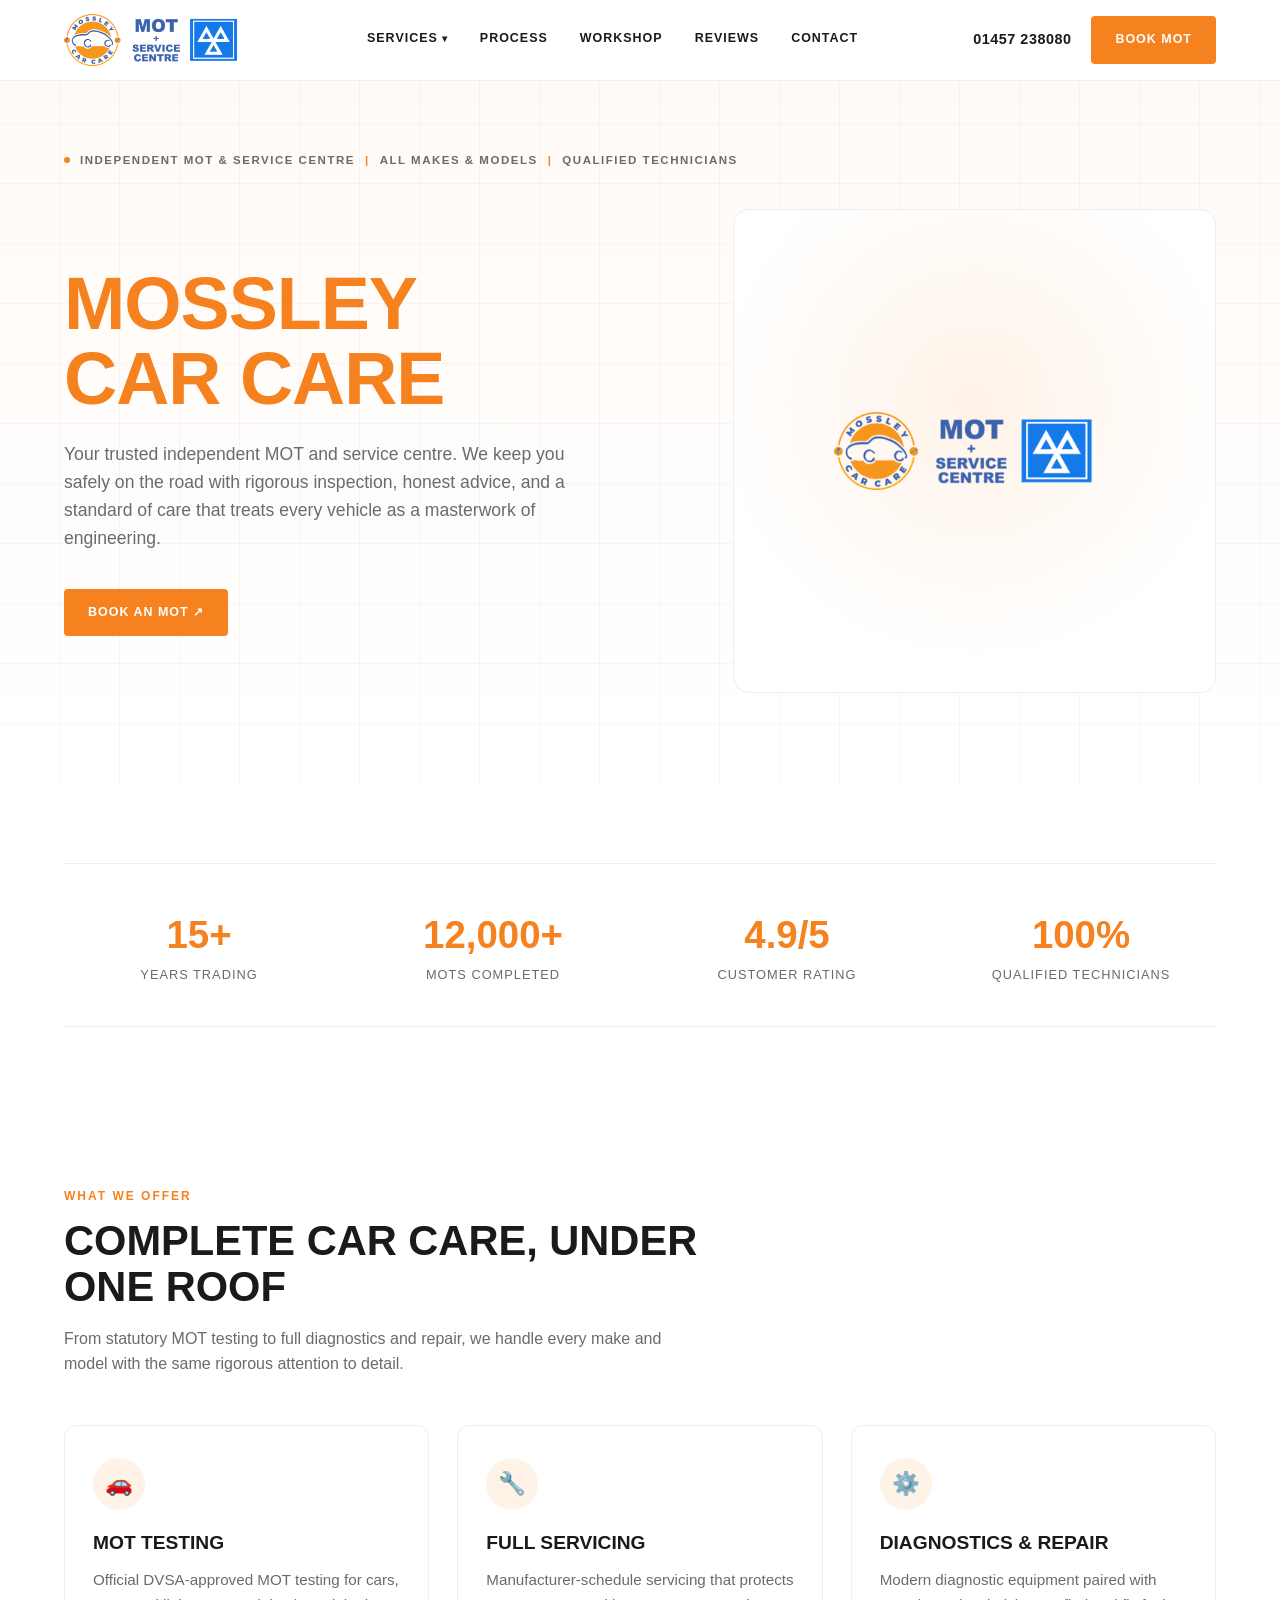
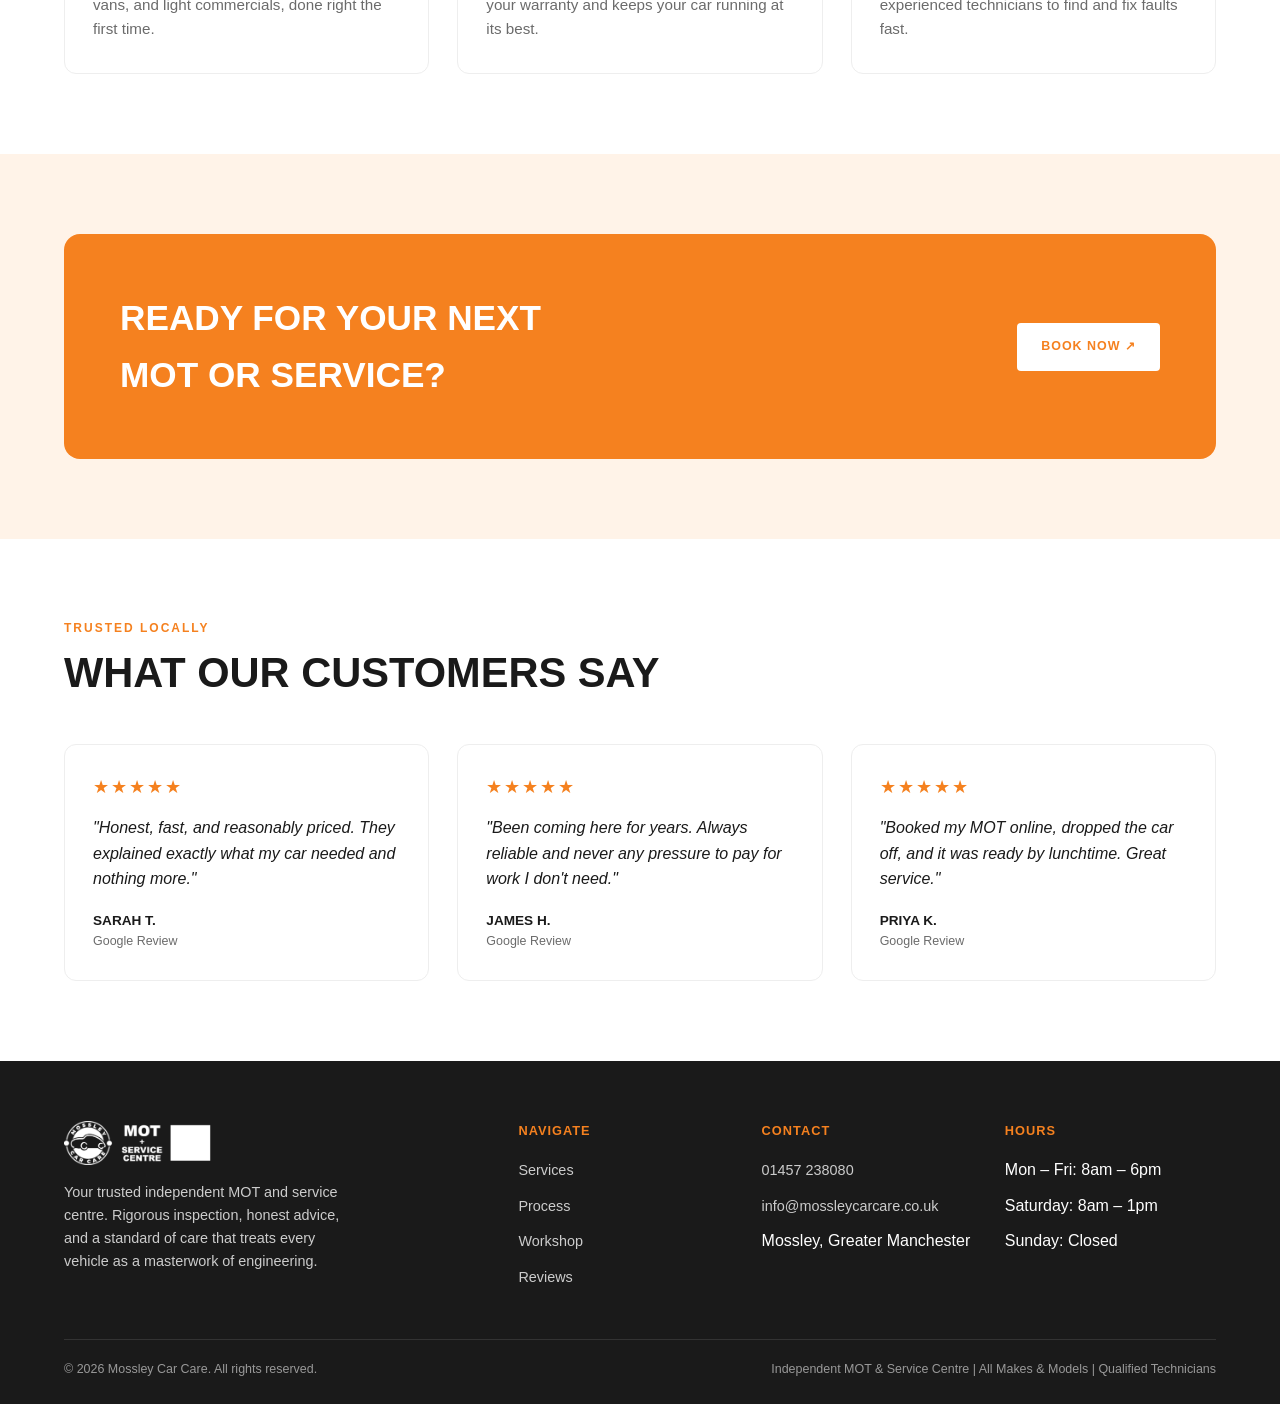
<file: index.html>
<!DOCTYPE html>
<html lang="en">
<head>
<meta charset="UTF-8">
<meta name="viewport" content="width=device-width, initial-scale=1.0">
<title>Home | Mossley Car Care</title>
<meta name="description" content="Trusted independent MOT and service centre in Mossley. All makes and models, qualified technicians.">
<link rel="stylesheet" href="style.css">
</head>
<body>
<header>
  <div class="nav-wrap">
    <a href="index.html" class="logo">
      <img src="logo-mossley-car-care-mot-service-centre-mot-372x103.png" alt="Mossley Car Care - MOT and Service Centre" class="logo-img">
    </a>
    <nav class="main-nav">
      <ul>
        <li class="dropdown">
          <a href="services.html" class="dropdown-toggle">Services <span class="caret">&#9662;</span></a>
          <ul class="dropdown-menu">
            <li><a href="mot-testing.html">MOT Testing</a></li>
            <li><a href="service-inspection.html">Full &amp; Interim Servicing</a></li>
            <li><a href="diagnostics.html">Diagnostics</a></li>
            <li><a href="brakes-suspension.html">Brakes &amp; Suspension</a></li>
            <li><a href="tyres.html">Tyres &amp; Alignment</a></li>
            <li><a href="air-conditioning.html">Air Conditioning</a></li>
            <li><a href="exhaust.html">Exhaust</a></li>
            <li><a href="batteries-electrics.html">Batteries &amp; Electrics</a></li>
          </ul>
        </li>
        <li><a href="process.html" class="">Process</a></li>
        <li><a href="workshop.html" class="">Workshop</a></li>
        <li><a href="reviews.html" class="">Reviews</a></li>
        <li><a href="contact.html" class="">Contact</a></li>
      </ul>
    </nav>
    <div class="nav-cta">
      <a href="tel:+441457238080" class="phone-link">01457 238080</a>
      <a href="contact.html" class="btn btn-primary">Book MOT</a>
      <button class="hamburger">&#9776;</button>
    </div>
  </div>
</header>

<section class="hero">
  <div class="container">
    <div class="hero-tag">
      <span class="dot"></span> INDEPENDENT MOT &amp; SERVICE CENTRE
      <span class="sep">|</span> ALL MAKES &amp; MODELS
      <span class="sep">|</span> QUALIFIED TECHNICIANS
    </div>
    <div class="hero-grid">
      <div>
        <h1>Mossley<br>Car Care</h1>
        <p class="lead">Your trusted independent MOT and service centre. We keep you safely on the road with rigorous inspection, honest advice, and a standard of care that treats every vehicle as a masterwork of engineering.</p>
        <div class="hero-actions">
          <a href="contact.html" class="btn btn-primary">Book an MOT &#8599;</a>
        </div>
      </div>
      <div class="hero-visual">
  <img src="logo-mossley-car-care-mot-service-centre-mot-372x103.png" alt="Mossley Car Care logo" class="hero-logo-img">
</div>
    </div>
  </div>
</section>

<section>
  <div class="container">
    <div class="stats">
      <div class="stat"><div class="num">15+</div><div class="label">Years Trading</div></div>
      <div class="stat"><div class="num">12,000+</div><div class="label">MOTs Completed</div></div>
      <div class="stat"><div class="num">4.9/5</div><div class="label">Customer Rating</div></div>
      <div class="stat"><div class="num">100%</div><div class="label">Qualified Technicians</div></div>
    </div>
  </div>
</section>

<section>
  <div class="container">
    <div class="section-head">
      <div class="eyebrow">What We Offer</div>
      <h2>Complete Car Care, Under One Roof</h2>
      <p>From statutory MOT testing to full diagnostics and repair, we handle every make and model with the same rigorous attention to detail.</p>
    </div>
    <div class="grid grid-3">
      <div class="card">
        <div class="icon-circle">&#128663;</div>
        <h3>MOT Testing</h3>
        <p>Official DVSA-approved MOT testing for cars, vans, and light commercials, done right the first time.</p>
      </div>
      <div class="card">
        <div class="icon-circle">&#128295;</div>
        <h3>Full Servicing</h3>
        <p>Manufacturer-schedule servicing that protects your warranty and keeps your car running at its best.</p>
      </div>
      <div class="card">
        <div class="icon-circle">&#9881;&#65039;</div>
        <h3>Diagnostics &amp; Repair</h3>
        <p>Modern diagnostic equipment paired with experienced technicians to find and fix faults fast.</p>
      </div>
    </div>
  </div>
</section>

<section class="section-alt">
  <div class="container">
    <div class="cta-band">
      <h2>Ready for your next MOT or service?</h2>
      <a href="contact.html" class="btn btn-primary">Book Now &#8599;</a>
    </div>
  </div>
</section>

<section>
  <div class="container">
    <div class="section-head">
      <div class="eyebrow">Trusted Locally</div>
      <h2>What Our Customers Say</h2>
    </div>
    <div class="grid grid-3">
      <div class="review-card">
        <div class="stars">&#9733;&#9733;&#9733;&#9733;&#9733;</div>
        <p class="quote">"Honest, fast, and reasonably priced. They explained exactly what my car needed and nothing more."</p>
        <div class="review-author">Sarah T.</div>
        <div class="review-source">Google Review</div>
      </div>
      <div class="review-card">
        <div class="stars">&#9733;&#9733;&#9733;&#9733;&#9733;</div>
        <p class="quote">"Been coming here for years. Always reliable and never any pressure to pay for work I don't need."</p>
        <div class="review-author">James H.</div>
        <div class="review-source">Google Review</div>
      </div>
      <div class="review-card">
        <div class="stars">&#9733;&#9733;&#9733;&#9733;&#9733;</div>
        <p class="quote">"Booked my MOT online, dropped the car off, and it was ready by lunchtime. Great service."</p>
        <div class="review-author">Priya K.</div>
        <div class="review-source">Google Review</div>
      </div>
    </div>
  </div>
</section>

<footer>
  <div class="container">
    <div class="footer-grid">
      <div>
        <a href="index.html" class="logo" style="margin-bottom:16px;display:flex;">
          <img src="logo-mossley-car-care-mot-service-centre-mot-372x103.png" alt="Mossley Car Care" class="logo-img logo-img-footer">
        </a>
        <p style="margin-top:14px;max-width:280px;">Your trusted independent MOT and service centre. Rigorous inspection, honest advice, and a standard of care that treats every vehicle as a masterwork of engineering.</p>
      </div>
      <div>
        <h4>Navigate</h4>
        <ul>
          <li><a href="services.html">Services</a></li>
          <li><a href="process.html">Process</a></li>
          <li><a href="workshop.html">Workshop</a></li>
          <li><a href="reviews.html">Reviews</a></li>
        </ul>
      </div>
      <div>
        <h4>Contact</h4>
        <ul>
          <li><a href="tel:+441457238080">01457 238080</a></li>
          <li><a href="mailto:info@mossleycarcare.co.uk">info@mossleycarcare.co.uk</a></li>
          <li>Mossley, Greater Manchester</li>
        </ul>
      </div>
      <div>
        <h4>Hours</h4>
        <ul>
          <li>Mon &ndash; Fri: 8am &ndash; 6pm</li>
          <li>Saturday: 8am &ndash; 1pm</li>
          <li>Sunday: Closed</li>
        </ul>
      </div>
    </div>
    <div class="footer-bottom">
      <span>&copy; <span id="year"></span> Mossley Car Care. All rights reserved.</span>
      <span>Independent MOT &amp; Service Centre | All Makes &amp; Models | Qualified Technicians</span>
    </div>
  </div>
</footer>
<script src="script.js"></script>
</body>
</html>
</file>
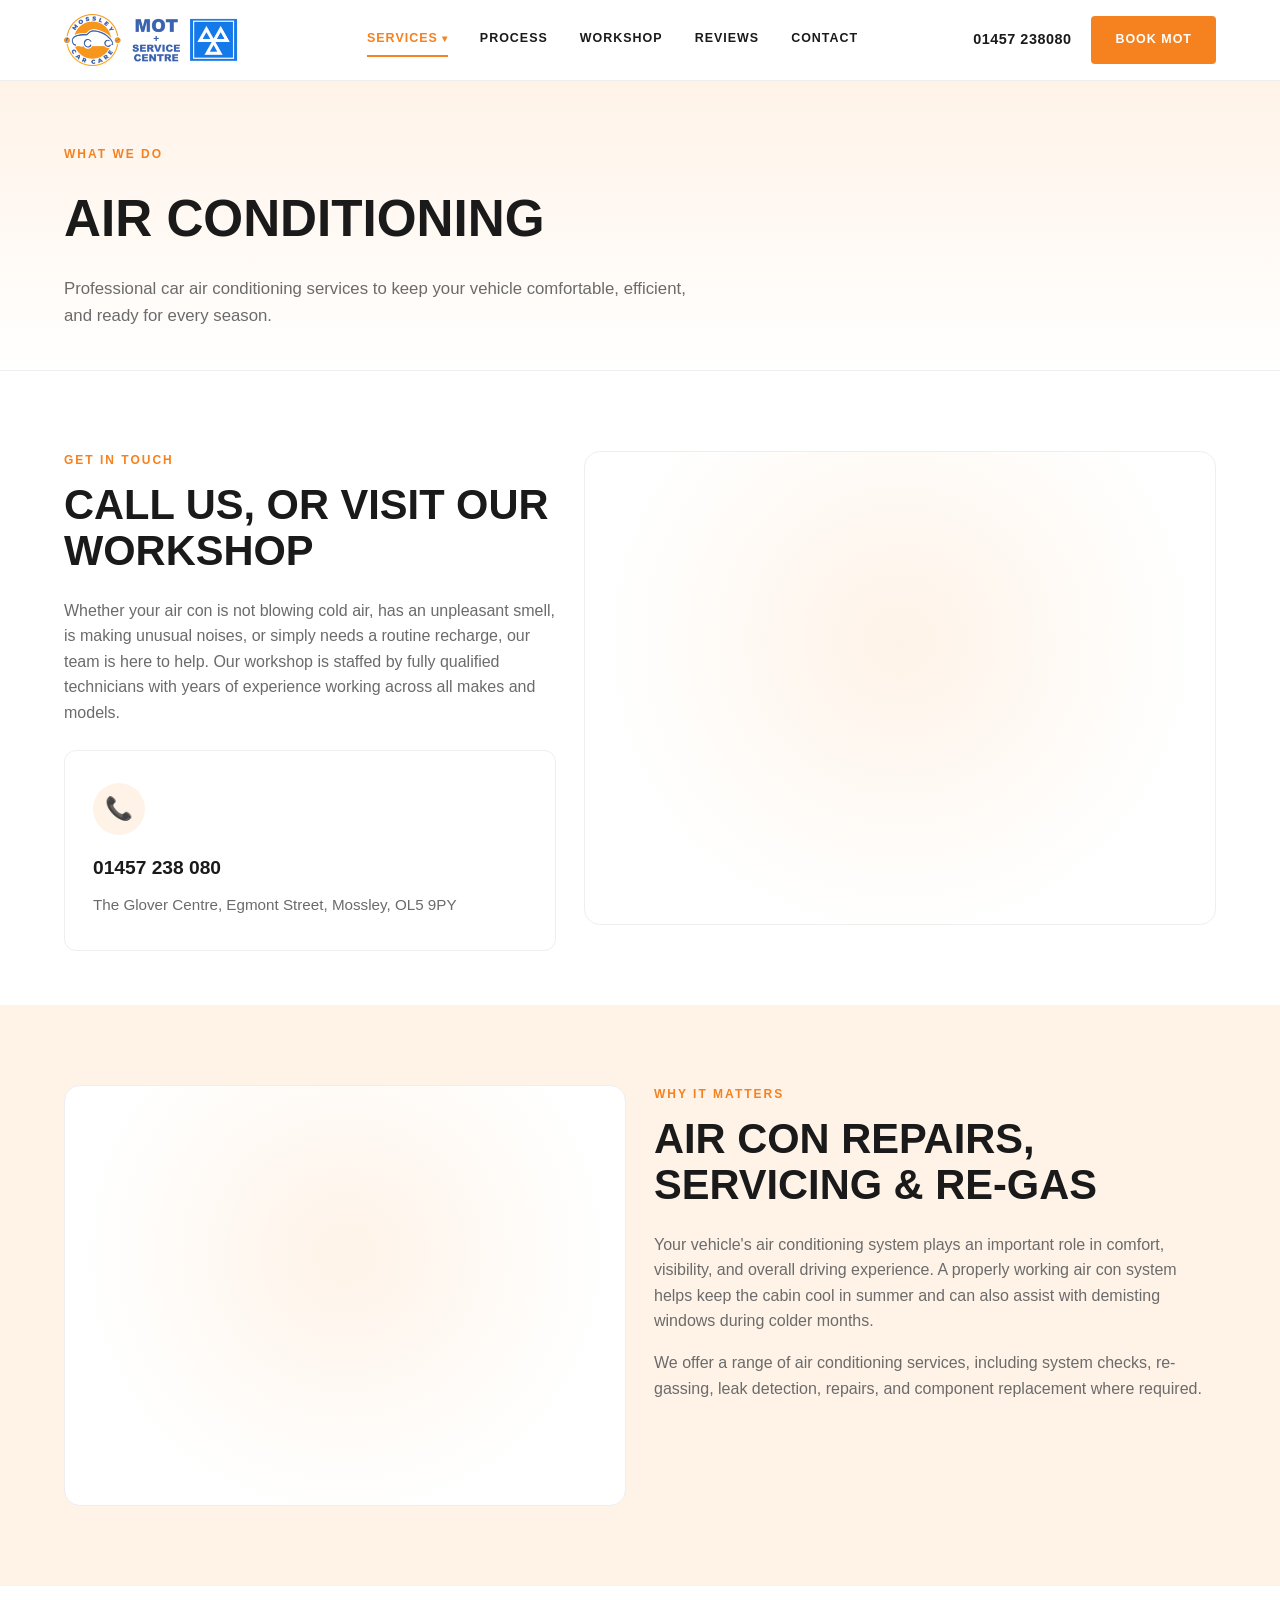
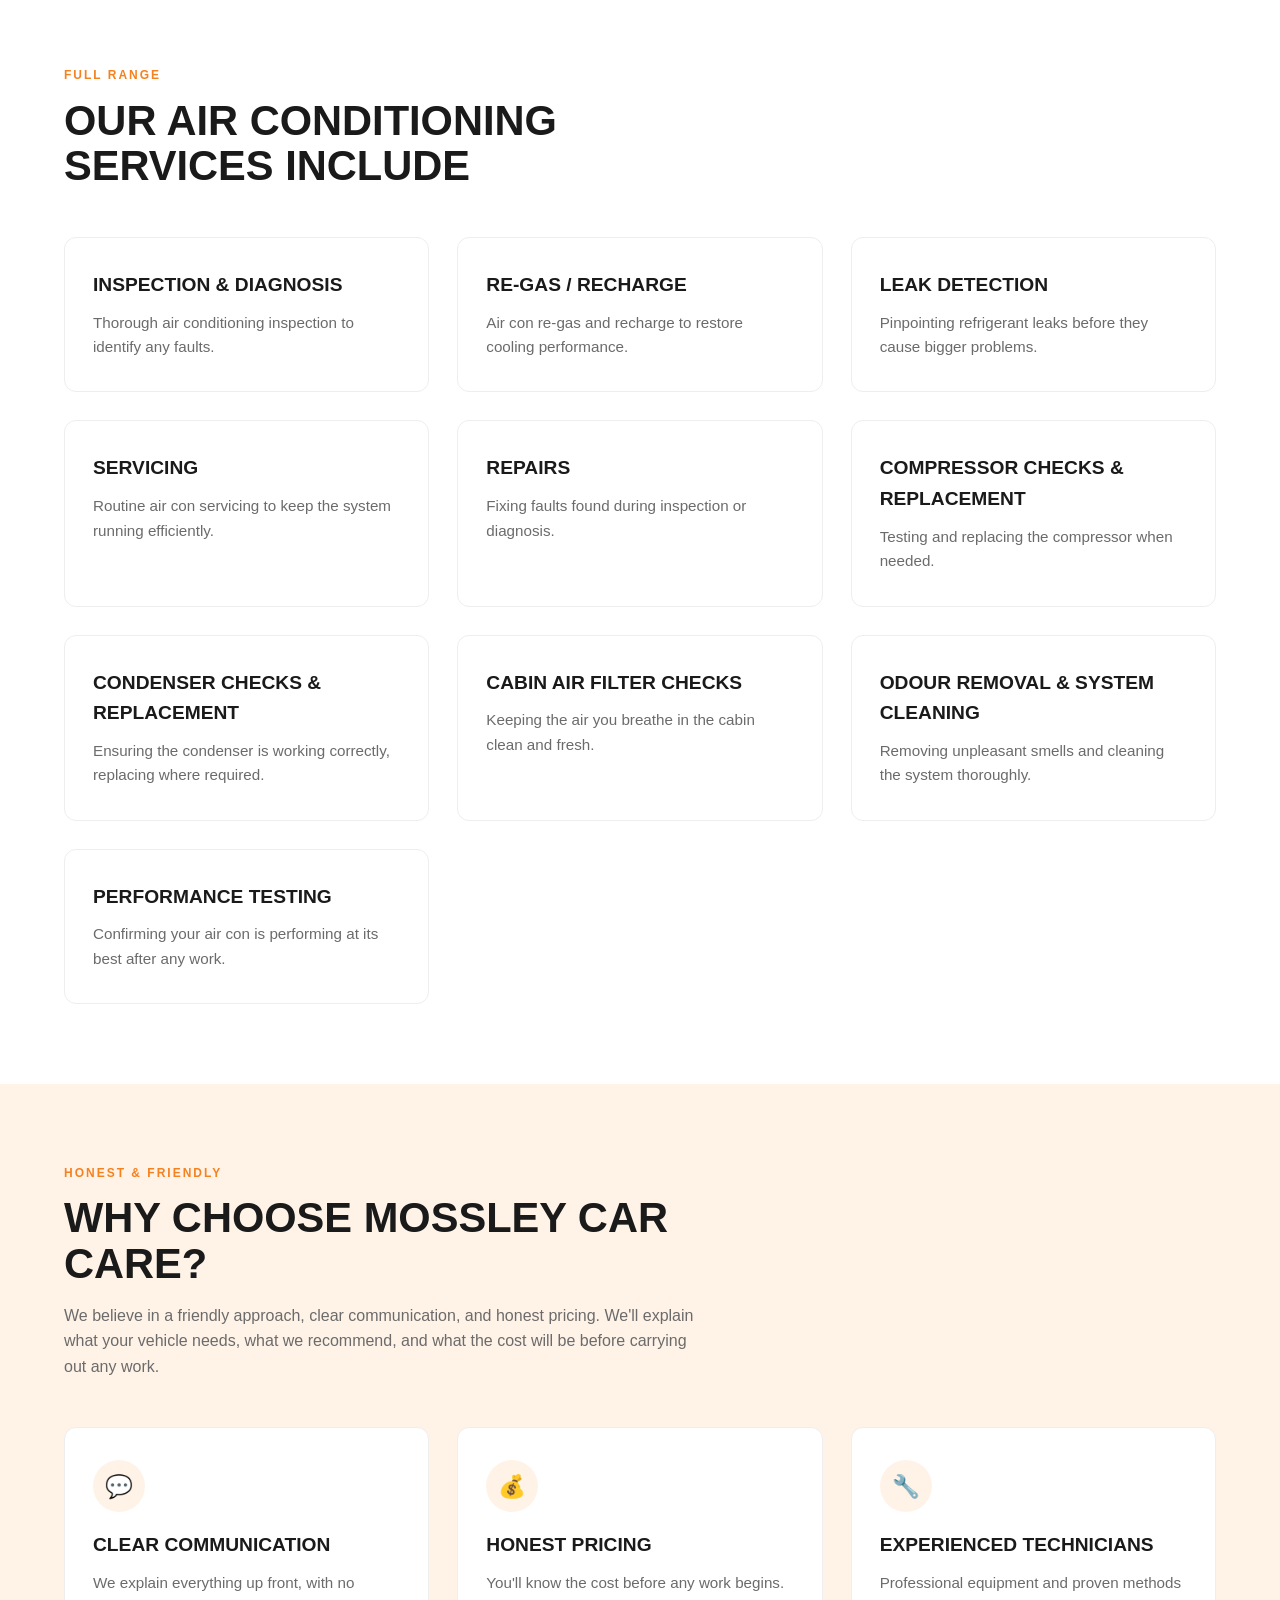
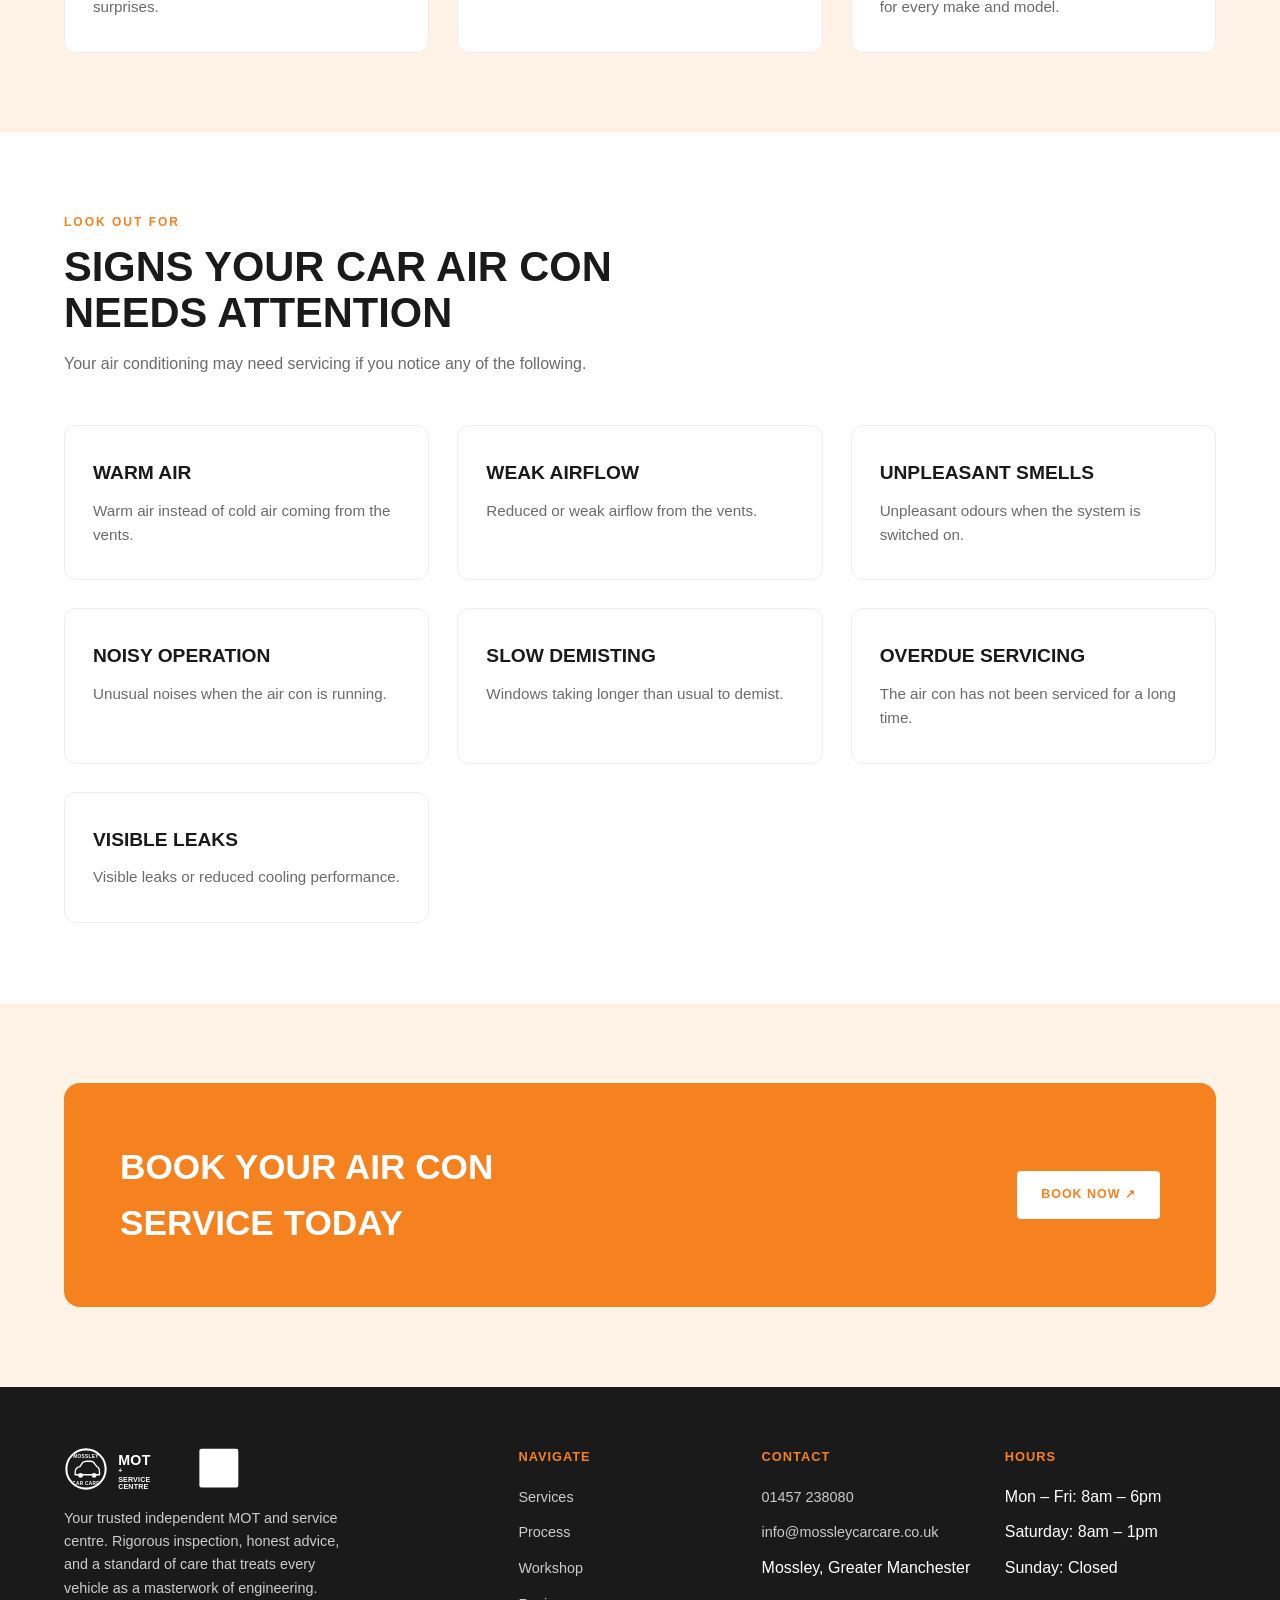
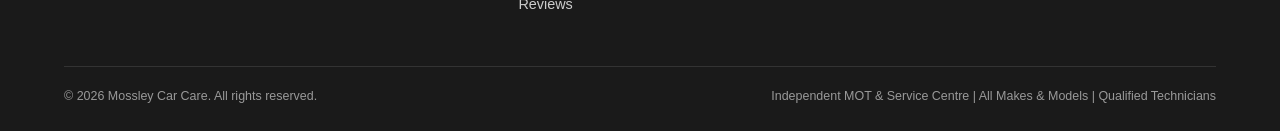
<file: air-conditioning.html>
<!DOCTYPE html>
<html lang="en">
<head>
<meta charset="UTF-8">
<meta name="viewport" content="width=device-width, initial-scale=1.0">
<title>Air Conditioning | Mossley Car Care</title>
<meta name="description" content="Professional car air conditioning services at Mossley Car Care. Re-gas, leak detection, repairs, and servicing for all makes and models.">
<link rel="stylesheet" href="style.css">
</head>
<body>
<header>
  <div class="nav-wrap">
    <a href="index.html" class="logo">
      <img src="logo-mossley-car-care-mot-service-centre-mot-372x103.png" alt="Mossley Car Care - MOT and Service Centre" class="logo-img">
    </a>
    <nav class="main-nav">
      <ul>
        <li class="dropdown">
          <a href="services.html" class="dropdown-toggle active">Services <span class="caret">&#9662;</span></a>
          <ul class="dropdown-menu">
            <li><a href="mot-testing.html">MOT Testing</a></li>
            <li><a href="service-inspection.html">Full &amp; Interim Servicing</a></li>
            <li><a href="diagnostics.html">Diagnostics</a></li>
            <li><a href="brakes-suspension.html">Brakes &amp; Suspension</a></li>
            <li><a href="tyres.html">Tyres &amp; Alignment</a></li>
            <li><a href="air-conditioning.html">Air Conditioning</a></li>
            <li><a href="exhaust.html">Exhaust</a></li>
            <li><a href="batteries-electrics.html">Batteries &amp; Electrics</a></li>
          </ul>
        </li>
        <li><a href="process.html" class="">Process</a></li>
        <li><a href="workshop.html" class="">Workshop</a></li>
        <li><a href="reviews.html" class="">Reviews</a></li>
        <li><a href="contact.html" class="">Contact</a></li>
      </ul>
    </nav>
    <div class="nav-cta">
      <a href="tel:+441457238080" class="phone-link">01457 238080</a>
      <a href="contact.html" class="btn btn-primary">Book MOT</a>
      <button class="hamburger">&#9776;</button>
    </div>
  </div>
</header>

<section class="page-hero">
  <div class="container">
    <div class="eyebrow">What We Do</div>
    <h1>Air Conditioning</h1>
    <p>Professional car air conditioning services to keep your vehicle comfortable, efficient, and ready for every season.</p>
  </div>
</section>

<section>
  <div class="container">
    <div class="grid grid-2">
      <div>
        <div class="section-head" style="margin-bottom:24px;">
          <div class="eyebrow">Get In Touch</div>
          <h2>Call Us, Or Visit Our Workshop</h2>
        </div>
        <p style="color:var(--gray);margin-bottom:16px;">Whether your air con is not blowing cold air, has an unpleasant smell, is making unusual noises, or simply needs a routine recharge, our team is here to help. Our workshop is staffed by fully qualified technicians with years of experience working across all makes and models.</p>
        <div class="card" style="margin-top:24px;">
          <div class="icon-circle">&#128222;</div>
          <h3>01457 238 080</h3>
          <p>The Glover Centre, Egmont Street, Mossley, OL5 9PY</p>
        </div>
      </div>
      <div class="hero-visual" style="aspect-ratio:4/3;"></div>
    </div>
  </div>
</section>

<section class="section-alt">
  <div class="container">
    <div class="grid grid-2">
      <div class="hero-visual" style="aspect-ratio:4/3;"></div>
      <div>
        <div class="section-head" style="margin-bottom:24px;">
          <div class="eyebrow">Why It Matters</div>
          <h2>Air Con Repairs, Servicing &amp; Re-Gas</h2>
        </div>
        <p style="color:var(--gray);margin-bottom:16px;">Your vehicle's air conditioning system plays an important role in comfort, visibility, and overall driving experience. A properly working air con system helps keep the cabin cool in summer and can also assist with demisting windows during colder months.</p>
        <p style="color:var(--gray);">We offer a range of air conditioning services, including system checks, re-gassing, leak detection, repairs, and component replacement where required.</p>
      </div>
    </div>
  </div>
</section>

<section>
  <div class="container">
    <div class="section-head">
      <div class="eyebrow">Full Range</div>
      <h2>Our Air Conditioning Services Include</h2>
    </div>
    <div class="grid grid-3">
      <div class="card"><h3>Inspection &amp; Diagnosis</h3><p>Thorough air conditioning inspection to identify any faults.</p></div>
      <div class="card"><h3>Re-Gas / Recharge</h3><p>Air con re-gas and recharge to restore cooling performance.</p></div>
      <div class="card"><h3>Leak Detection</h3><p>Pinpointing refrigerant leaks before they cause bigger problems.</p></div>
      <div class="card"><h3>Servicing</h3><p>Routine air con servicing to keep the system running efficiently.</p></div>
      <div class="card"><h3>Repairs</h3><p>Fixing faults found during inspection or diagnosis.</p></div>
      <div class="card"><h3>Compressor Checks &amp; Replacement</h3><p>Testing and replacing the compressor when needed.</p></div>
      <div class="card"><h3>Condenser Checks &amp; Replacement</h3><p>Ensuring the condenser is working correctly, replacing where required.</p></div>
      <div class="card"><h3>Cabin Air Filter Checks</h3><p>Keeping the air you breathe in the cabin clean and fresh.</p></div>
      <div class="card"><h3>Odour Removal &amp; System Cleaning</h3><p>Removing unpleasant smells and cleaning the system thoroughly.</p></div>
      <div class="card"><h3>Performance Testing</h3><p>Confirming your air con is performing at its best after any work.</p></div>
    </div>
  </div>
</section>

<section class="section-alt">
  <div class="container">
    <div class="section-head">
      <div class="eyebrow">Honest &amp; Friendly</div>
      <h2>Why Choose Mossley Car Care?</h2>
      <p>We believe in a friendly approach, clear communication, and honest pricing. We'll explain what your vehicle needs, what we recommend, and what the cost will be before carrying out any work.</p>
    </div>
    <div class="grid grid-3">
      <div class="card">
        <div class="icon-circle">&#128172;</div>
        <h3>Clear Communication</h3>
        <p>We explain everything up front, with no surprises.</p>
      </div>
      <div class="card">
        <div class="icon-circle">&#128176;</div>
        <h3>Honest Pricing</h3>
        <p>You'll know the cost before any work begins.</p>
      </div>
      <div class="card">
        <div class="icon-circle">&#128295;</div>
        <h3>Experienced Technicians</h3>
        <p>Professional equipment and proven methods for every make and model.</p>
      </div>
    </div>
  </div>
</section>

<section>
  <div class="container">
    <div class="section-head">
      <div class="eyebrow">Look Out For</div>
      <h2>Signs Your Car Air Con Needs Attention</h2>
      <p>Your air conditioning may need servicing if you notice any of the following.</p>
    </div>
    <div class="grid grid-3">
      <div class="card"><h3>Warm Air</h3><p>Warm air instead of cold air coming from the vents.</p></div>
      <div class="card"><h3>Weak Airflow</h3><p>Reduced or weak airflow from the vents.</p></div>
      <div class="card"><h3>Unpleasant Smells</h3><p>Unpleasant odours when the system is switched on.</p></div>
      <div class="card"><h3>Noisy Operation</h3><p>Unusual noises when the air con is running.</p></div>
      <div class="card"><h3>Slow Demisting</h3><p>Windows taking longer than usual to demist.</p></div>
      <div class="card"><h3>Overdue Servicing</h3><p>The air con has not been serviced for a long time.</p></div>
      <div class="card"><h3>Visible Leaks</h3><p>Visible leaks or reduced cooling performance.</p></div>
    </div>
  </div>
</section>

<section class="section-alt">
  <div class="container">
    <div class="cta-band">
      <h2>Book your air con service today</h2>
      <a href="contact.html" class="btn btn-primary">Book Now &#8599;</a>
    </div>
  </div>
</section>

<footer>
  <div class="container">
    <div class="footer-grid">
      <div>
        <a href="index.html" class="logo" style="margin-bottom:16px;display:flex;">
          <img src="logo.svg" alt="Mossley Car Care" class="logo-img logo-img-footer">
        </a>
        <p style="margin-top:14px;max-width:280px;">Your trusted independent MOT and service centre. Rigorous inspection, honest advice, and a standard of care that treats every vehicle as a masterwork of engineering.</p>
      </div>
      <div>
        <h4>Navigate</h4>
        <ul>
          <li><a href="services.html">Services</a></li>
          <li><a href="process.html">Process</a></li>
          <li><a href="workshop.html">Workshop</a></li>
          <li><a href="reviews.html">Reviews</a></li>
        </ul>
      </div>
      <div>
        <h4>Contact</h4>
        <ul>
          <li><a href="tel:+441457238080">01457 238080</a></li>
          <li><a href="mailto:info@mossleycarcare.co.uk">info@mossleycarcare.co.uk</a></li>
          <li>Mossley, Greater Manchester</li>
        </ul>
      </div>
      <div>
        <h4>Hours</h4>
        <ul>
          <li>Mon &ndash; Fri: 8am &ndash; 6pm</li>
          <li>Saturday: 8am &ndash; 1pm</li>
          <li>Sunday: Closed</li>
        </ul>
      </div>
    </div>
    <div class="footer-bottom">
      <span>&copy; <span id="year"></span> Mossley Car Care. All rights reserved.</span>
      <span>Independent MOT &amp; Service Centre | All Makes &amp; Models | Qualified Technicians</span>
    </div>
  </div>
</footer>
<script src="script.js"></script>
</body>
</html>
</file>
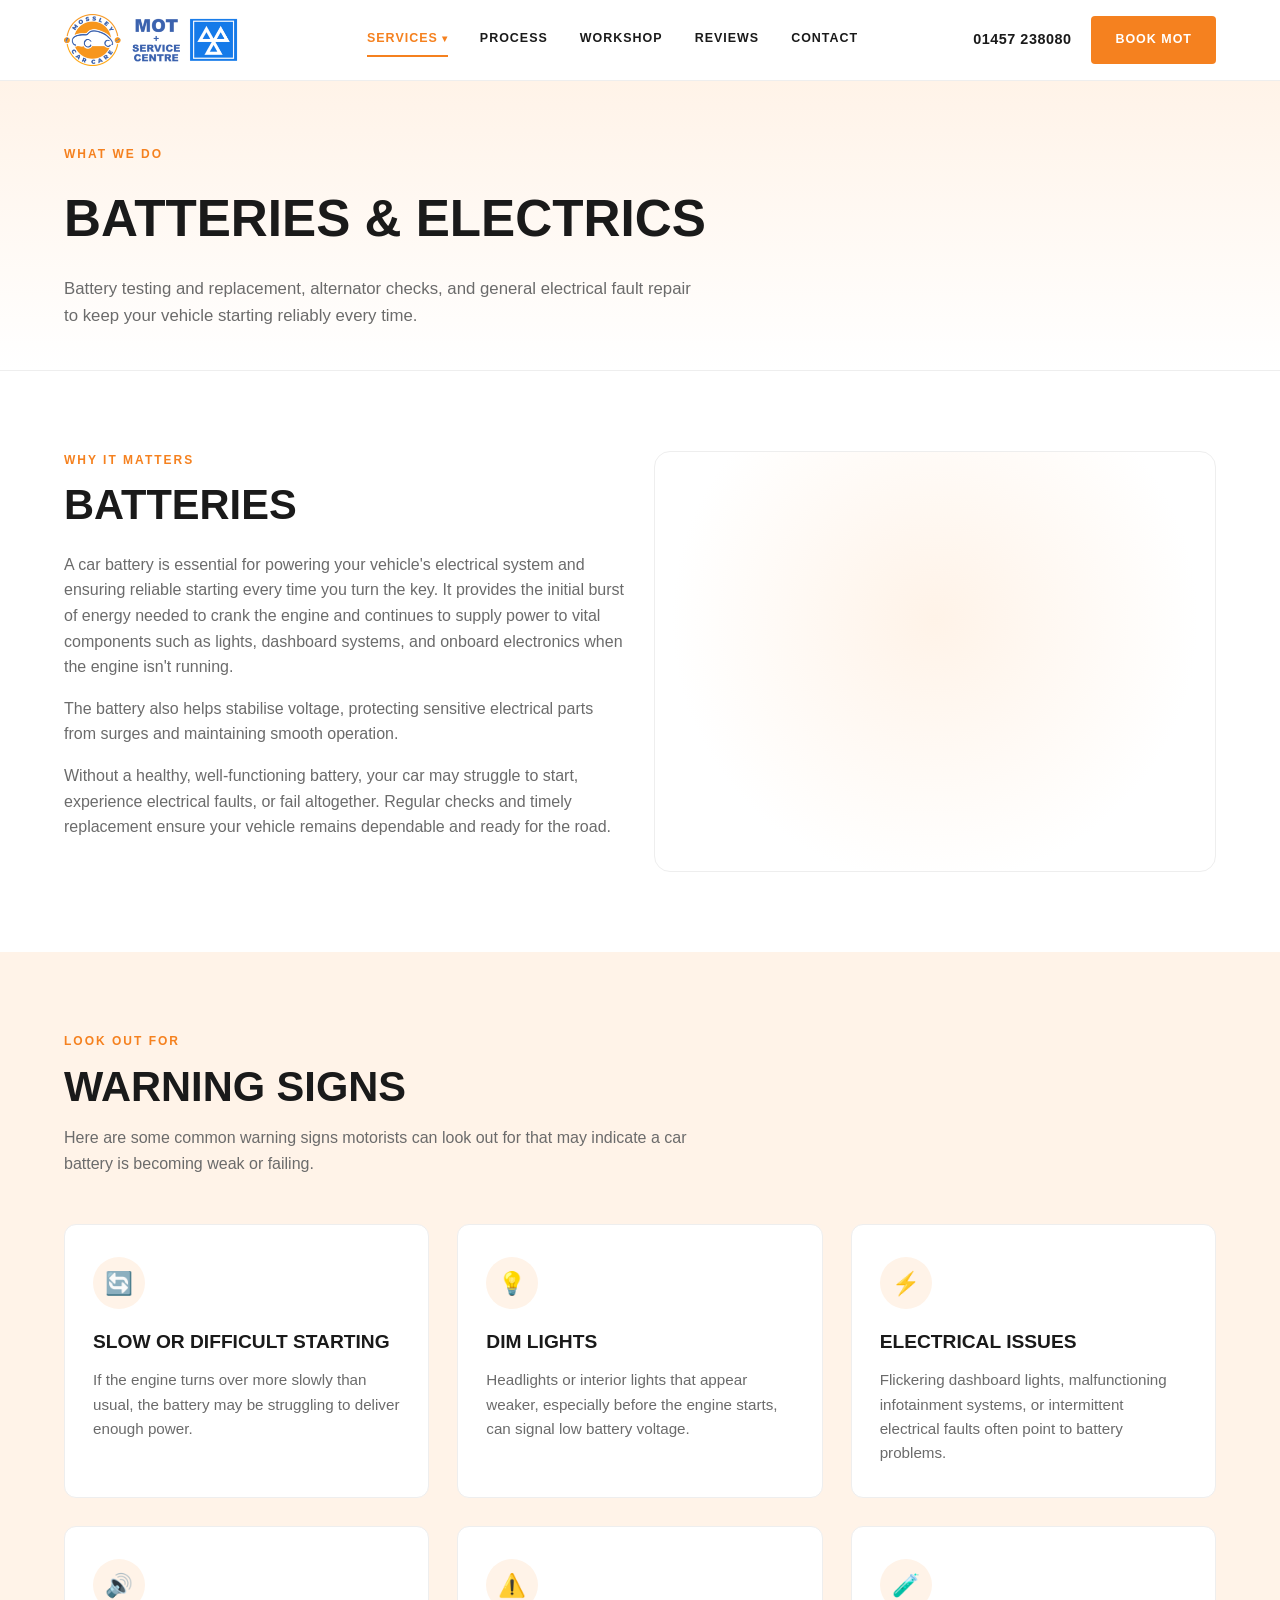
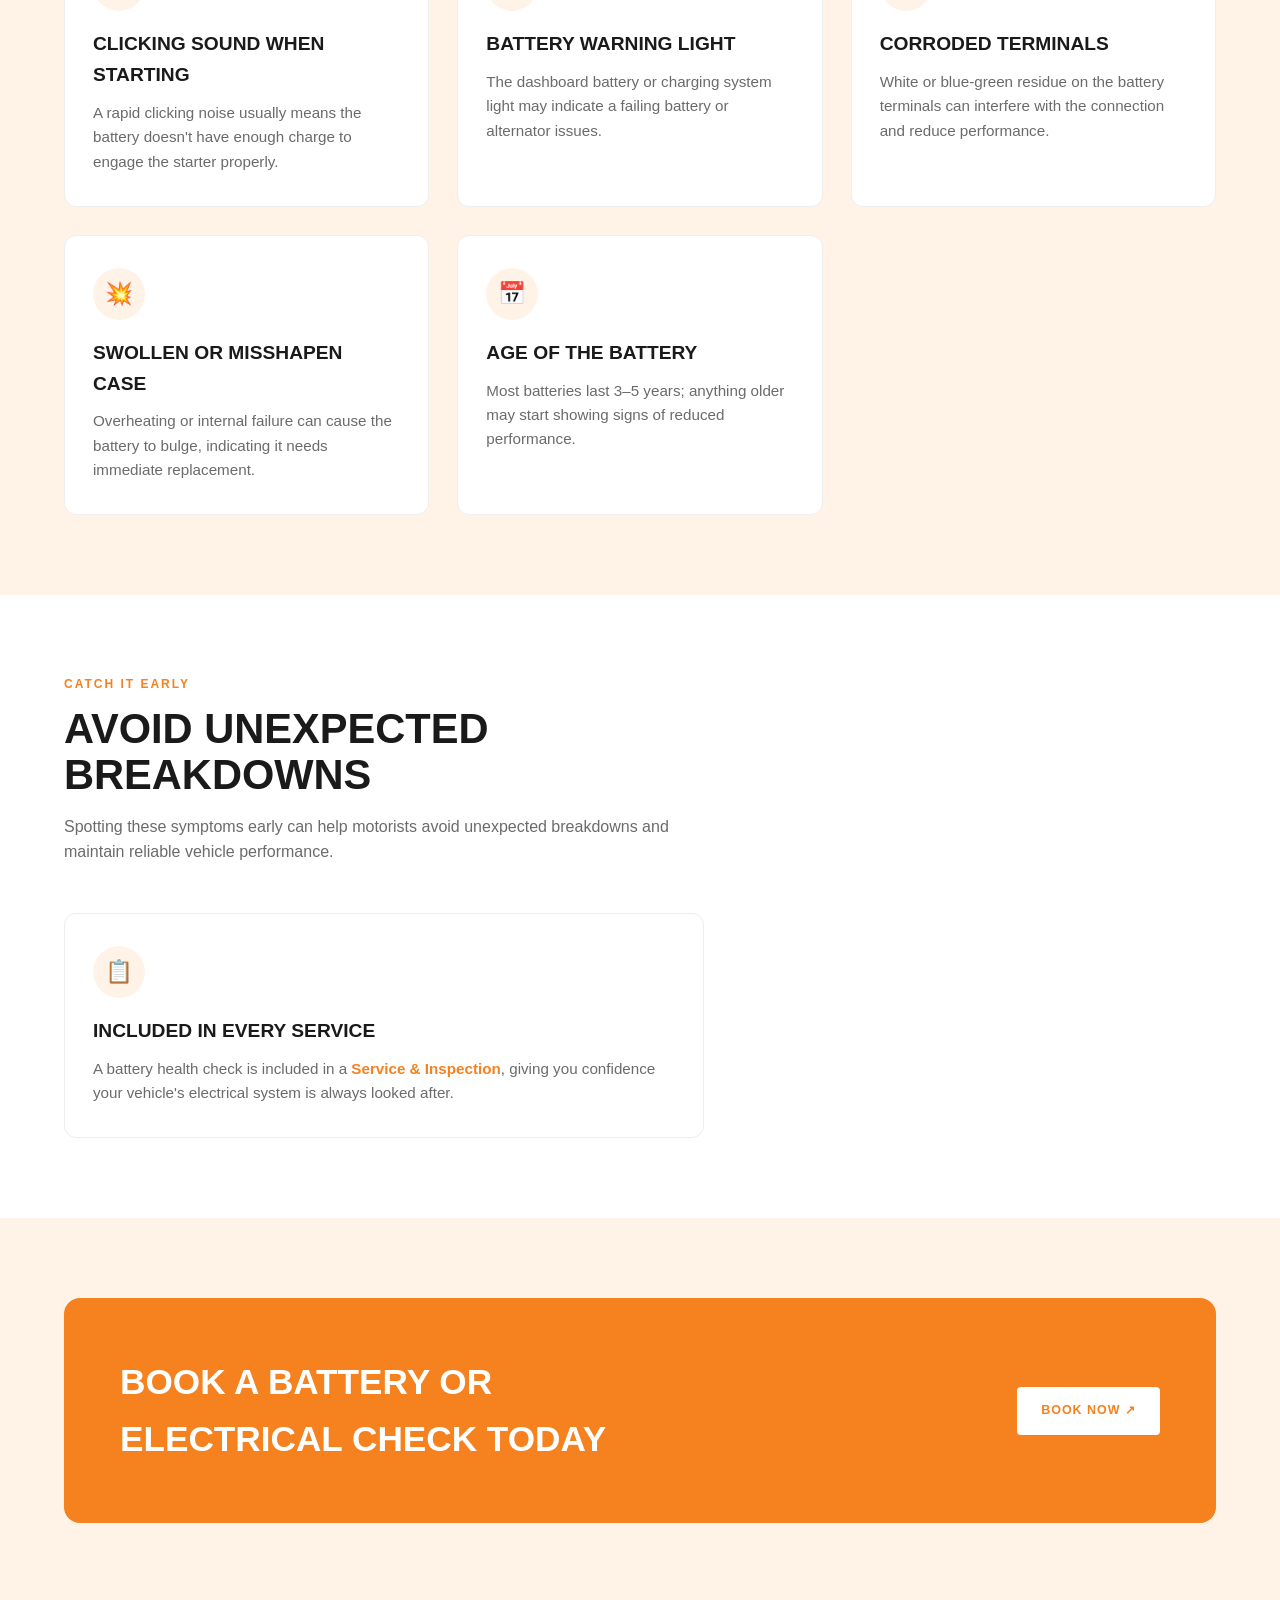
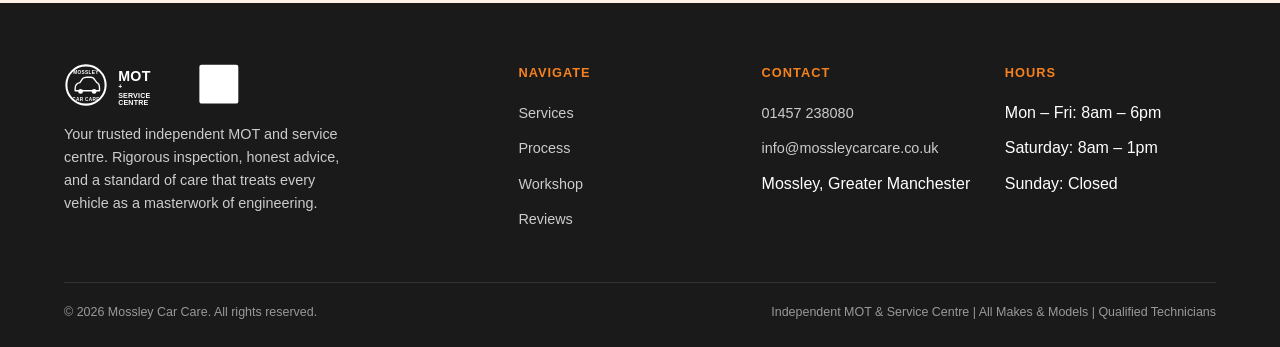
<file: batteries-electrics.html>
<!DOCTYPE html>
<html lang="en">
<head>
<meta charset="UTF-8">
<meta name="viewport" content="width=device-width, initial-scale=1.0">
<title>Batteries & Electrics | Mossley Car Care</title>
<meta name="description" content="Battery testing, replacement, and electrical fault repair at Mossley Car Care. Warning signs to watch for and why battery health matters.">
<link rel="stylesheet" href="style.css">
</head>
<body>
<header>
  <div class="nav-wrap">
    <a href="index.html" class="logo">
      <img src="logo-mossley-car-care-mot-service-centre-mot-372x103.png" alt="Mossley Car Care - MOT and Service Centre" class="logo-img">
    </a>
    <nav class="main-nav">
      <ul>
        <li class="dropdown">
          <a href="services.html" class="dropdown-toggle active">Services <span class="caret">&#9662;</span></a>
          <ul class="dropdown-menu">
            <li><a href="mot-testing.html">MOT Testing</a></li>
            <li><a href="service-inspection.html">Full &amp; Interim Servicing</a></li>
            <li><a href="diagnostics.html">Diagnostics</a></li>
            <li><a href="brakes-suspension.html">Brakes &amp; Suspension</a></li>
            <li><a href="tyres.html">Tyres &amp; Alignment</a></li>
            <li><a href="air-conditioning.html">Air Conditioning</a></li>
            <li><a href="exhaust.html">Exhaust</a></li>
            <li><a href="batteries-electrics.html">Batteries &amp; Electrics</a></li>
          </ul>
        </li>
        <li><a href="process.html" class="">Process</a></li>
        <li><a href="workshop.html" class="">Workshop</a></li>
        <li><a href="reviews.html" class="">Reviews</a></li>
        <li><a href="contact.html" class="">Contact</a></li>
      </ul>
    </nav>
    <div class="nav-cta">
      <a href="tel:+441457238080" class="phone-link">01457 238080</a>
      <a href="contact.html" class="btn btn-primary">Book MOT</a>
      <button class="hamburger">&#9776;</button>
    </div>
  </div>
</header>

<section class="page-hero">
  <div class="container">
    <div class="eyebrow">What We Do</div>
    <h1>Batteries &amp; Electrics</h1>
    <p>Battery testing and replacement, alternator checks, and general electrical fault repair to keep your vehicle starting reliably every time.</p>
  </div>
</section>

<section>
  <div class="container">
    <div class="grid grid-2">
      <div>
        <div class="section-head" style="margin-bottom:24px;">
          <div class="eyebrow">Why It Matters</div>
          <h2>Batteries</h2>
        </div>
        <p style="color:var(--gray);margin-bottom:16px;">A car battery is essential for powering your vehicle's electrical system and ensuring reliable starting every time you turn the key. It provides the initial burst of energy needed to crank the engine and continues to supply power to vital components such as lights, dashboard systems, and onboard electronics when the engine isn't running.</p>
        <p style="color:var(--gray);margin-bottom:16px;">The battery also helps stabilise voltage, protecting sensitive electrical parts from surges and maintaining smooth operation.</p>
        <p style="color:var(--gray);">Without a healthy, well-functioning battery, your car may struggle to start, experience electrical faults, or fail altogether. Regular checks and timely replacement ensure your vehicle remains dependable and ready for the road.</p>
      </div>
      <div class="hero-visual" style="aspect-ratio:4/3;"></div>
    </div>
  </div>
</section>

<section class="section-alt">
  <div class="container">
    <div class="section-head">
      <div class="eyebrow">Look Out For</div>
      <h2>Warning Signs</h2>
      <p>Here are some common warning signs motorists can look out for that may indicate a car battery is becoming weak or failing.</p>
    </div>
    <div class="grid grid-3">
      <div class="card">
        <div class="icon-circle">&#128260;</div>
        <h3>Slow Or Difficult Starting</h3>
        <p>If the engine turns over more slowly than usual, the battery may be struggling to deliver enough power.</p>
      </div>
      <div class="card">
        <div class="icon-circle">&#128161;</div>
        <h3>Dim Lights</h3>
        <p>Headlights or interior lights that appear weaker, especially before the engine starts, can signal low battery voltage.</p>
      </div>
      <div class="card">
        <div class="icon-circle">&#9889;</div>
        <h3>Electrical Issues</h3>
        <p>Flickering dashboard lights, malfunctioning infotainment systems, or intermittent electrical faults often point to battery problems.</p>
      </div>
      <div class="card">
        <div class="icon-circle">&#128266;</div>
        <h3>Clicking Sound When Starting</h3>
        <p>A rapid clicking noise usually means the battery doesn't have enough charge to engage the starter properly.</p>
      </div>
      <div class="card">
        <div class="icon-circle">&#9888;&#65039;</div>
        <h3>Battery Warning Light</h3>
        <p>The dashboard battery or charging system light may indicate a failing battery or alternator issues.</p>
      </div>
      <div class="card">
        <div class="icon-circle">&#129514;</div>
        <h3>Corroded Terminals</h3>
        <p>White or blue-green residue on the battery terminals can interfere with the connection and reduce performance.</p>
      </div>
      <div class="card">
        <div class="icon-circle">&#128165;</div>
        <h3>Swollen Or Misshapen Case</h3>
        <p>Overheating or internal failure can cause the battery to bulge, indicating it needs immediate replacement.</p>
      </div>
      <div class="card">
        <div class="icon-circle">&#128197;</div>
        <h3>Age Of The Battery</h3>
        <p>Most batteries last 3&ndash;5 years; anything older may start showing signs of reduced performance.</p>
      </div>
    </div>
  </div>
</section>

<section>
  <div class="container">
    <div class="section-head">
      <div class="eyebrow">Catch It Early</div>
      <h2>Avoid Unexpected Breakdowns</h2>
      <p>Spotting these symptoms early can help motorists avoid unexpected breakdowns and maintain reliable vehicle performance.</p>
    </div>
    <div class="card" style="max-width:640px;">
      <div class="icon-circle">&#128203;</div>
      <h3>Included In Every Service</h3>
      <p>A battery health check is included in a <a href="service-inspection.html" style="color:var(--orange);font-weight:700;">Service &amp; Inspection</a>, giving you confidence your vehicle's electrical system is always looked after.</p>
    </div>
  </div>
</section>

<section class="section-alt">
  <div class="container">
    <div class="cta-band">
      <h2>Book a battery or electrical check today</h2>
      <a href="contact.html" class="btn btn-primary">Book Now &#8599;</a>
    </div>
  </div>
</section>

<footer>
  <div class="container">
    <div class="footer-grid">
      <div>
        <a href="index.html" class="logo" style="margin-bottom:16px;display:flex;">
          <img src="logo.svg" alt="Mossley Car Care" class="logo-img logo-img-footer">
        </a>
        <p style="margin-top:14px;max-width:280px;">Your trusted independent MOT and service centre. Rigorous inspection, honest advice, and a standard of care that treats every vehicle as a masterwork of engineering.</p>
      </div>
      <div>
        <h4>Navigate</h4>
        <ul>
          <li><a href="services.html">Services</a></li>
          <li><a href="process.html">Process</a></li>
          <li><a href="workshop.html">Workshop</a></li>
          <li><a href="reviews.html">Reviews</a></li>
        </ul>
      </div>
      <div>
        <h4>Contact</h4>
        <ul>
          <li><a href="tel:+441457238080">01457 238080</a></li>
          <li><a href="mailto:info@mossleycarcare.co.uk">info@mossleycarcare.co.uk</a></li>
          <li>Mossley, Greater Manchester</li>
        </ul>
      </div>
      <div>
        <h4>Hours</h4>
        <ul>
          <li>Mon &ndash; Fri: 8am &ndash; 6pm</li>
          <li>Saturday: 8am &ndash; 1pm</li>
          <li>Sunday: Closed</li>
        </ul>
      </div>
    </div>
    <div class="footer-bottom">
      <span>&copy; <span id="year"></span> Mossley Car Care. All rights reserved.</span>
      <span>Independent MOT &amp; Service Centre | All Makes &amp; Models | Qualified Technicians</span>
    </div>
  </div>
</footer>
<script src="script.js"></script>
</body>
</html>
</file>
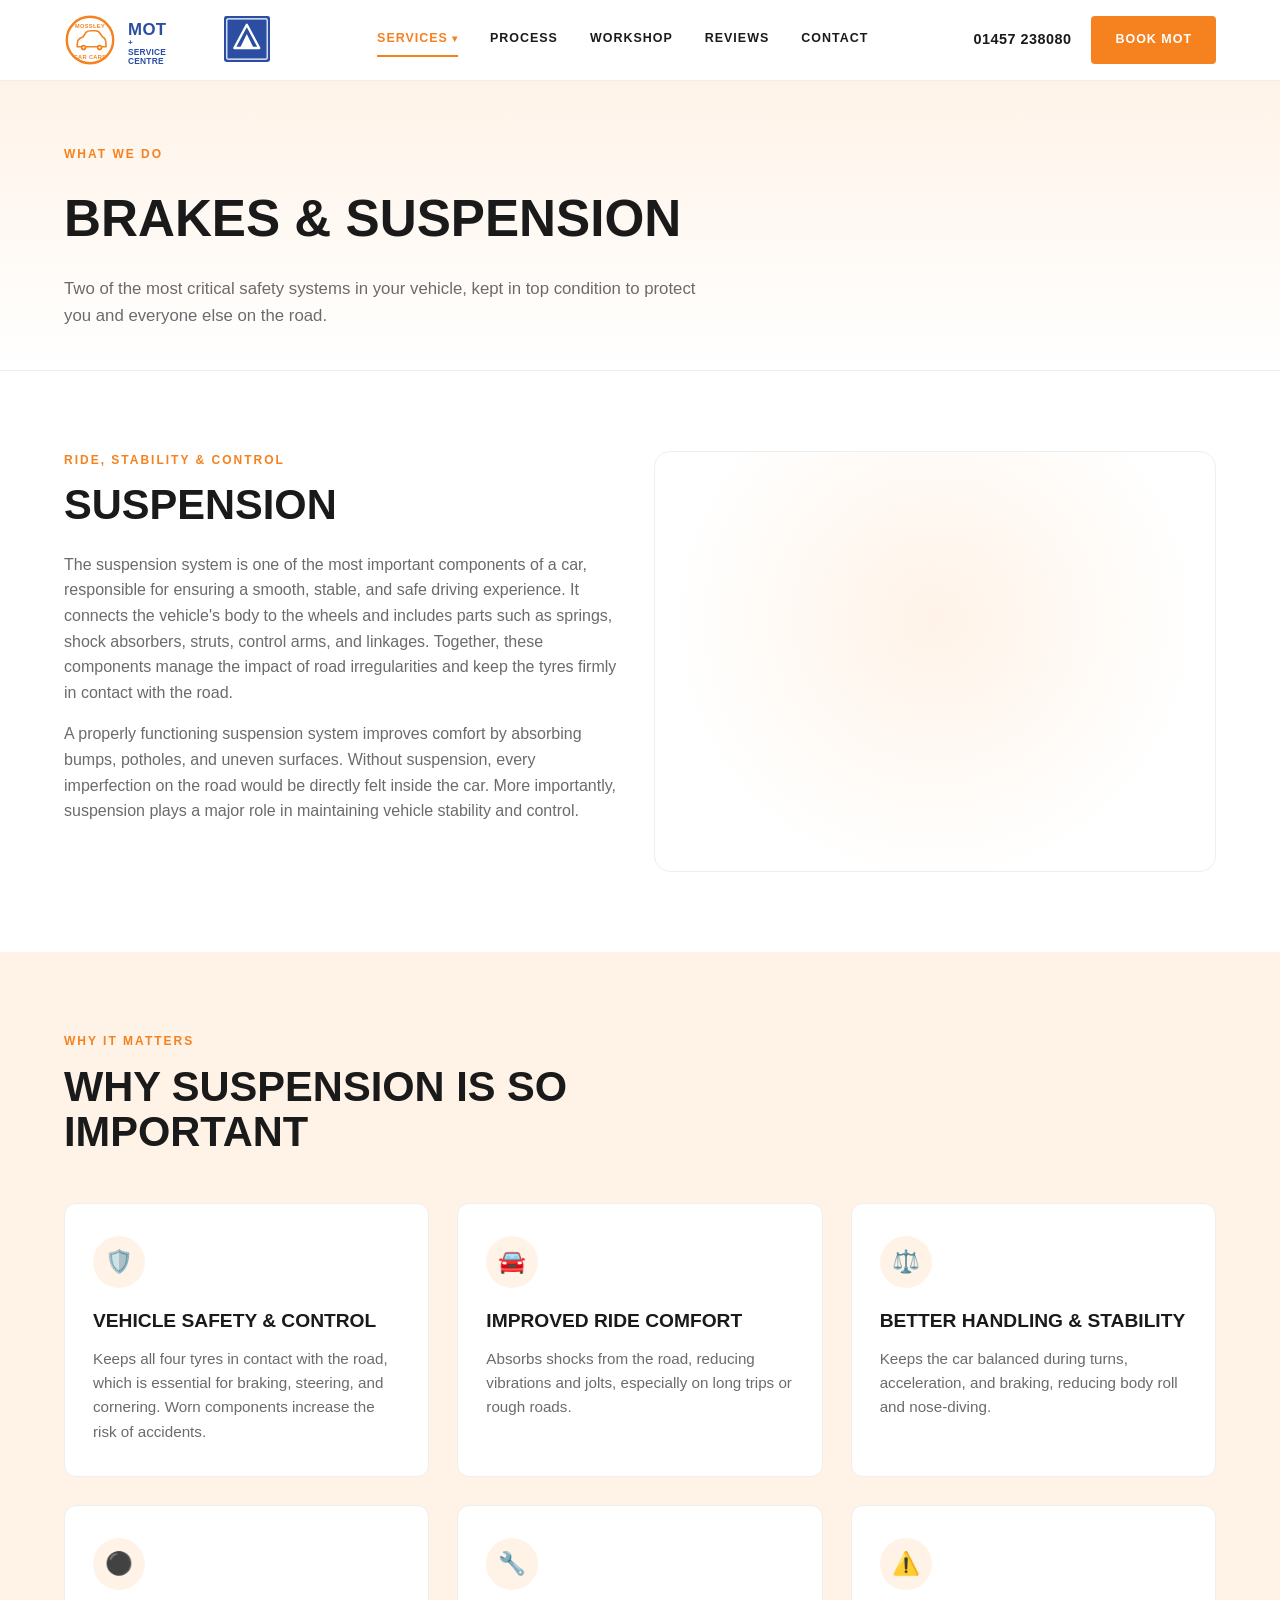
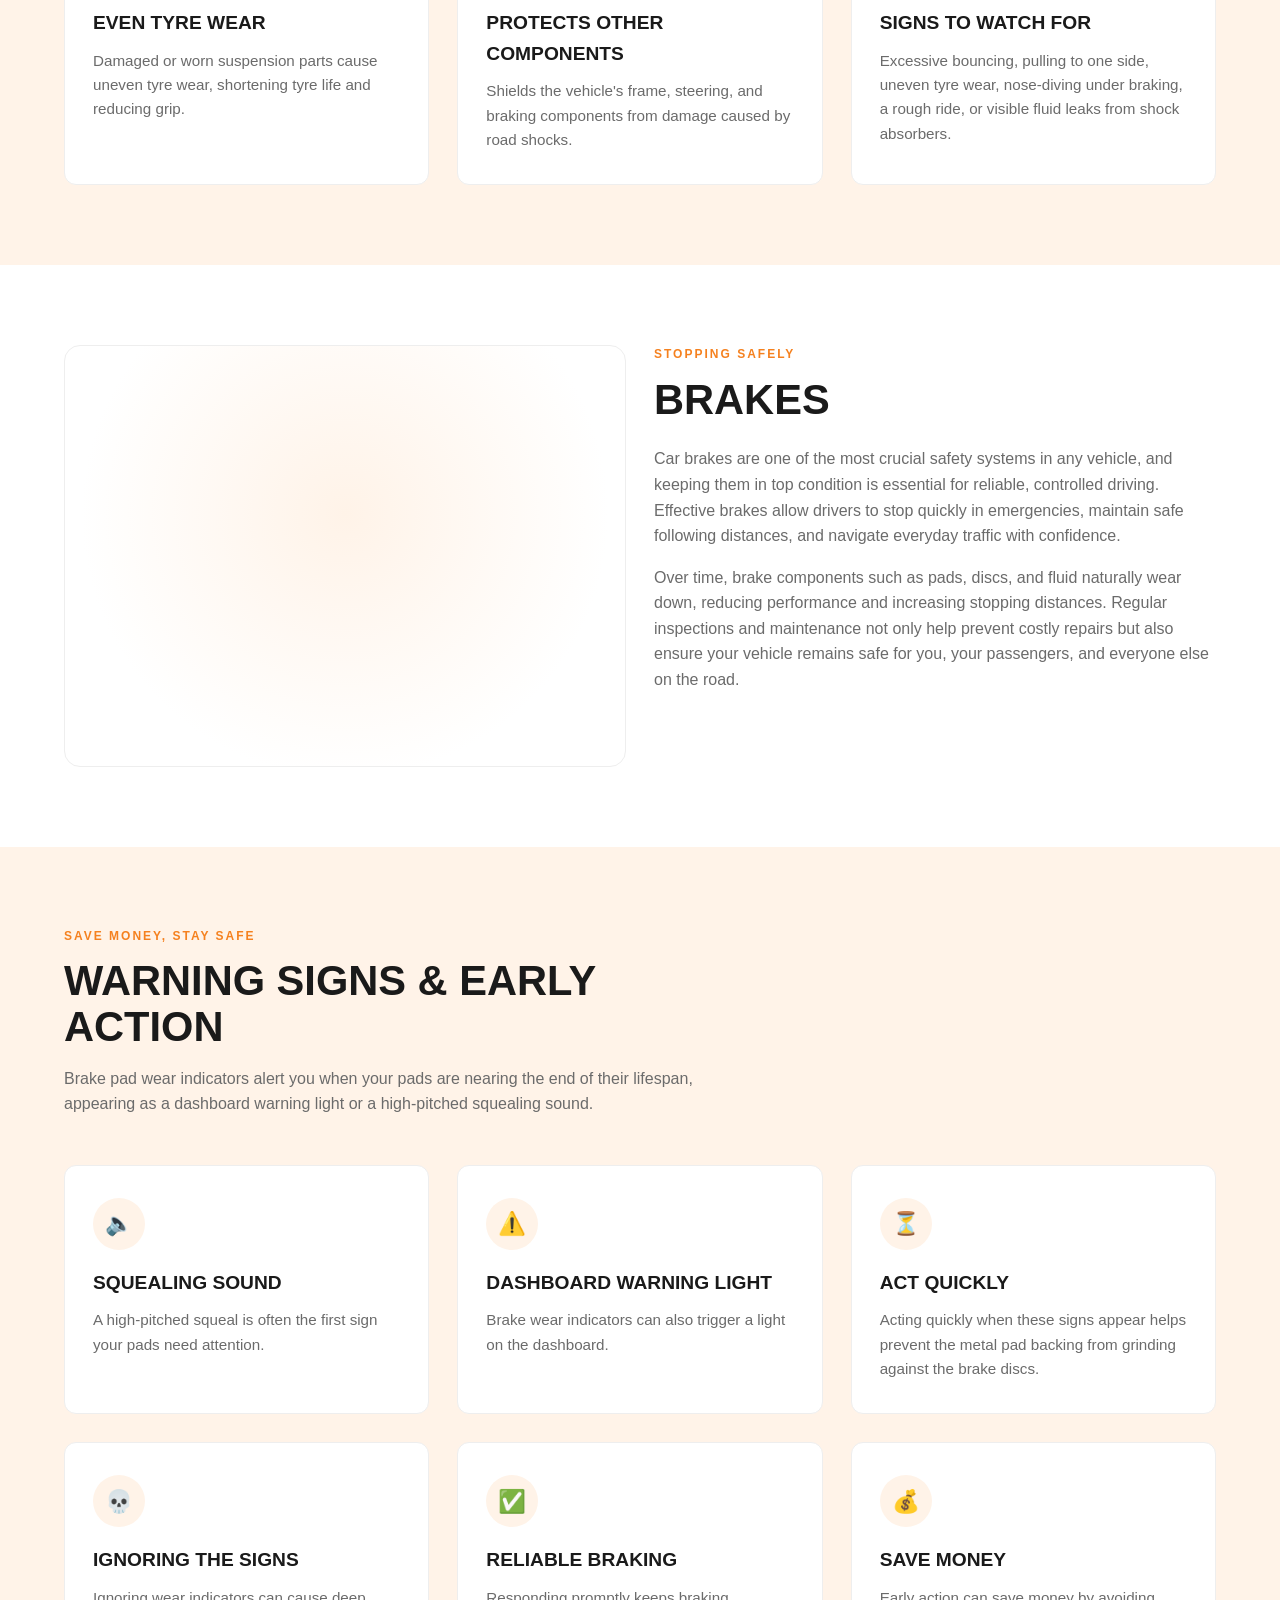
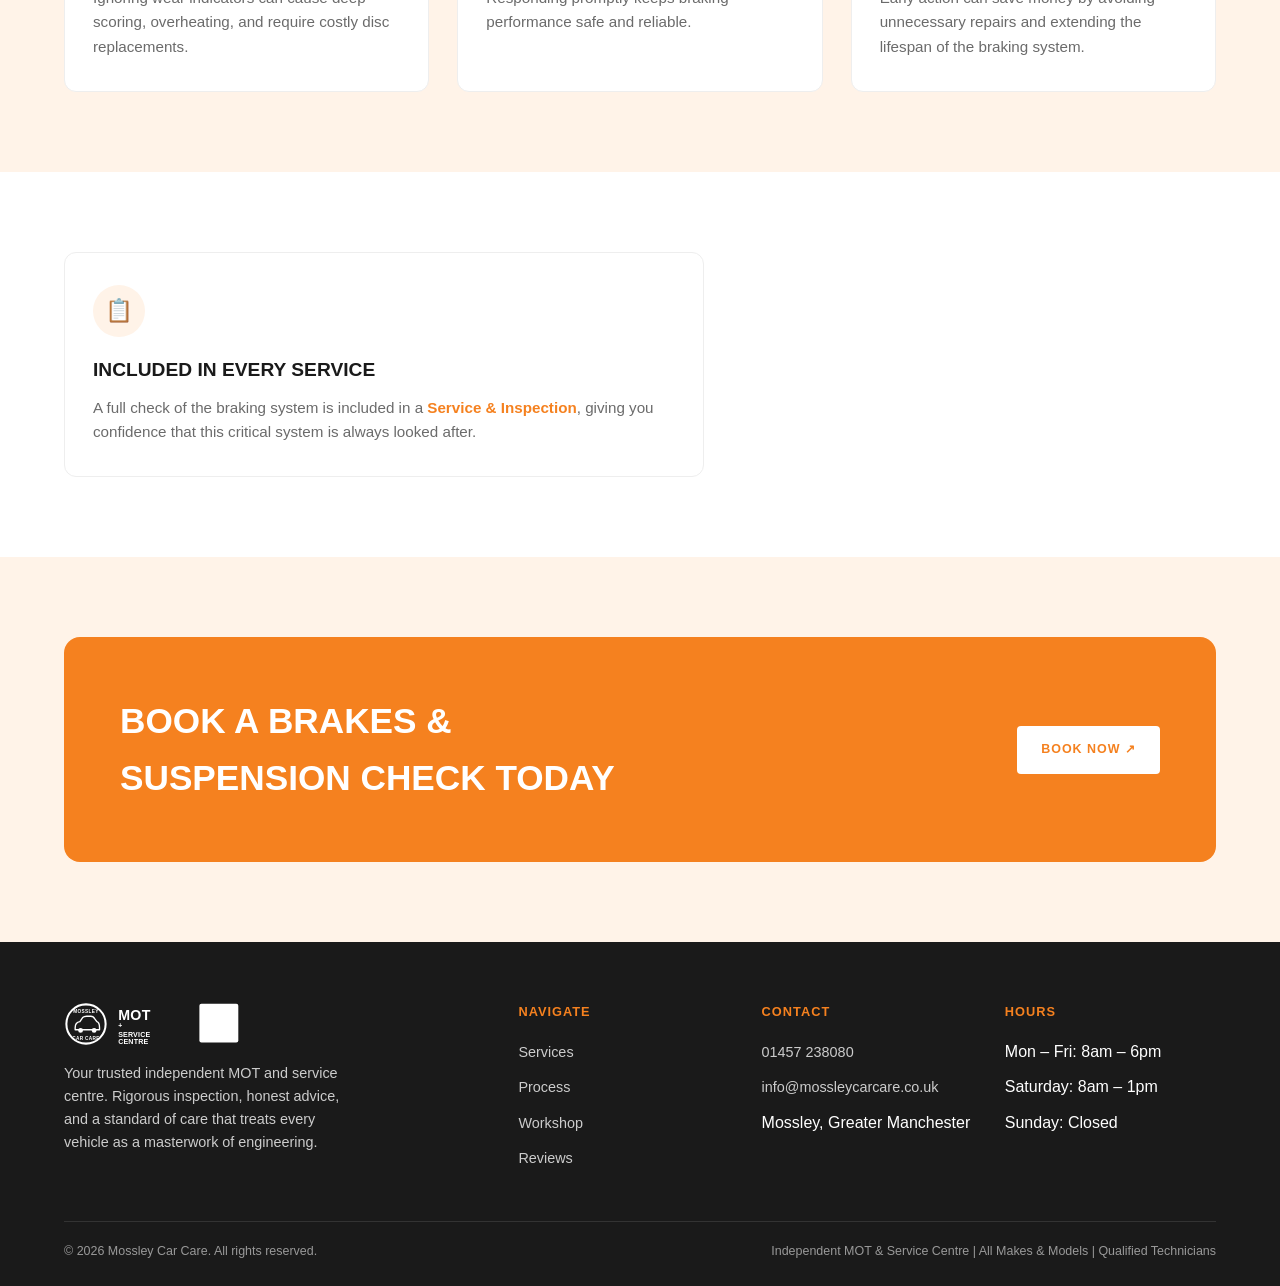
<file: brakes-suspension.html>
<!DOCTYPE html>
<html lang="en">
<head>
<meta charset="UTF-8">
<meta name="viewport" content="width=device-width, initial-scale=1.0">
<title>Brakes & Suspension | Mossley Car Care</title>
<meta name="description" content="Brakes and suspension servicing at Mossley Car Care. Learn why these systems matter and the warning signs to watch for.">
<link rel="stylesheet" href="style.css">
</head>
<body>
<header>
  <div class="nav-wrap">
    <a href="index.html" class="logo">
      <img src="logo.svg" alt="Mossley Car Care - MOT and Service Centre" class="logo-img">
    </a>
    <nav class="main-nav">
      <ul>
        <li class="dropdown">
          <a href="services.html" class="dropdown-toggle active">Services <span class="caret">&#9662;</span></a>
          <ul class="dropdown-menu">
            <li><a href="mot-testing.html">MOT Testing</a></li>
            <li><a href="service-inspection.html">Full &amp; Interim Servicing</a></li>
            <li><a href="diagnostics.html">Diagnostics</a></li>
            <li><a href="brakes-suspension.html">Brakes &amp; Suspension</a></li>
            <li><a href="tyres.html">Tyres &amp; Alignment</a></li>
            <li><a href="air-conditioning.html">Air Conditioning</a></li>
            <li><a href="exhaust.html">Exhaust</a></li>
            <li><a href="batteries-electrics.html">Batteries &amp; Electrics</a></li>
          </ul>
        </li>
        <li><a href="process.html" class="">Process</a></li>
        <li><a href="workshop.html" class="">Workshop</a></li>
        <li><a href="reviews.html" class="">Reviews</a></li>
        <li><a href="contact.html" class="">Contact</a></li>
      </ul>
    </nav>
    <div class="nav-cta">
      <a href="tel:+441457238080" class="phone-link">01457 238080</a>
      <a href="contact.html" class="btn btn-primary">Book MOT</a>
      <button class="hamburger">&#9776;</button>
    </div>
  </div>
</header>

<section class="page-hero">
  <div class="container">
    <div class="eyebrow">What We Do</div>
    <h1>Brakes &amp; Suspension</h1>
    <p>Two of the most critical safety systems in your vehicle, kept in top condition to protect you and everyone else on the road.</p>
  </div>
</section>

<section>
  <div class="container">
    <div class="grid grid-2">
      <div>
        <div class="section-head" style="margin-bottom:24px;">
          <div class="eyebrow">Ride, Stability &amp; Control</div>
          <h2>Suspension</h2>
        </div>
        <p style="color:var(--gray);margin-bottom:16px;">The suspension system is one of the most important components of a car, responsible for ensuring a smooth, stable, and safe driving experience. It connects the vehicle's body to the wheels and includes parts such as springs, shock absorbers, struts, control arms, and linkages. Together, these components manage the impact of road irregularities and keep the tyres firmly in contact with the road.</p>
        <p style="color:var(--gray);">A properly functioning suspension system improves comfort by absorbing bumps, potholes, and uneven surfaces. Without suspension, every imperfection on the road would be directly felt inside the car. More importantly, suspension plays a major role in maintaining vehicle stability and control.</p>
      </div>
      <div class="hero-visual" style="aspect-ratio:4/3;"></div>
    </div>
  </div>
</section>

<section class="section-alt">
  <div class="container">
    <div class="section-head">
      <div class="eyebrow">Why It Matters</div>
      <h2>Why Suspension Is So Important</h2>
    </div>
    <div class="grid grid-3">
      <div class="card">
        <div class="icon-circle">&#128737;&#65039;</div>
        <h3>Vehicle Safety &amp; Control</h3>
        <p>Keeps all four tyres in contact with the road, which is essential for braking, steering, and cornering. Worn components increase the risk of accidents.</p>
      </div>
      <div class="card">
        <div class="icon-circle">&#128664;</div>
        <h3>Improved Ride Comfort</h3>
        <p>Absorbs shocks from the road, reducing vibrations and jolts, especially on long trips or rough roads.</p>
      </div>
      <div class="card">
        <div class="icon-circle">&#9878;&#65039;</div>
        <h3>Better Handling &amp; Stability</h3>
        <p>Keeps the car balanced during turns, acceleration, and braking, reducing body roll and nose-diving.</p>
      </div>
      <div class="card">
        <div class="icon-circle">&#9899;</div>
        <h3>Even Tyre Wear</h3>
        <p>Damaged or worn suspension parts cause uneven tyre wear, shortening tyre life and reducing grip.</p>
      </div>
      <div class="card">
        <div class="icon-circle">&#128295;</div>
        <h3>Protects Other Components</h3>
        <p>Shields the vehicle's frame, steering, and braking components from damage caused by road shocks.</p>
      </div>
      <div class="card">
        <div class="icon-circle">&#9888;&#65039;</div>
        <h3>Signs To Watch For</h3>
        <p>Excessive bouncing, pulling to one side, uneven tyre wear, nose-diving under braking, a rough ride, or visible fluid leaks from shock absorbers.</p>
      </div>
    </div>
  </div>
</section>

<section>
  <div class="container">
    <div class="grid grid-2">
      <div class="hero-visual" style="aspect-ratio:4/3;"></div>
      <div>
        <div class="section-head" style="margin-bottom:24px;">
          <div class="eyebrow">Stopping Safely</div>
          <h2>Brakes</h2>
        </div>
        <p style="color:var(--gray);margin-bottom:16px;">Car brakes are one of the most crucial safety systems in any vehicle, and keeping them in top condition is essential for reliable, controlled driving. Effective brakes allow drivers to stop quickly in emergencies, maintain safe following distances, and navigate everyday traffic with confidence.</p>
        <p style="color:var(--gray);">Over time, brake components such as pads, discs, and fluid naturally wear down, reducing performance and increasing stopping distances. Regular inspections and maintenance not only help prevent costly repairs but also ensure your vehicle remains safe for you, your passengers, and everyone else on the road.</p>
      </div>
    </div>
  </div>
</section>

<section class="section-alt">
  <div class="container">
    <div class="section-head">
      <div class="eyebrow">Save Money, Stay Safe</div>
      <h2>Warning Signs &amp; Early Action</h2>
      <p>Brake pad wear indicators alert you when your pads are nearing the end of their lifespan, appearing as a dashboard warning light or a high-pitched squealing sound.</p>
    </div>
    <div class="grid grid-3">
      <div class="card">
        <div class="icon-circle">&#128264;</div>
        <h3>Squealing Sound</h3>
        <p>A high-pitched squeal is often the first sign your pads need attention.</p>
      </div>
      <div class="card">
        <div class="icon-circle">&#9888;&#65039;</div>
        <h3>Dashboard Warning Light</h3>
        <p>Brake wear indicators can also trigger a light on the dashboard.</p>
      </div>
      <div class="card">
        <div class="icon-circle">&#9203;</div>
        <h3>Act Quickly</h3>
        <p>Acting quickly when these signs appear helps prevent the metal pad backing from grinding against the brake discs.</p>
      </div>
      <div class="card">
        <div class="icon-circle">&#128128;</div>
        <h3>Ignoring The Signs</h3>
        <p>Ignoring wear indicators can cause deep scoring, overheating, and require costly disc replacements.</p>
      </div>
      <div class="card">
        <div class="icon-circle">&#9989;</div>
        <h3>Reliable Braking</h3>
        <p>Responding promptly keeps braking performance safe and reliable.</p>
      </div>
      <div class="card">
        <div class="icon-circle">&#128176;</div>
        <h3>Save Money</h3>
        <p>Early action can save money by avoiding unnecessary repairs and extending the lifespan of the braking system.</p>
      </div>
    </div>
  </div>
</section>

<section>
  <div class="container">
    <div class="card" style="max-width:640px;">
      <div class="icon-circle">&#128203;</div>
      <h3>Included In Every Service</h3>
      <p>A full check of the braking system is included in a <a href="service-inspection.html" style="color:var(--orange);font-weight:700;">Service &amp; Inspection</a>, giving you confidence that this critical system is always looked after.</p>
    </div>
  </div>
</section>

<section class="section-alt">
  <div class="container">
    <div class="cta-band">
      <h2>Book a brakes &amp; suspension check today</h2>
      <a href="contact.html" class="btn btn-primary">Book Now &#8599;</a>
    </div>
  </div>
</section>

<footer>
  <div class="container">
    <div class="footer-grid">
      <div>
        <a href="index.html" class="logo" style="margin-bottom:16px;display:flex;">
          <img src="logo.svg" alt="Mossley Car Care" class="logo-img logo-img-footer">
        </a>
        <p style="margin-top:14px;max-width:280px;">Your trusted independent MOT and service centre. Rigorous inspection, honest advice, and a standard of care that treats every vehicle as a masterwork of engineering.</p>
      </div>
      <div>
        <h4>Navigate</h4>
        <ul>
          <li><a href="services.html">Services</a></li>
          <li><a href="process.html">Process</a></li>
          <li><a href="workshop.html">Workshop</a></li>
          <li><a href="reviews.html">Reviews</a></li>
        </ul>
      </div>
      <div>
        <h4>Contact</h4>
        <ul>
          <li><a href="tel:+441457238080">01457 238080</a></li>
          <li><a href="mailto:info@mossleycarcare.co.uk">info@mossleycarcare.co.uk</a></li>
          <li>Mossley, Greater Manchester</li>
        </ul>
      </div>
      <div>
        <h4>Hours</h4>
        <ul>
          <li>Mon &ndash; Fri: 8am &ndash; 6pm</li>
          <li>Saturday: 8am &ndash; 1pm</li>
          <li>Sunday: Closed</li>
        </ul>
      </div>
    </div>
    <div class="footer-bottom">
      <span>&copy; <span id="year"></span> Mossley Car Care. All rights reserved.</span>
      <span>Independent MOT &amp; Service Centre | All Makes &amp; Models | Qualified Technicians</span>
    </div>
  </div>
</footer>
<script src="script.js"></script>
</body>
</html>
</file>
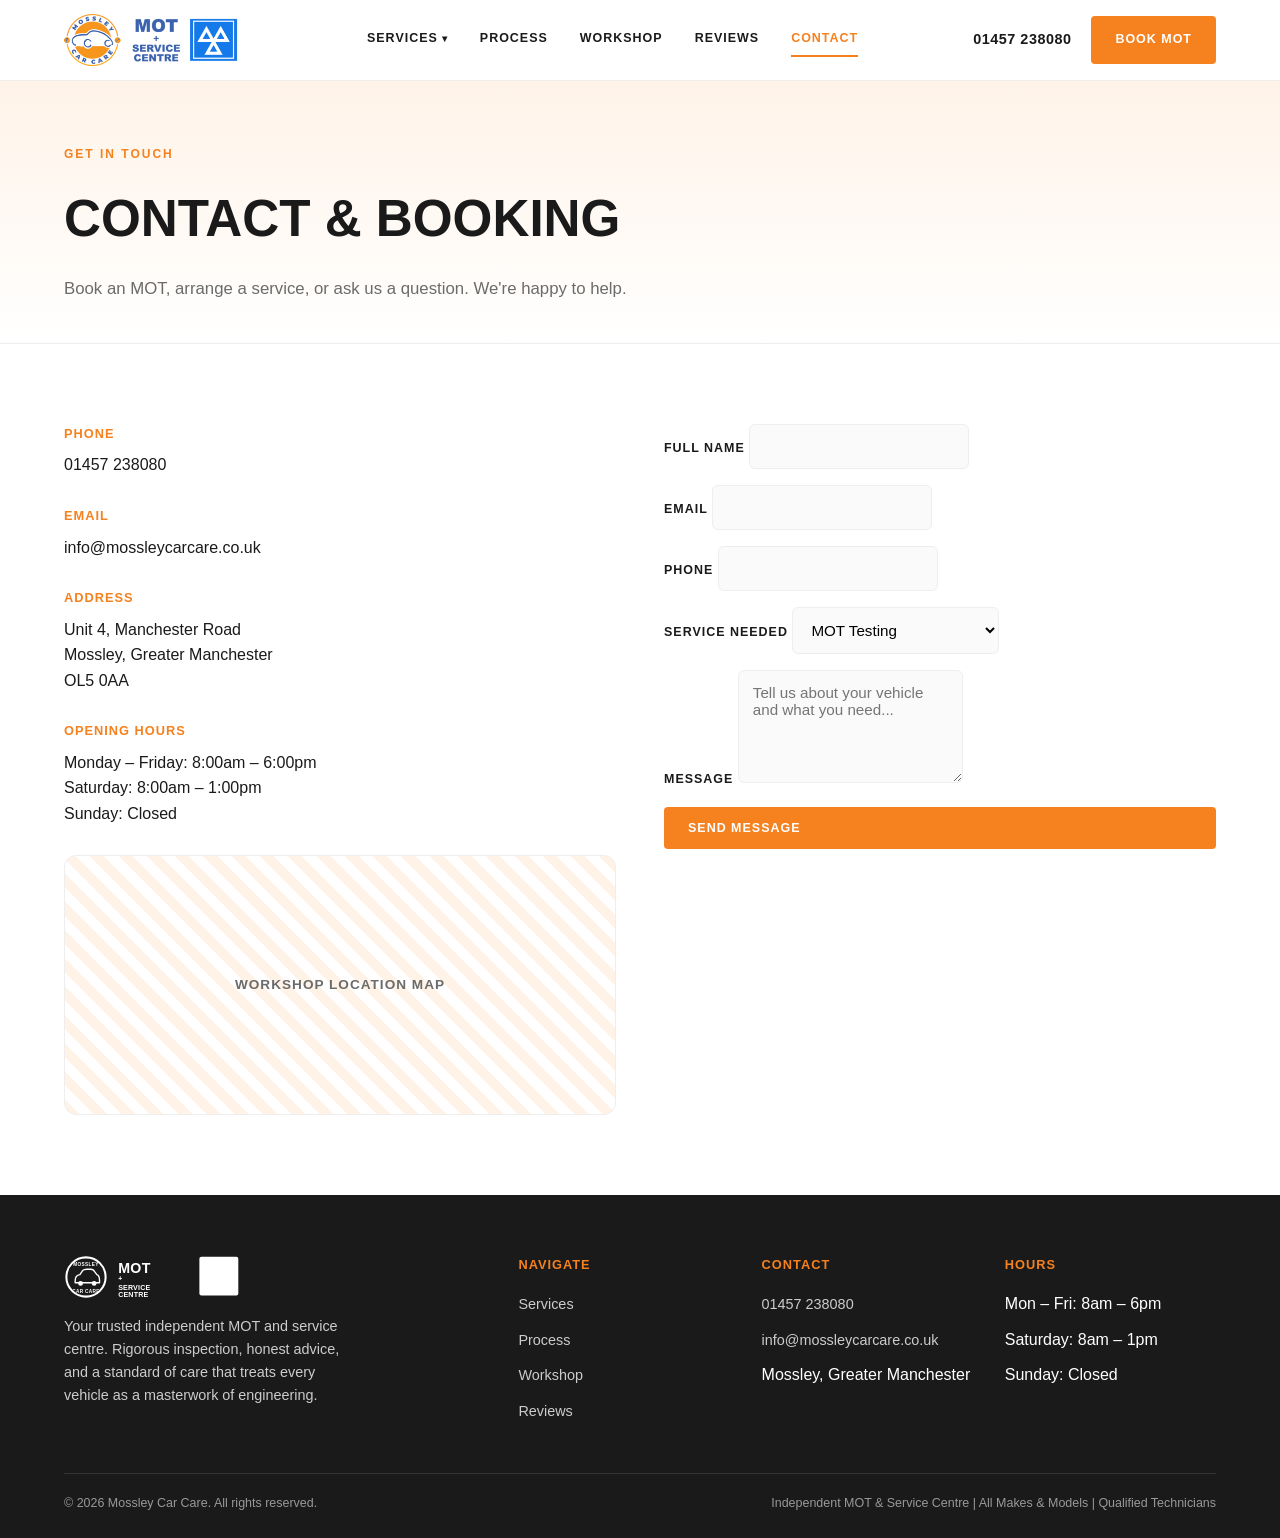
<file: contact.html>
<!DOCTYPE html>
<html lang="en">
<head>
<meta charset="UTF-8">
<meta name="viewport" content="width=device-width, initial-scale=1.0">
<title>Contact | Mossley Car Care</title>
<meta name="description" content="Book an MOT or service, or get in touch with Mossley Car Care.">
<link rel="stylesheet" href="style.css">
</head>
<body>
<header>
  <div class="nav-wrap">
    <a href="index.html" class="logo">
      <img src="logo-mossley-car-care-mot-service-centre-mot-372x103.png" alt="Mossley Car Care - MOT and Service Centre" class="logo-img">
    </a>
    <nav class="main-nav">
      <ul>
        <li class="dropdown">
          <a href="services.html" class="dropdown-toggle">Services <span class="caret">&#9662;</span></a>
          <ul class="dropdown-menu">
            <li><a href="mot-testing.html">MOT Testing</a></li>
            <li><a href="service-inspection.html">Full &amp; Interim Servicing</a></li>
            <li><a href="diagnostics.html">Diagnostics</a></li>
            <li><a href="brakes-suspension.html">Brakes &amp; Suspension</a></li>
            <li><a href="tyres.html">Tyres &amp; Alignment</a></li>
            <li><a href="air-conditioning.html">Air Conditioning</a></li>
            <li><a href="exhaust.html">Exhaust</a></li>
            <li><a href="batteries-electrics.html">Batteries &amp; Electrics</a></li>
          </ul>
        </li>
        <li><a href="process.html" class="">Process</a></li>
        <li><a href="workshop.html" class="">Workshop</a></li>
        <li><a href="reviews.html" class="">Reviews</a></li>
        <li><a href="contact.html" class="active">Contact</a></li>
      </ul>
    </nav>
    <div class="nav-cta">
      <a href="tel:+441457238080" class="phone-link">01457 238080</a>
      <a href="contact.html" class="btn btn-primary">Book MOT</a>
      <button class="hamburger">&#9776;</button>
    </div>
  </div>
</header>

<section class="page-hero">
  <div class="container">
    <div class="eyebrow">Get In Touch</div>
    <h1>Contact &amp; Booking</h1>
    <p>Book an MOT, arrange a service, or ask us a question. We're happy to help.</p>
  </div>
</section>

<section>
  <div class="container">
    <div class="contact-grid">
      <div class="contact-info">
        <div class="info-block">
          <h4>Phone</h4>
          <p><a href="tel:+441457238080">01457 238080</a></p>
        </div>
        <div class="info-block">
          <h4>Email</h4>
          <p><a href="mailto:info@mossleycarcare.co.uk">info@mossleycarcare.co.uk</a></p>
        </div>
        <div class="info-block">
          <h4>Address</h4>
          <p>Unit 4, Manchester Road<br>Mossley, Greater Manchester<br>OL5 0AA</p>
        </div>
        <div class="info-block">
          <h4>Opening Hours</h4>
          <p>Monday &ndash; Friday: 8:00am &ndash; 6:00pm<br>Saturday: 8:00am &ndash; 1:00pm<br>Sunday: Closed</p>
        </div>
        <div class="map-box">Workshop Location Map</div>
      </div>
      <div>
        <form id="contact-form">
          <div>
            <label for="name">Full Name</label>
            <input type="text" id="name" name="name" required>
          </div>
          <div>
            <label for="email">Email</label>
            <input type="email" id="email" name="email" required>
          </div>
          <div>
            <label for="phone">Phone</label>
            <input type="tel" id="phone" name="phone">
          </div>
          <div>
            <label for="service">Service Needed</label>
            <select id="service" name="service">
              <option>MOT Testing</option>
              <option>Full &amp; Interim Servicing</option>
              <option>Diagnostics</option>
              <option>Brakes &amp; Suspension</option>
              <option>Tyres &amp; Alignment</option>
              <option>Air Conditioning</option>
              <option>Exhaust</option>
              <option>Batteries &amp; Electrics</option>
              <option>Other</option>
            </select>
          </div>
          <div>
            <label for="message">Message</label>
            <textarea id="message" name="message" rows="5" placeholder="Tell us about your vehicle and what you need..."></textarea>
          </div>
          <button type="submit" class="btn btn-primary">Send Message</button>
        </form>
      </div>
    </div>
  </div>
</section>

<footer>
  <div class="container">
    <div class="footer-grid">
      <div>
        <a href="index.html" class="logo" style="margin-bottom:16px;display:flex;">
          <img src="logo.svg" alt="Mossley Car Care" class="logo-img logo-img-footer">
        </a>
        <p style="margin-top:14px;max-width:280px;">Your trusted independent MOT and service centre. Rigorous inspection, honest advice, and a standard of care that treats every vehicle as a masterwork of engineering.</p>
      </div>
      <div>
        <h4>Navigate</h4>
        <ul>
          <li><a href="services.html">Services</a></li>
          <li><a href="process.html">Process</a></li>
          <li><a href="workshop.html">Workshop</a></li>
          <li><a href="reviews.html">Reviews</a></li>
        </ul>
      </div>
      <div>
        <h4>Contact</h4>
        <ul>
          <li><a href="tel:+441457238080">01457 238080</a></li>
          <li><a href="mailto:info@mossleycarcare.co.uk">info@mossleycarcare.co.uk</a></li>
          <li>Mossley, Greater Manchester</li>
        </ul>
      </div>
      <div>
        <h4>Hours</h4>
        <ul>
          <li>Mon &ndash; Fri: 8am &ndash; 6pm</li>
          <li>Saturday: 8am &ndash; 1pm</li>
          <li>Sunday: Closed</li>
        </ul>
      </div>
    </div>
    <div class="footer-bottom">
      <span>&copy; <span id="year"></span> Mossley Car Care. All rights reserved.</span>
      <span>Independent MOT &amp; Service Centre | All Makes &amp; Models | Qualified Technicians</span>
    </div>
  </div>
</footer>
<script src="script.js"></script>
</body>
</html>
</file>
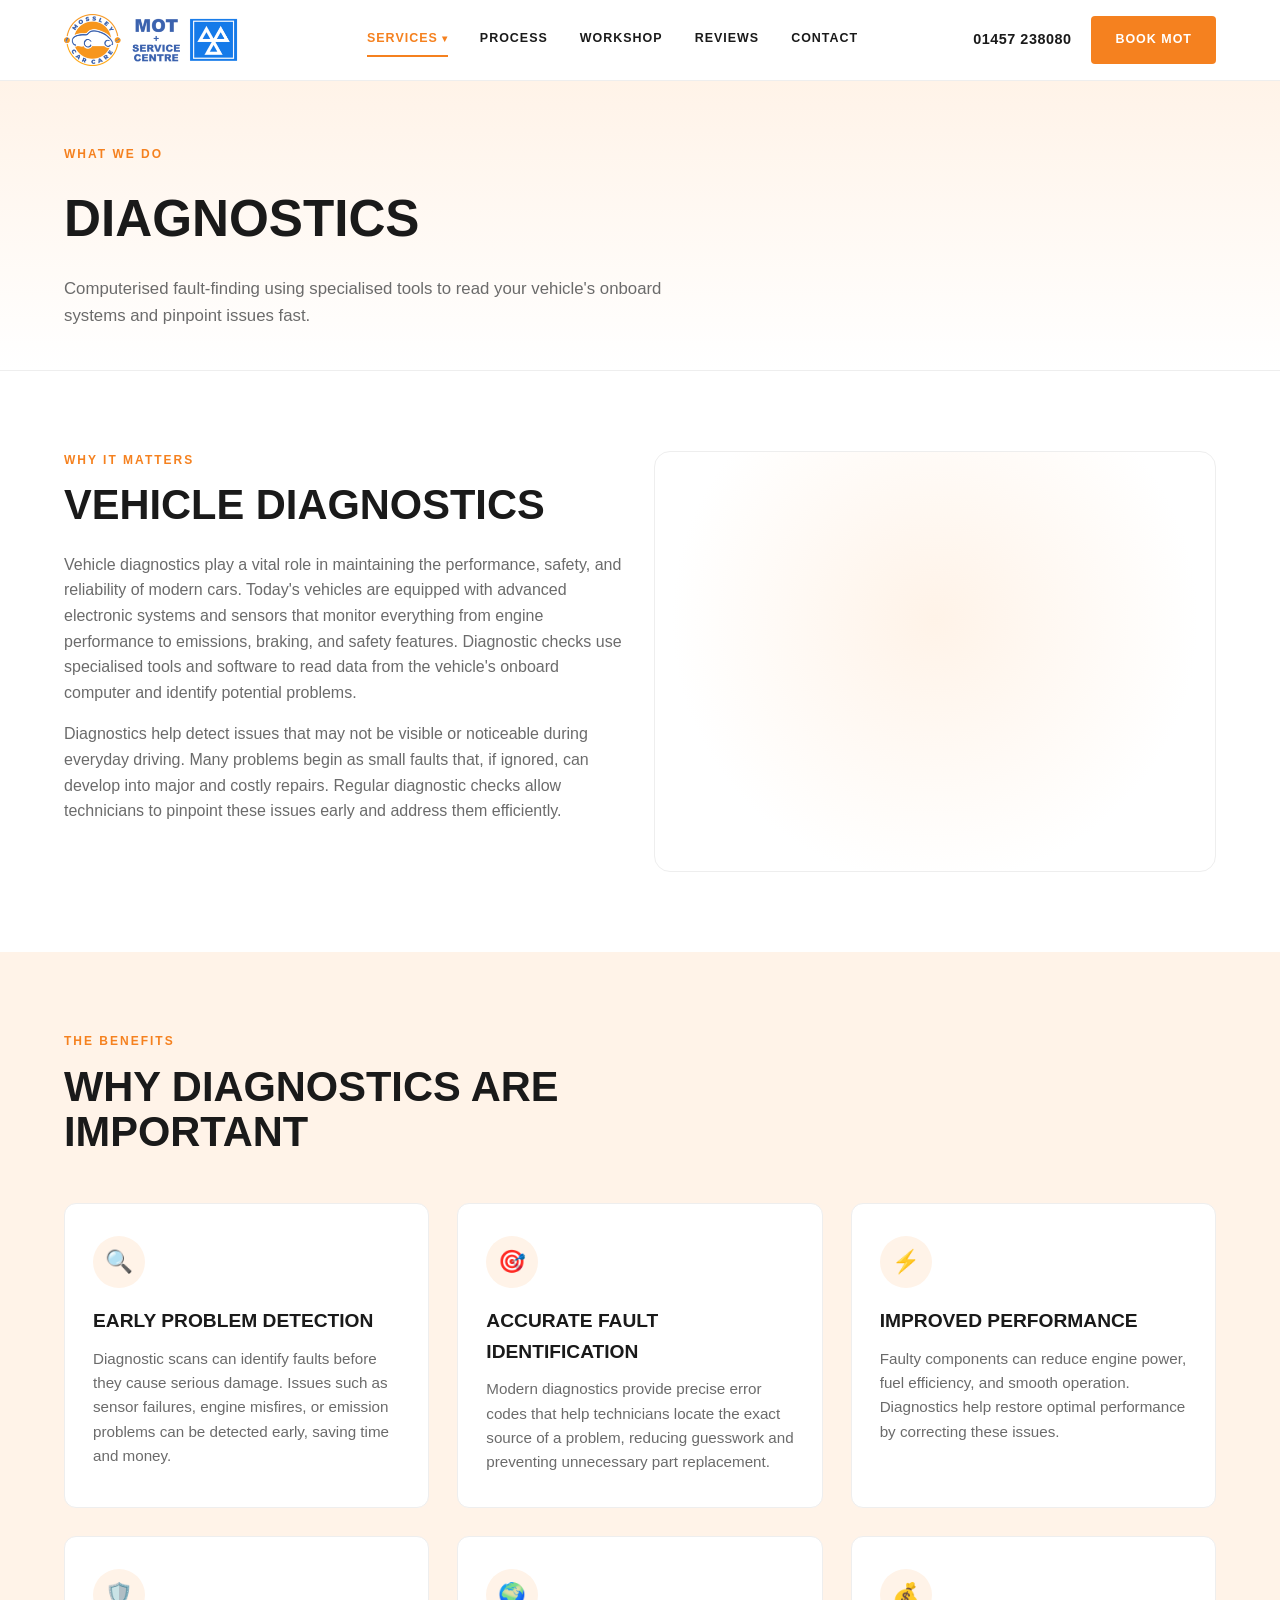
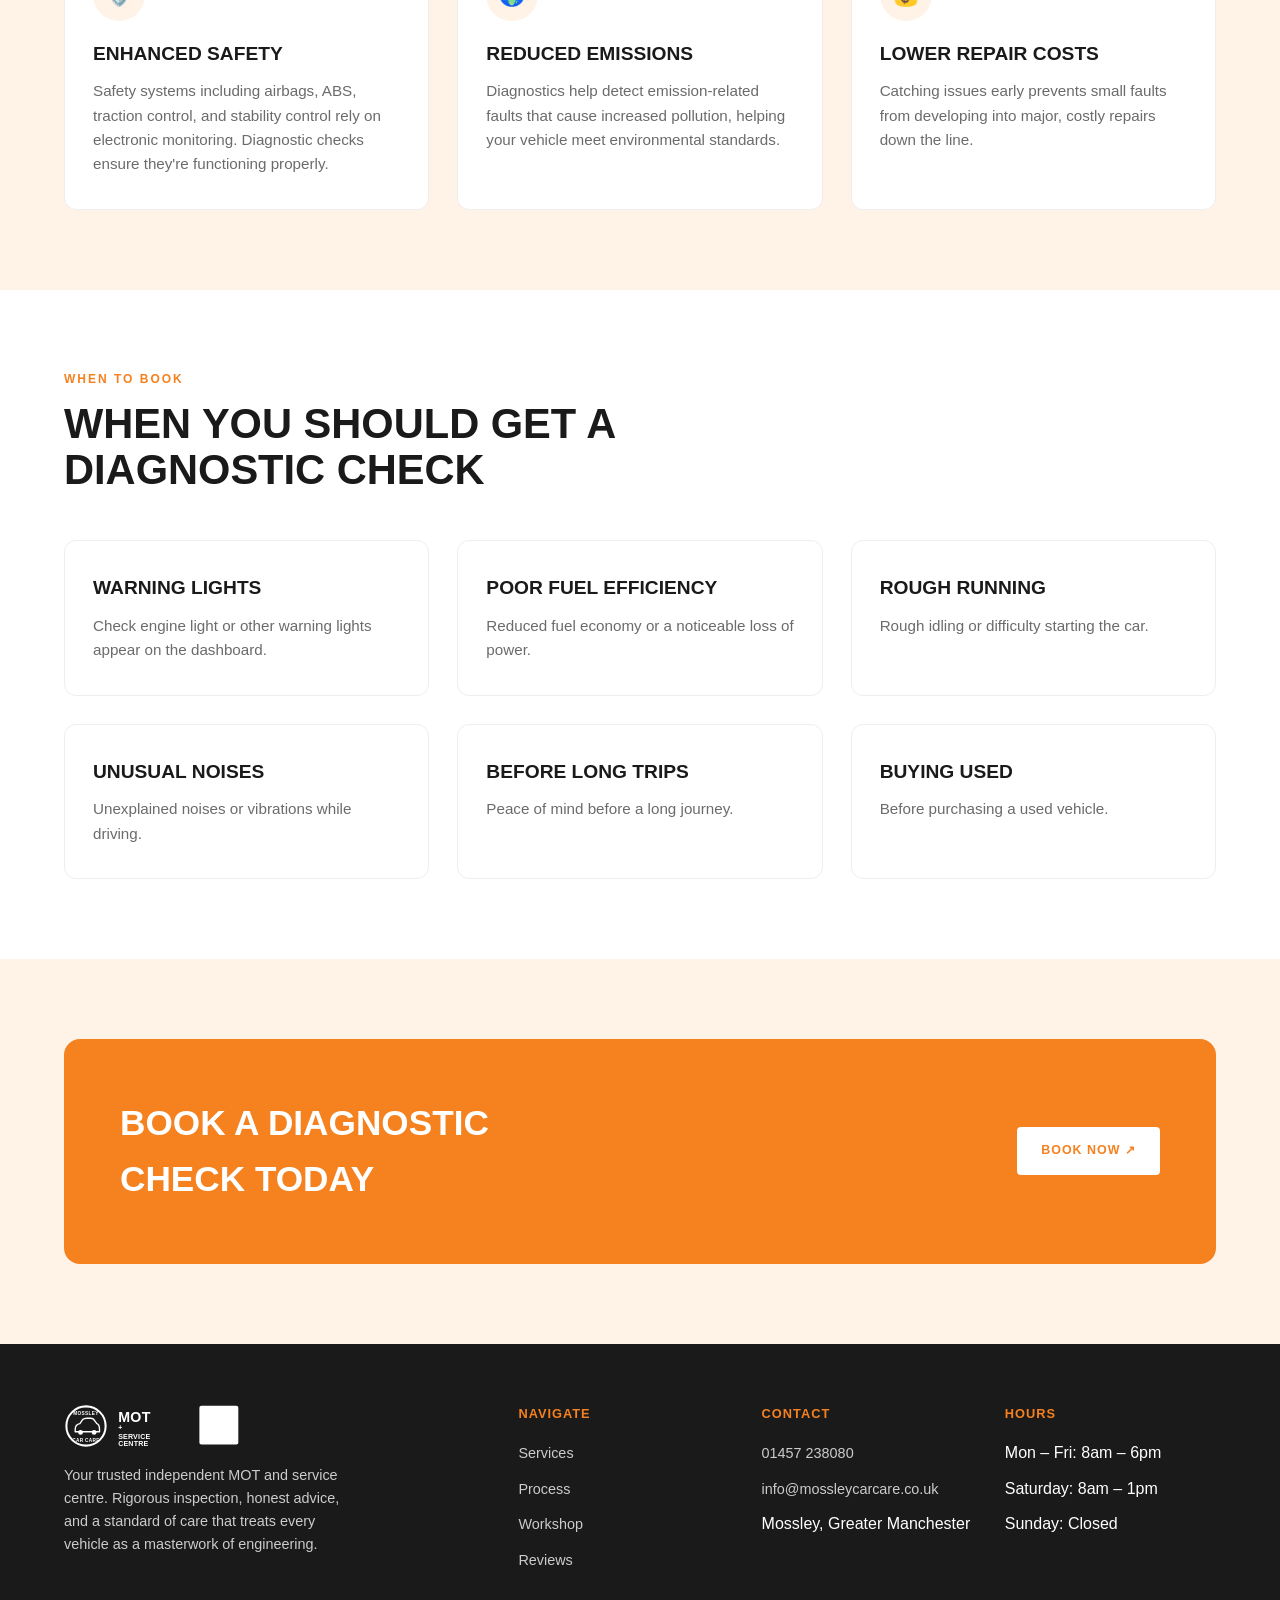
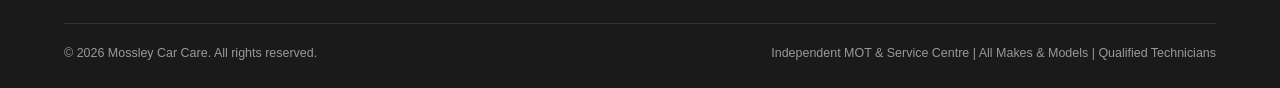
<file: diagnostics.html>
<!DOCTYPE html>
<html lang="en">
<head>
<meta charset="UTF-8">
<meta name="viewport" content="width=device-width, initial-scale=1.0">
<title>Diagnostics | Mossley Car Care</title>
<meta name="description" content="Computerised vehicle diagnostics at Mossley Car Care. Early fault detection, accurate repairs, and safer driving.">
<link rel="stylesheet" href="style.css">
</head>
<body>
<header>
  <div class="nav-wrap">
    <a href="index.html" class="logo">
      <img src="logo-mossley-car-care-mot-service-centre-mot-372x103.png" alt="Mossley Car Care - MOT and Service Centre" class="logo-img">
    </a>
    <nav class="main-nav">
      <ul>
        <li class="dropdown">
          <a href="services.html" class="dropdown-toggle active">Services <span class="caret">&#9662;</span></a>
          <ul class="dropdown-menu">
            <li><a href="mot-testing.html">MOT Testing</a></li>
            <li><a href="service-inspection.html">Full &amp; Interim Servicing</a></li>
            <li><a href="diagnostics.html">Diagnostics</a></li>
            <li><a href="brakes-suspension.html">Brakes &amp; Suspension</a></li>
            <li><a href="tyres.html">Tyres &amp; Alignment</a></li>
            <li><a href="air-conditioning.html">Air Conditioning</a></li>
            <li><a href="exhaust.html">Exhaust</a></li>
            <li><a href="batteries-electrics.html">Batteries &amp; Electrics</a></li>
          </ul>
        </li>
        <li><a href="process.html" class="">Process</a></li>
        <li><a href="workshop.html" class="">Workshop</a></li>
        <li><a href="reviews.html" class="">Reviews</a></li>
        <li><a href="contact.html" class="">Contact</a></li>
      </ul>
    </nav>
    <div class="nav-cta">
      <a href="tel:+441457238080" class="phone-link">01457 238080</a>
      <a href="contact.html" class="btn btn-primary">Book MOT</a>
      <button class="hamburger">&#9776;</button>
    </div>
  </div>
</header>

<section class="page-hero">
  <div class="container">
    <div class="eyebrow">What We Do</div>
    <h1>Diagnostics</h1>
    <p>Computerised fault-finding using specialised tools to read your vehicle's onboard systems and pinpoint issues fast.</p>
  </div>
</section>

<section>
  <div class="container">
    <div class="grid grid-2">
      <div>
        <div class="section-head" style="margin-bottom:24px;">
          <div class="eyebrow">Why It Matters</div>
          <h2>Vehicle Diagnostics</h2>
        </div>
        <p style="color:var(--gray);margin-bottom:16px;">Vehicle diagnostics play a vital role in maintaining the performance, safety, and reliability of modern cars. Today's vehicles are equipped with advanced electronic systems and sensors that monitor everything from engine performance to emissions, braking, and safety features. Diagnostic checks use specialised tools and software to read data from the vehicle's onboard computer and identify potential problems.</p>
        <p style="color:var(--gray);">Diagnostics help detect issues that may not be visible or noticeable during everyday driving. Many problems begin as small faults that, if ignored, can develop into major and costly repairs. Regular diagnostic checks allow technicians to pinpoint these issues early and address them efficiently.</p>
      </div>
      <div class="hero-visual" style="aspect-ratio:4/3;"></div>
    </div>
  </div>
</section>

<section class="section-alt">
  <div class="container">
    <div class="section-head">
      <div class="eyebrow">The Benefits</div>
      <h2>Why Diagnostics Are Important</h2>
    </div>
    <div class="grid grid-3">
      <div class="card">
        <div class="icon-circle">&#128269;</div>
        <h3>Early Problem Detection</h3>
        <p>Diagnostic scans can identify faults before they cause serious damage. Issues such as sensor failures, engine misfires, or emission problems can be detected early, saving time and money.</p>
      </div>
      <div class="card">
        <div class="icon-circle">&#127919;</div>
        <h3>Accurate Fault Identification</h3>
        <p>Modern diagnostics provide precise error codes that help technicians locate the exact source of a problem, reducing guesswork and preventing unnecessary part replacement.</p>
      </div>
      <div class="card">
        <div class="icon-circle">&#9889;</div>
        <h3>Improved Performance</h3>
        <p>Faulty components can reduce engine power, fuel efficiency, and smooth operation. Diagnostics help restore optimal performance by correcting these issues.</p>
      </div>
      <div class="card">
        <div class="icon-circle">&#128737;&#65039;</div>
        <h3>Enhanced Safety</h3>
        <p>Safety systems including airbags, ABS, traction control, and stability control rely on electronic monitoring. Diagnostic checks ensure they're functioning properly.</p>
      </div>
      <div class="card">
        <div class="icon-circle">&#127757;</div>
        <h3>Reduced Emissions</h3>
        <p>Diagnostics help detect emission-related faults that cause increased pollution, helping your vehicle meet environmental standards.</p>
      </div>
      <div class="card">
        <div class="icon-circle">&#128176;</div>
        <h3>Lower Repair Costs</h3>
        <p>Catching issues early prevents small faults from developing into major, costly repairs down the line.</p>
      </div>
    </div>
  </div>
</section>

<section>
  <div class="container">
    <div class="section-head">
      <div class="eyebrow">When To Book</div>
      <h2>When You Should Get a Diagnostic Check</h2>
    </div>
    <div class="grid grid-3">
      <div class="card"><h3>Warning Lights</h3><p>Check engine light or other warning lights appear on the dashboard.</p></div>
      <div class="card"><h3>Poor Fuel Efficiency</h3><p>Reduced fuel economy or a noticeable loss of power.</p></div>
      <div class="card"><h3>Rough Running</h3><p>Rough idling or difficulty starting the car.</p></div>
      <div class="card"><h3>Unusual Noises</h3><p>Unexplained noises or vibrations while driving.</p></div>
      <div class="card"><h3>Before Long Trips</h3><p>Peace of mind before a long journey.</p></div>
      <div class="card"><h3>Buying Used</h3><p>Before purchasing a used vehicle.</p></div>
    </div>
  </div>
</section>

<section class="section-alt">
  <div class="container">
    <div class="cta-band">
      <h2>Book a diagnostic check today</h2>
      <a href="contact.html" class="btn btn-primary">Book Now &#8599;</a>
    </div>
  </div>
</section>

<footer>
  <div class="container">
    <div class="footer-grid">
      <div>
        <a href="index.html" class="logo" style="margin-bottom:16px;display:flex;">
          <img src="logo.svg" alt="Mossley Car Care" class="logo-img logo-img-footer">
        </a>
        <p style="margin-top:14px;max-width:280px;">Your trusted independent MOT and service centre. Rigorous inspection, honest advice, and a standard of care that treats every vehicle as a masterwork of engineering.</p>
      </div>
      <div>
        <h4>Navigate</h4>
        <ul>
          <li><a href="services.html">Services</a></li>
          <li><a href="process.html">Process</a></li>
          <li><a href="workshop.html">Workshop</a></li>
          <li><a href="reviews.html">Reviews</a></li>
        </ul>
      </div>
      <div>
        <h4>Contact</h4>
        <ul>
          <li><a href="tel:+441457238080">01457 238080</a></li>
          <li><a href="mailto:info@mossleycarcare.co.uk">info@mossleycarcare.co.uk</a></li>
          <li>Mossley, Greater Manchester</li>
        </ul>
      </div>
      <div>
        <h4>Hours</h4>
        <ul>
          <li>Mon &ndash; Fri: 8am &ndash; 6pm</li>
          <li>Saturday: 8am &ndash; 1pm</li>
          <li>Sunday: Closed</li>
        </ul>
      </div>
    </div>
    <div class="footer-bottom">
      <span>&copy; <span id="year"></span> Mossley Car Care. All rights reserved.</span>
      <span>Independent MOT &amp; Service Centre | All Makes &amp; Models | Qualified Technicians</span>
    </div>
  </div>
</footer>
<script src="script.js"></script>
</body>
</html>
</file>
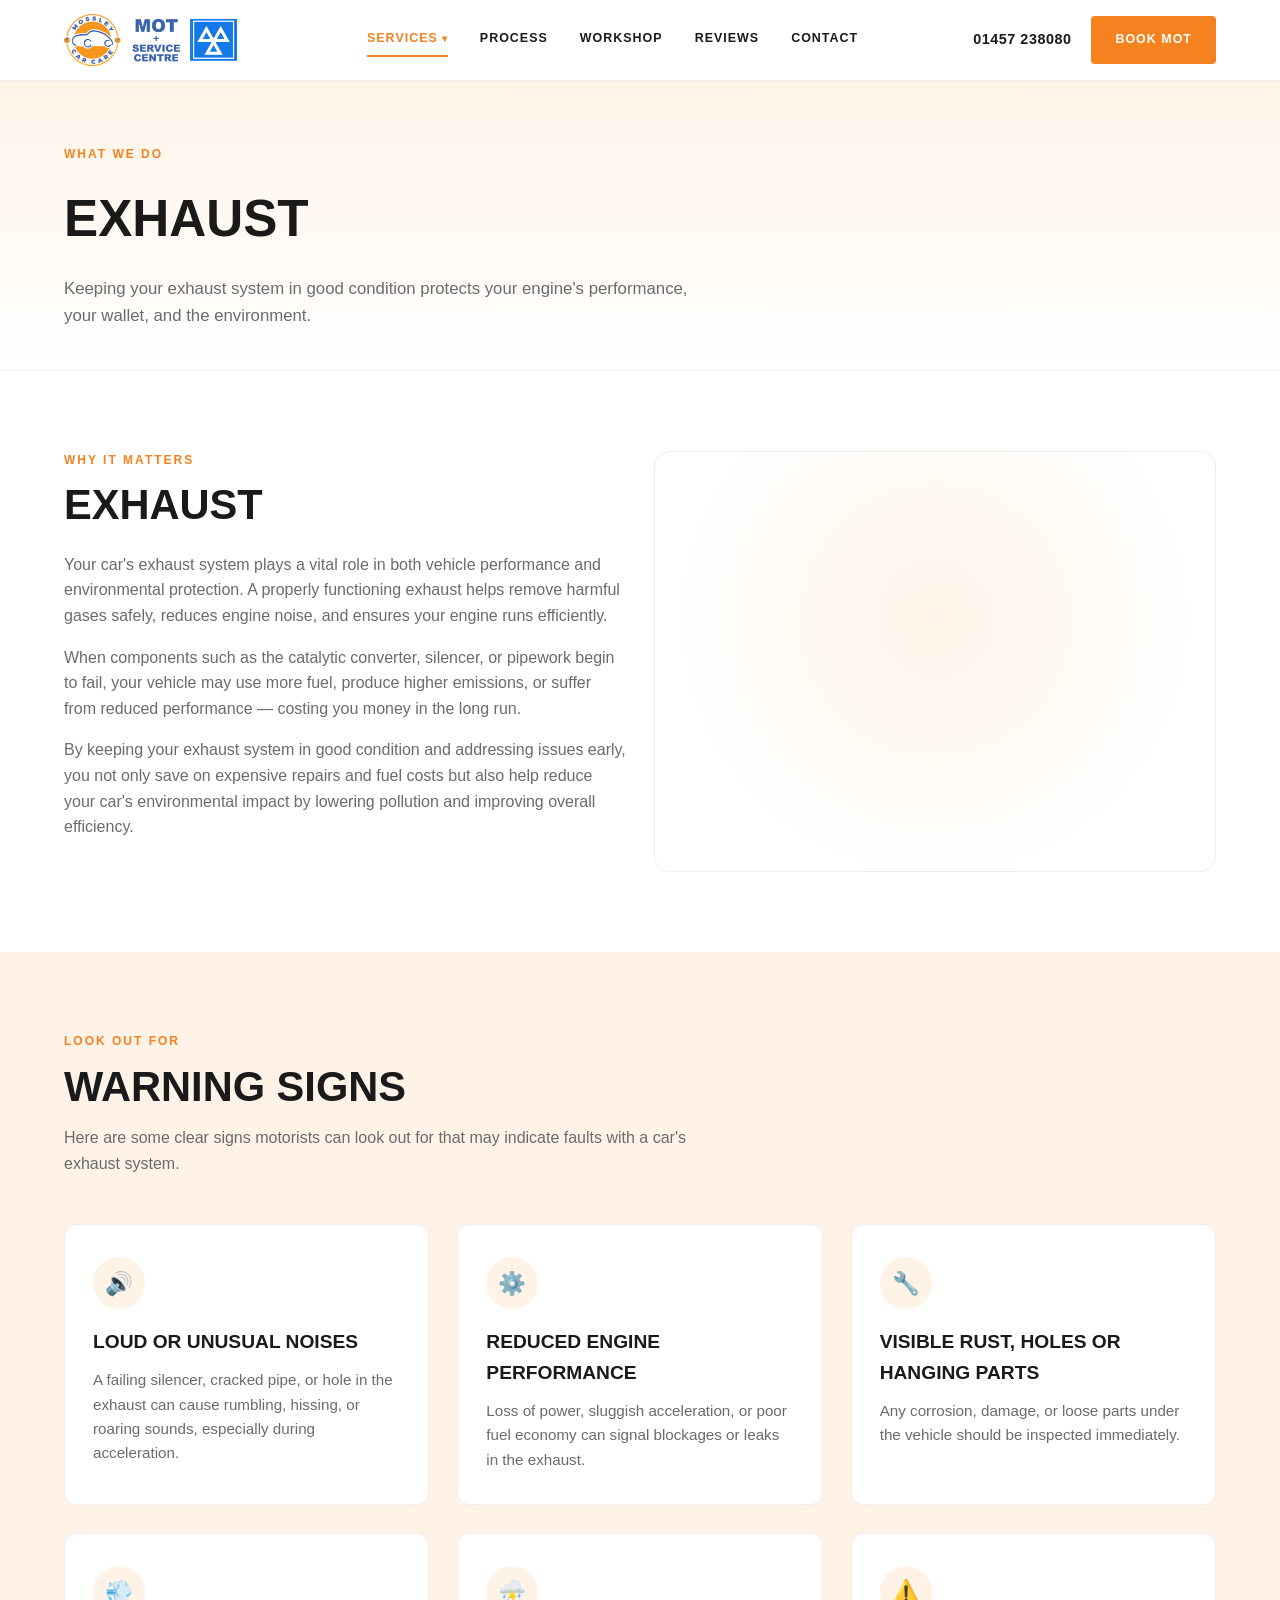
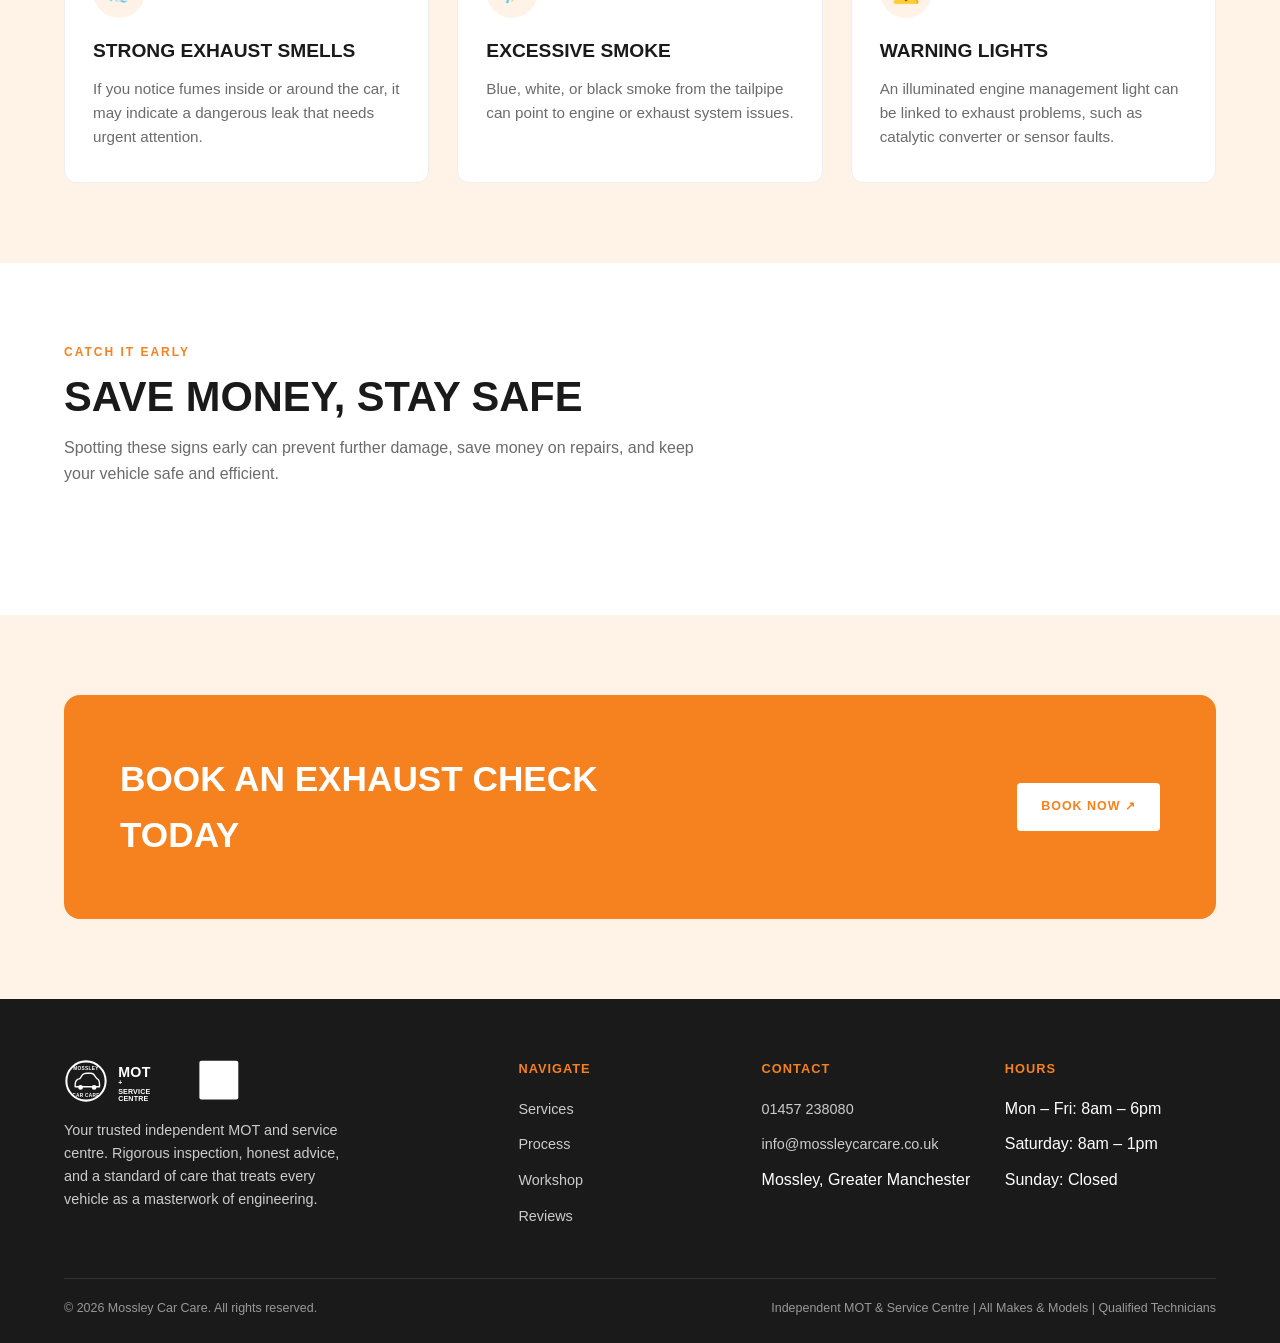
<file: exhaust.html>
<!DOCTYPE html>
<html lang="en">
<head>
<meta charset="UTF-8">
<meta name="viewport" content="width=device-width, initial-scale=1.0">
<title>Exhaust | Mossley Car Care</title>
<meta name="description" content="Exhaust repairs and inspection at Mossley Car Care. Why exhaust health matters and the warning signs to watch for.">
<link rel="stylesheet" href="style.css">
</head>
<body>
<header>
  <div class="nav-wrap">
    <a href="index.html" class="logo">
      <img src="logo-mossley-car-care-mot-service-centre-mot-372x103.png" alt="Mossley Car Care - MOT and Service Centre" class="logo-img">
    </a>
    <nav class="main-nav">
      <ul>
        <li class="dropdown">
          <a href="services.html" class="dropdown-toggle active">Services <span class="caret">&#9662;</span></a>
          <ul class="dropdown-menu">
            <li><a href="mot-testing.html">MOT Testing</a></li>
            <li><a href="service-inspection.html">Full &amp; Interim Servicing</a></li>
            <li><a href="diagnostics.html">Diagnostics</a></li>
            <li><a href="brakes-suspension.html">Brakes &amp; Suspension</a></li>
            <li><a href="tyres.html">Tyres &amp; Alignment</a></li>
            <li><a href="air-conditioning.html">Air Conditioning</a></li>
            <li><a href="exhaust.html">Exhaust</a></li>
            <li><a href="batteries-electrics.html">Batteries &amp; Electrics</a></li>
          </ul>
        </li>
        <li><a href="process.html" class="">Process</a></li>
        <li><a href="workshop.html" class="">Workshop</a></li>
        <li><a href="reviews.html" class="">Reviews</a></li>
        <li><a href="contact.html" class="">Contact</a></li>
      </ul>
    </nav>
    <div class="nav-cta">
      <a href="tel:+441457238080" class="phone-link">01457 238080</a>
      <a href="contact.html" class="btn btn-primary">Book MOT</a>
      <button class="hamburger">&#9776;</button>
    </div>
  </div>
</header>

<section class="page-hero">
  <div class="container">
    <div class="eyebrow">What We Do</div>
    <h1>Exhaust</h1>
    <p>Keeping your exhaust system in good condition protects your engine's performance, your wallet, and the environment.</p>
  </div>
</section>

<section>
  <div class="container">
    <div class="grid grid-2">
      <div>
        <div class="section-head" style="margin-bottom:24px;">
          <div class="eyebrow">Why It Matters</div>
          <h2>Exhaust</h2>
        </div>
        <p style="color:var(--gray);margin-bottom:16px;">Your car's exhaust system plays a vital role in both vehicle performance and environmental protection. A properly functioning exhaust helps remove harmful gases safely, reduces engine noise, and ensures your engine runs efficiently.</p>
        <p style="color:var(--gray);margin-bottom:16px;">When components such as the catalytic converter, silencer, or pipework begin to fail, your vehicle may use more fuel, produce higher emissions, or suffer from reduced performance &mdash; costing you money in the long run.</p>
        <p style="color:var(--gray);">By keeping your exhaust system in good condition and addressing issues early, you not only save on expensive repairs and fuel costs but also help reduce your car's environmental impact by lowering pollution and improving overall efficiency.</p>
      </div>
      <div class="hero-visual" style="aspect-ratio:4/3;"></div>
    </div>
  </div>
</section>

<section class="section-alt">
  <div class="container">
    <div class="section-head">
      <div class="eyebrow">Look Out For</div>
      <h2>Warning Signs</h2>
      <p>Here are some clear signs motorists can look out for that may indicate faults with a car's exhaust system.</p>
    </div>
    <div class="grid grid-3">
      <div class="card">
        <div class="icon-circle">&#128266;</div>
        <h3>Loud Or Unusual Noises</h3>
        <p>A failing silencer, cracked pipe, or hole in the exhaust can cause rumbling, hissing, or roaring sounds, especially during acceleration.</p>
      </div>
      <div class="card">
        <div class="icon-circle">&#9881;&#65039;</div>
        <h3>Reduced Engine Performance</h3>
        <p>Loss of power, sluggish acceleration, or poor fuel economy can signal blockages or leaks in the exhaust.</p>
      </div>
      <div class="card">
        <div class="icon-circle">&#128295;</div>
        <h3>Visible Rust, Holes Or Hanging Parts</h3>
        <p>Any corrosion, damage, or loose parts under the vehicle should be inspected immediately.</p>
      </div>
      <div class="card">
        <div class="icon-circle">&#128168;</div>
        <h3>Strong Exhaust Smells</h3>
        <p>If you notice fumes inside or around the car, it may indicate a dangerous leak that needs urgent attention.</p>
      </div>
      <div class="card">
        <div class="icon-circle">&#9928;&#65039;</div>
        <h3>Excessive Smoke</h3>
        <p>Blue, white, or black smoke from the tailpipe can point to engine or exhaust system issues.</p>
      </div>
      <div class="card">
        <div class="icon-circle">&#9888;&#65039;</div>
        <h3>Warning Lights</h3>
        <p>An illuminated engine management light can be linked to exhaust problems, such as catalytic converter or sensor faults.</p>
      </div>
    </div>
  </div>
</section>

<section>
  <div class="container">
    <div class="section-head">
      <div class="eyebrow">Catch It Early</div>
      <h2>Save Money, Stay Safe</h2>
      <p>Spotting these signs early can prevent further damage, save money on repairs, and keep your vehicle safe and efficient.</p>
    </div>
  </div>
</section>

<section class="section-alt">
  <div class="container">
    <div class="cta-band">
      <h2>Book an exhaust check today</h2>
      <a href="contact.html" class="btn btn-primary">Book Now &#8599;</a>
    </div>
  </div>
</section>

<footer>
  <div class="container">
    <div class="footer-grid">
      <div>
        <a href="index.html" class="logo" style="margin-bottom:16px;display:flex;">
          <img src="logo.svg" alt="Mossley Car Care" class="logo-img logo-img-footer">
        </a>
        <p style="margin-top:14px;max-width:280px;">Your trusted independent MOT and service centre. Rigorous inspection, honest advice, and a standard of care that treats every vehicle as a masterwork of engineering.</p>
      </div>
      <div>
        <h4>Navigate</h4>
        <ul>
          <li><a href="services.html">Services</a></li>
          <li><a href="process.html">Process</a></li>
          <li><a href="workshop.html">Workshop</a></li>
          <li><a href="reviews.html">Reviews</a></li>
        </ul>
      </div>
      <div>
        <h4>Contact</h4>
        <ul>
          <li><a href="tel:+441457238080">01457 238080</a></li>
          <li><a href="mailto:info@mossleycarcare.co.uk">info@mossleycarcare.co.uk</a></li>
          <li>Mossley, Greater Manchester</li>
        </ul>
      </div>
      <div>
        <h4>Hours</h4>
        <ul>
          <li>Mon &ndash; Fri: 8am &ndash; 6pm</li>
          <li>Saturday: 8am &ndash; 1pm</li>
          <li>Sunday: Closed</li>
        </ul>
      </div>
    </div>
    <div class="footer-bottom">
      <span>&copy; <span id="year"></span> Mossley Car Care. All rights reserved.</span>
      <span>Independent MOT &amp; Service Centre | All Makes &amp; Models | Qualified Technicians</span>
    </div>
  </div>
</footer>
<script src="script.js"></script>
</body>
</html>
</file>
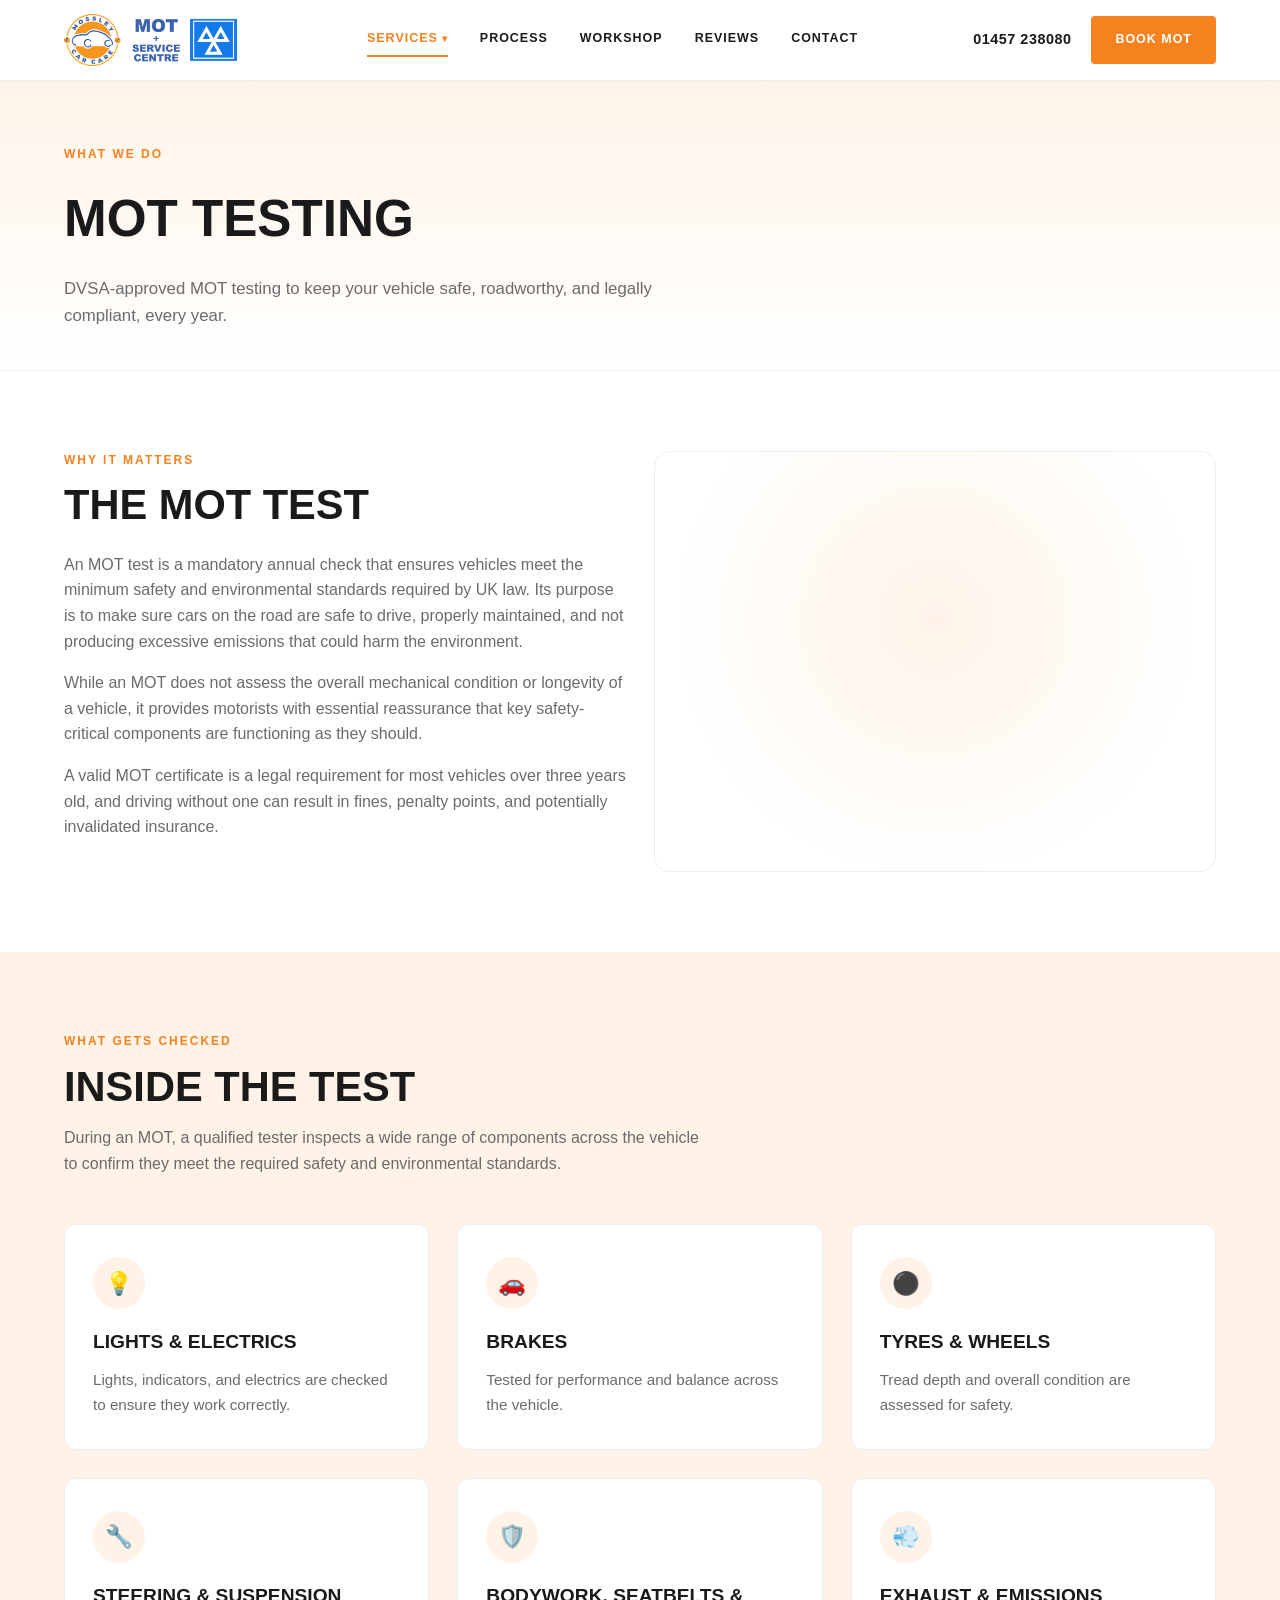
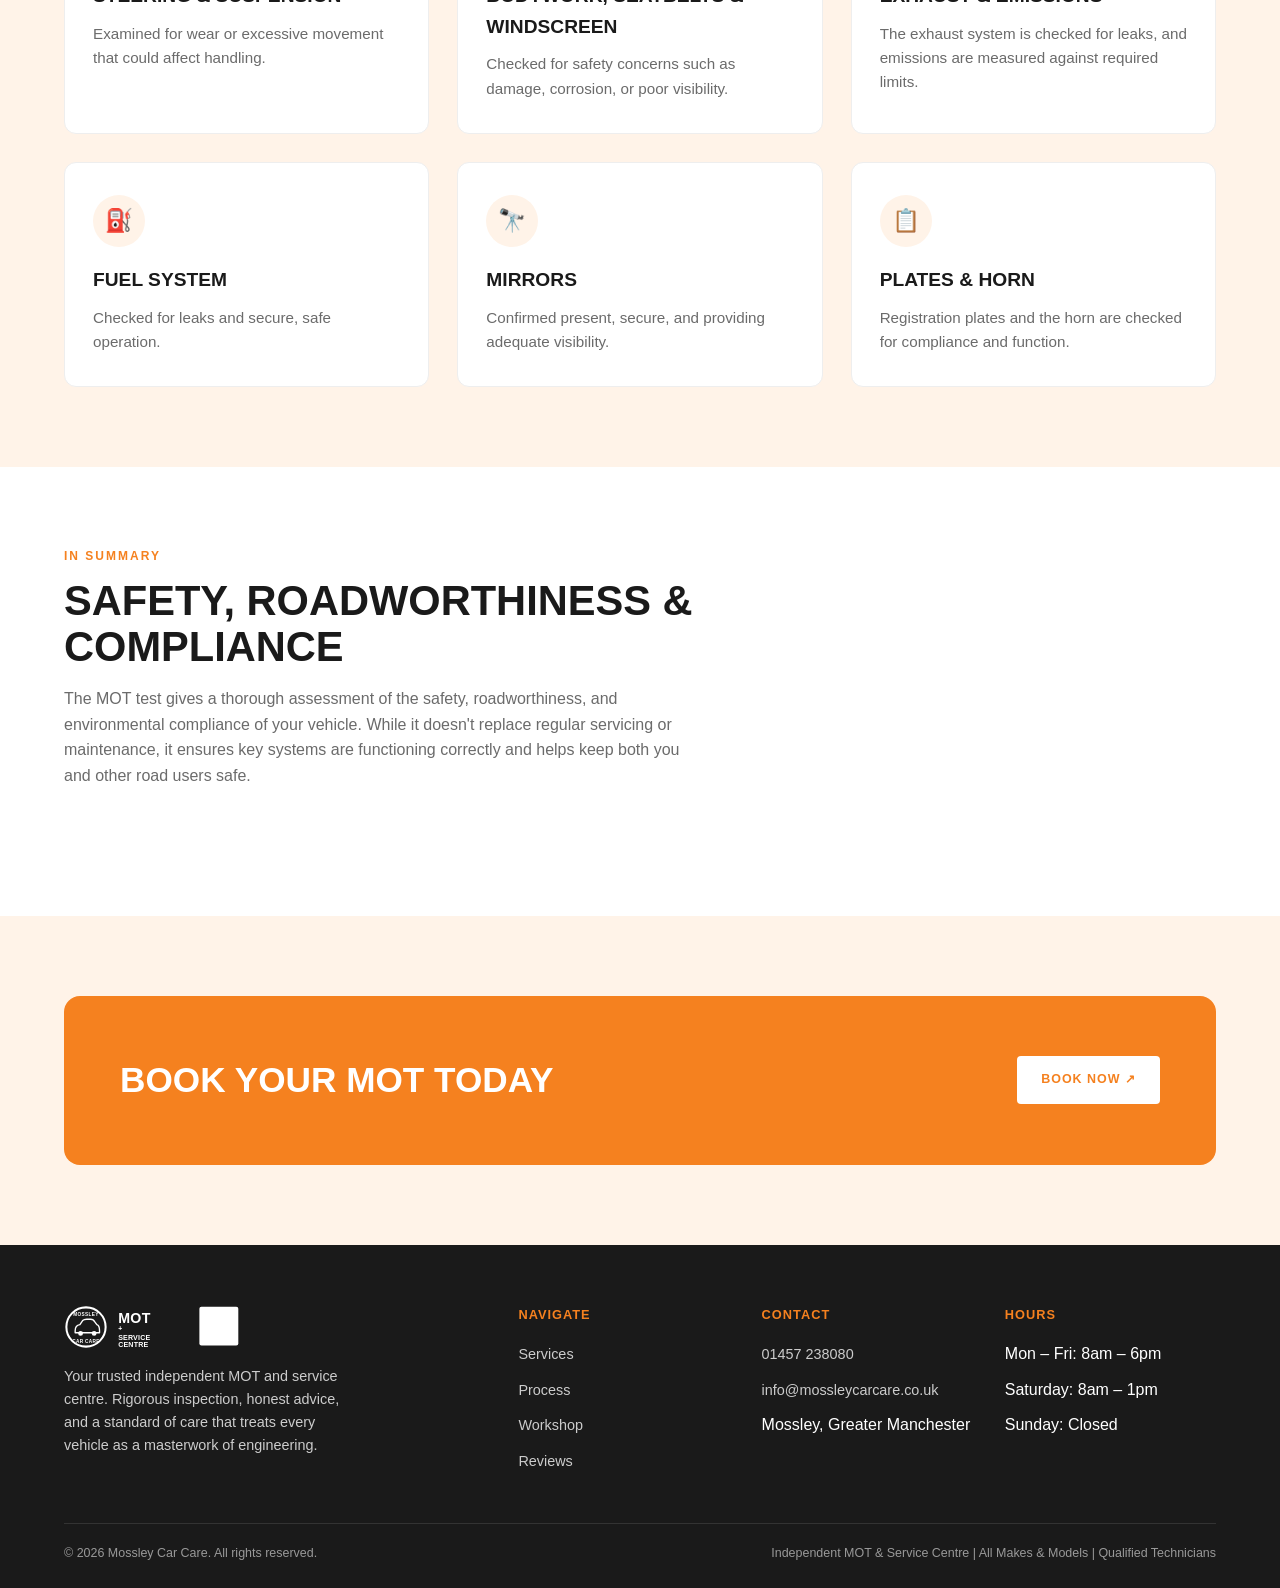
<file: mot-testing.html>
<!DOCTYPE html>
<html lang="en">
<head>
<meta charset="UTF-8">
<meta name="viewport" content="width=device-width, initial-scale=1.0">
<title>MOT Testing | Mossley Car Care</title>
<meta name="description" content="DVSA-approved MOT testing at Mossley Car Care. Learn what the MOT test covers and why it matters.">
<link rel="stylesheet" href="style.css">
</head>
<body>
<header>
  <div class="nav-wrap">
    <a href="index.html" class="logo">
      <img src="logo-mossley-car-care-mot-service-centre-mot-372x103.png" alt="Mossley Car Care - MOT and Service Centre" class="logo-img">
    </a>
    <nav class="main-nav">
      <ul>
        <li class="dropdown">
          <a href="services.html" class="dropdown-toggle active">Services <span class="caret">&#9662;</span></a>
          <ul class="dropdown-menu">
            <li><a href="mot-testing.html">MOT Testing</a></li>
            <li><a href="service-inspection.html">Full &amp; Interim Servicing</a></li>
            <li><a href="diagnostics.html">Diagnostics</a></li>
            <li><a href="brakes-suspension.html">Brakes &amp; Suspension</a></li>
            <li><a href="tyres.html">Tyres &amp; Alignment</a></li>
            <li><a href="air-conditioning.html">Air Conditioning</a></li>
            <li><a href="exhaust.html">Exhaust</a></li>
            <li><a href="batteries-electrics.html">Batteries &amp; Electrics</a></li>
          </ul>
        </li>
        <li><a href="process.html" class="">Process</a></li>
        <li><a href="workshop.html" class="">Workshop</a></li>
        <li><a href="reviews.html" class="">Reviews</a></li>
        <li><a href="contact.html" class="">Contact</a></li>
      </ul>
    </nav>
    <div class="nav-cta">
      <a href="tel:+441457238080" class="phone-link">01457 238080</a>
      <a href="contact.html" class="btn btn-primary">Book MOT</a>
      <button class="hamburger">&#9776;</button>
    </div>
  </div>
</header>

<section class="page-hero">
  <div class="container">
    <div class="eyebrow">What We Do</div>
    <h1>MOT Testing</h1>
    <p>DVSA-approved MOT testing to keep your vehicle safe, roadworthy, and legally compliant, every year.</p>
  </div>
</section>

<section>
  <div class="container">
    <div class="grid grid-2">
      <div>
        <div class="section-head" style="margin-bottom:24px;">
          <div class="eyebrow">Why It Matters</div>
          <h2>The MOT Test</h2>
        </div>
        <p style="color:var(--gray);margin-bottom:16px;">An MOT test is a mandatory annual check that ensures vehicles meet the minimum safety and environmental standards required by UK law. Its purpose is to make sure cars on the road are safe to drive, properly maintained, and not producing excessive emissions that could harm the environment.</p>
        <p style="color:var(--gray);margin-bottom:16px;">While an MOT does not assess the overall mechanical condition or longevity of a vehicle, it provides motorists with essential reassurance that key safety-critical components are functioning as they should.</p>
        <p style="color:var(--gray);">A valid MOT certificate is a legal requirement for most vehicles over three years old, and driving without one can result in fines, penalty points, and potentially invalidated insurance.</p>
      </div>
      <div class="hero-visual" style="aspect-ratio:4/3;"></div>
    </div>
  </div>
</section>

<section class="section-alt">
  <div class="container">
    <div class="section-head">
      <div class="eyebrow">What Gets Checked</div>
      <h2>Inside The Test</h2>
      <p>During an MOT, a qualified tester inspects a wide range of components across the vehicle to confirm they meet the required safety and environmental standards.</p>
    </div>
    <div class="grid grid-3">
      <div class="card">
        <div class="icon-circle">&#128161;</div>
        <h3>Lights &amp; Electrics</h3>
        <p>Lights, indicators, and electrics are checked to ensure they work correctly.</p>
      </div>
      <div class="card">
        <div class="icon-circle">&#128663;</div>
        <h3>Brakes</h3>
        <p>Tested for performance and balance across the vehicle.</p>
      </div>
      <div class="card">
        <div class="icon-circle">&#9899;</div>
        <h3>Tyres &amp; Wheels</h3>
        <p>Tread depth and overall condition are assessed for safety.</p>
      </div>
      <div class="card">
        <div class="icon-circle">&#128295;</div>
        <h3>Steering &amp; Suspension</h3>
        <p>Examined for wear or excessive movement that could affect handling.</p>
      </div>
      <div class="card">
        <div class="icon-circle">&#128737;&#65039;</div>
        <h3>Bodywork, Seatbelts &amp; Windscreen</h3>
        <p>Checked for safety concerns such as damage, corrosion, or poor visibility.</p>
      </div>
      <div class="card">
        <div class="icon-circle">&#128168;</div>
        <h3>Exhaust &amp; Emissions</h3>
        <p>The exhaust system is checked for leaks, and emissions are measured against required limits.</p>
      </div>
      <div class="card">
        <div class="icon-circle">&#9981;</div>
        <h3>Fuel System</h3>
        <p>Checked for leaks and secure, safe operation.</p>
      </div>
      <div class="card">
        <div class="icon-circle">&#128301;</div>
        <h3>Mirrors</h3>
        <p>Confirmed present, secure, and providing adequate visibility.</p>
      </div>
      <div class="card">
        <div class="icon-circle">&#128203;</div>
        <h3>Plates &amp; Horn</h3>
        <p>Registration plates and the horn are checked for compliance and function.</p>
      </div>
    </div>
  </div>
</section>

<section>
  <div class="container">
    <div class="section-head">
      <div class="eyebrow">In Summary</div>
      <h2>Safety, Roadworthiness &amp; Compliance</h2>
      <p>The MOT test gives a thorough assessment of the safety, roadworthiness, and environmental compliance of your vehicle. While it doesn't replace regular servicing or maintenance, it ensures key systems are functioning correctly and helps keep both you and other road users safe.</p>
    </div>
  </div>
</section>

<section class="section-alt">
  <div class="container">
    <div class="cta-band">
      <h2>Book your MOT today</h2>
      <a href="contact.html" class="btn btn-primary">Book Now &#8599;</a>
    </div>
  </div>
</section>

<footer>
  <div class="container">
    <div class="footer-grid">
      <div>
        <a href="index.html" class="logo" style="margin-bottom:16px;display:flex;">
          <img src="logo.svg" alt="Mossley Car Care" class="logo-img logo-img-footer">
        </a>
        <p style="margin-top:14px;max-width:280px;">Your trusted independent MOT and service centre. Rigorous inspection, honest advice, and a standard of care that treats every vehicle as a masterwork of engineering.</p>
      </div>
      <div>
        <h4>Navigate</h4>
        <ul>
          <li><a href="services.html">Services</a></li>
          <li><a href="process.html">Process</a></li>
          <li><a href="workshop.html">Workshop</a></li>
          <li><a href="reviews.html">Reviews</a></li>
        </ul>
      </div>
      <div>
        <h4>Contact</h4>
        <ul>
          <li><a href="tel:+441457238080">01457 238080</a></li>
          <li><a href="mailto:info@mossleycarcare.co.uk">info@mossleycarcare.co.uk</a></li>
          <li>Mossley, Greater Manchester</li>
        </ul>
      </div>
      <div>
        <h4>Hours</h4>
        <ul>
          <li>Mon &ndash; Fri: 8am &ndash; 6pm</li>
          <li>Saturday: 8am &ndash; 1pm</li>
          <li>Sunday: Closed</li>
        </ul>
      </div>
    </div>
    <div class="footer-bottom">
      <span>&copy; <span id="year"></span> Mossley Car Care. All rights reserved.</span>
      <span>Independent MOT &amp; Service Centre | All Makes &amp; Models | Qualified Technicians</span>
    </div>
  </div>
</footer>
<script src="script.js"></script>
</body>
</html>
</file>
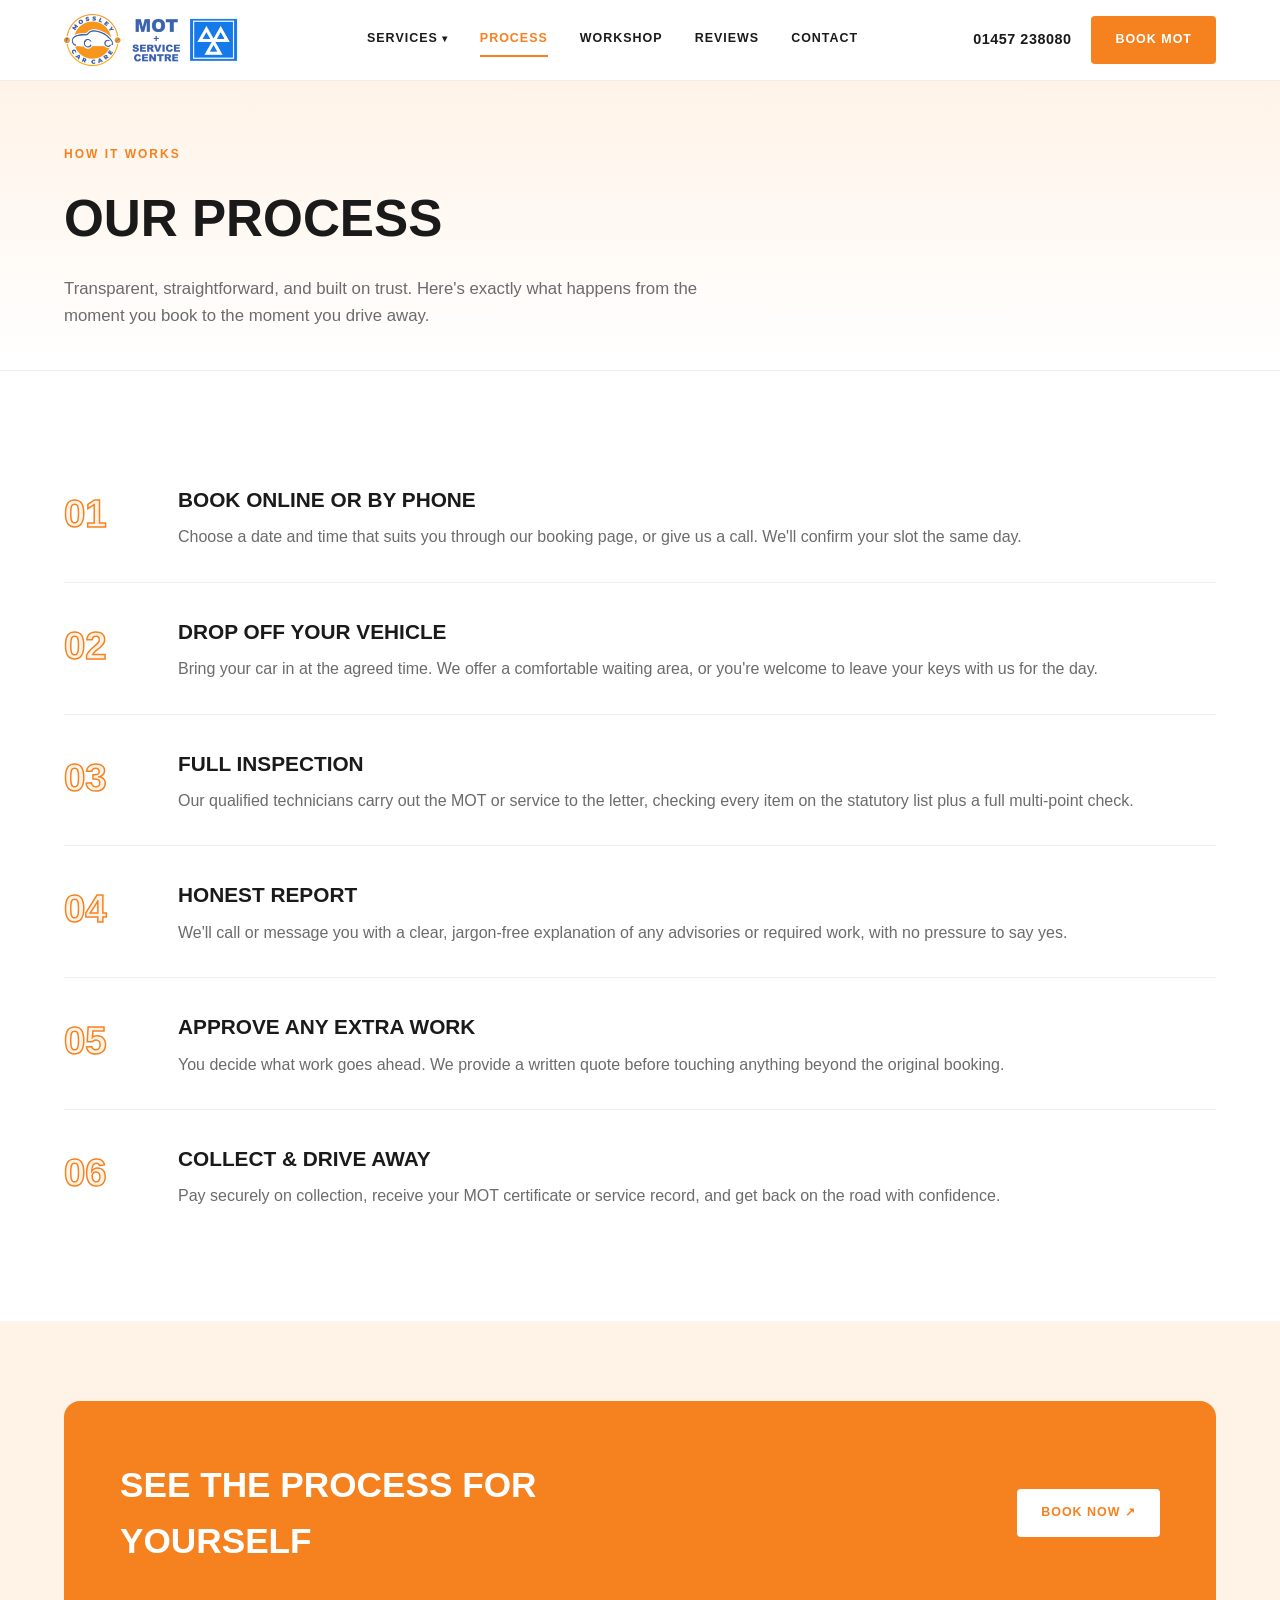
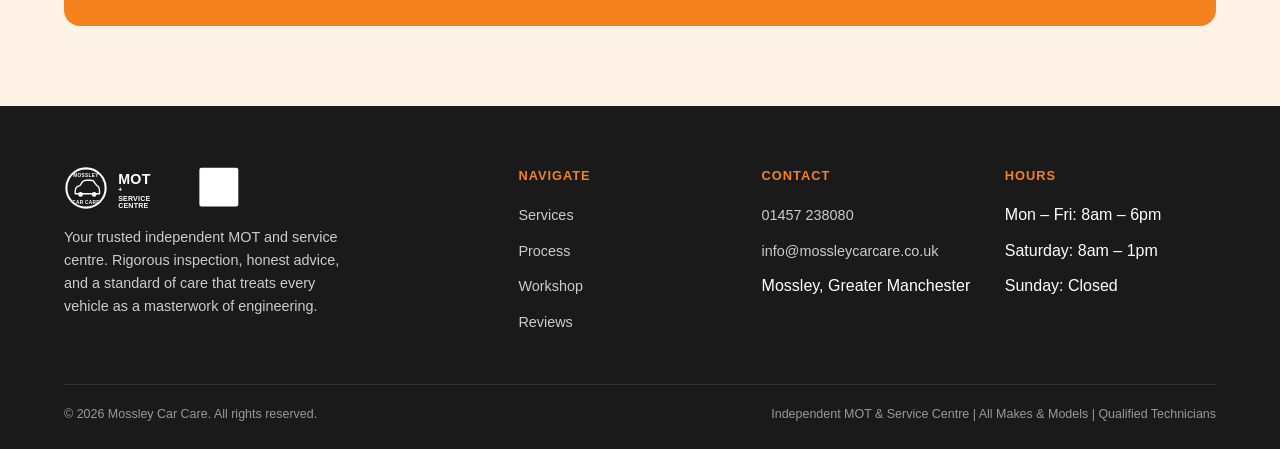
<file: process.html>
<!DOCTYPE html>
<html lang="en">
<head>
<meta charset="UTF-8">
<meta name="viewport" content="width=device-width, initial-scale=1.0">
<title>Process | Mossley Car Care</title>
<meta name="description" content="Step by step: how an MOT or service works at Mossley Car Care.">
<link rel="stylesheet" href="style.css">
</head>
<body>
<header>
  <div class="nav-wrap">
    <a href="index.html" class="logo">
      <img src="logo-mossley-car-care-mot-service-centre-mot-372x103.png" alt="Mossley Car Care - MOT and Service Centre" class="logo-img">
    </a>
    <nav class="main-nav">
      <ul>
        <li class="dropdown">
          <a href="services.html" class="dropdown-toggle">Services <span class="caret">&#9662;</span></a>
          <ul class="dropdown-menu">
            <li><a href="mot-testing.html">MOT Testing</a></li>
            <li><a href="service-inspection.html">Full &amp; Interim Servicing</a></li>
            <li><a href="diagnostics.html">Diagnostics</a></li>
            <li><a href="brakes-suspension.html">Brakes &amp; Suspension</a></li>
            <li><a href="tyres.html">Tyres &amp; Alignment</a></li>
            <li><a href="air-conditioning.html">Air Conditioning</a></li>
            <li><a href="exhaust.html">Exhaust</a></li>
            <li><a href="batteries-electrics.html">Batteries &amp; Electrics</a></li>
          </ul>
        </li>
        <li><a href="process.html" class="active">Process</a></li>
        <li><a href="workshop.html" class="">Workshop</a></li>
        <li><a href="reviews.html" class="">Reviews</a></li>
        <li><a href="contact.html" class="">Contact</a></li>
      </ul>
    </nav>
    <div class="nav-cta">
      <a href="tel:+441457238080" class="phone-link">01457 238080</a>
      <a href="contact.html" class="btn btn-primary">Book MOT</a>
      <button class="hamburger">&#9776;</button>
    </div>
  </div>
</header>

<section class="page-hero">
  <div class="container">
    <div class="eyebrow">How It Works</div>
    <h1>Our Process</h1>
    <p>Transparent, straightforward, and built on trust. Here's exactly what happens from the moment you book to the moment you drive away.</p>
  </div>
</section>

<section>
  <div class="container">
    <div class="steps">
      <div class="step">
        <div class="step-num">01</div>
        <div>
          <h3>Book Online or by Phone</h3>
          <p>Choose a date and time that suits you through our booking page, or give us a call. We'll confirm your slot the same day.</p>
        </div>
      </div>
      <div class="step">
        <div class="step-num">02</div>
        <div>
          <h3>Drop Off Your Vehicle</h3>
          <p>Bring your car in at the agreed time. We offer a comfortable waiting area, or you're welcome to leave your keys with us for the day.</p>
        </div>
      </div>
      <div class="step">
        <div class="step-num">03</div>
        <div>
          <h3>Full Inspection</h3>
          <p>Our qualified technicians carry out the MOT or service to the letter, checking every item on the statutory list plus a full multi-point check.</p>
        </div>
      </div>
      <div class="step">
        <div class="step-num">04</div>
        <div>
          <h3>Honest Report</h3>
          <p>We'll call or message you with a clear, jargon-free explanation of any advisories or required work, with no pressure to say yes.</p>
        </div>
      </div>
      <div class="step">
        <div class="step-num">05</div>
        <div>
          <h3>Approve Any Extra Work</h3>
          <p>You decide what work goes ahead. We provide a written quote before touching anything beyond the original booking.</p>
        </div>
      </div>
      <div class="step">
        <div class="step-num">06</div>
        <div>
          <h3>Collect &amp; Drive Away</h3>
          <p>Pay securely on collection, receive your MOT certificate or service record, and get back on the road with confidence.</p>
        </div>
      </div>
    </div>
  </div>
</section>

<section class="section-alt">
  <div class="container">
    <div class="cta-band">
      <h2>See the process for yourself</h2>
      <a href="contact.html" class="btn btn-primary">Book Now &#8599;</a>
    </div>
  </div>
</section>

<footer>
  <div class="container">
    <div class="footer-grid">
      <div>
        <a href="index.html" class="logo" style="margin-bottom:16px;display:flex;">
          <img src="logo.svg" alt="Mossley Car Care" class="logo-img logo-img-footer">
        </a>
        <p style="margin-top:14px;max-width:280px;">Your trusted independent MOT and service centre. Rigorous inspection, honest advice, and a standard of care that treats every vehicle as a masterwork of engineering.</p>
      </div>
      <div>
        <h4>Navigate</h4>
        <ul>
          <li><a href="services.html">Services</a></li>
          <li><a href="process.html">Process</a></li>
          <li><a href="workshop.html">Workshop</a></li>
          <li><a href="reviews.html">Reviews</a></li>
        </ul>
      </div>
      <div>
        <h4>Contact</h4>
        <ul>
          <li><a href="tel:+441457238080">01457 238080</a></li>
          <li><a href="mailto:info@mossleycarcare.co.uk">info@mossleycarcare.co.uk</a></li>
          <li>Mossley, Greater Manchester</li>
        </ul>
      </div>
      <div>
        <h4>Hours</h4>
        <ul>
          <li>Mon &ndash; Fri: 8am &ndash; 6pm</li>
          <li>Saturday: 8am &ndash; 1pm</li>
          <li>Sunday: Closed</li>
        </ul>
      </div>
    </div>
    <div class="footer-bottom">
      <span>&copy; <span id="year"></span> Mossley Car Care. All rights reserved.</span>
      <span>Independent MOT &amp; Service Centre | All Makes &amp; Models | Qualified Technicians</span>
    </div>
  </div>
</footer>
<script src="script.js"></script>
</body>
</html>
</file>
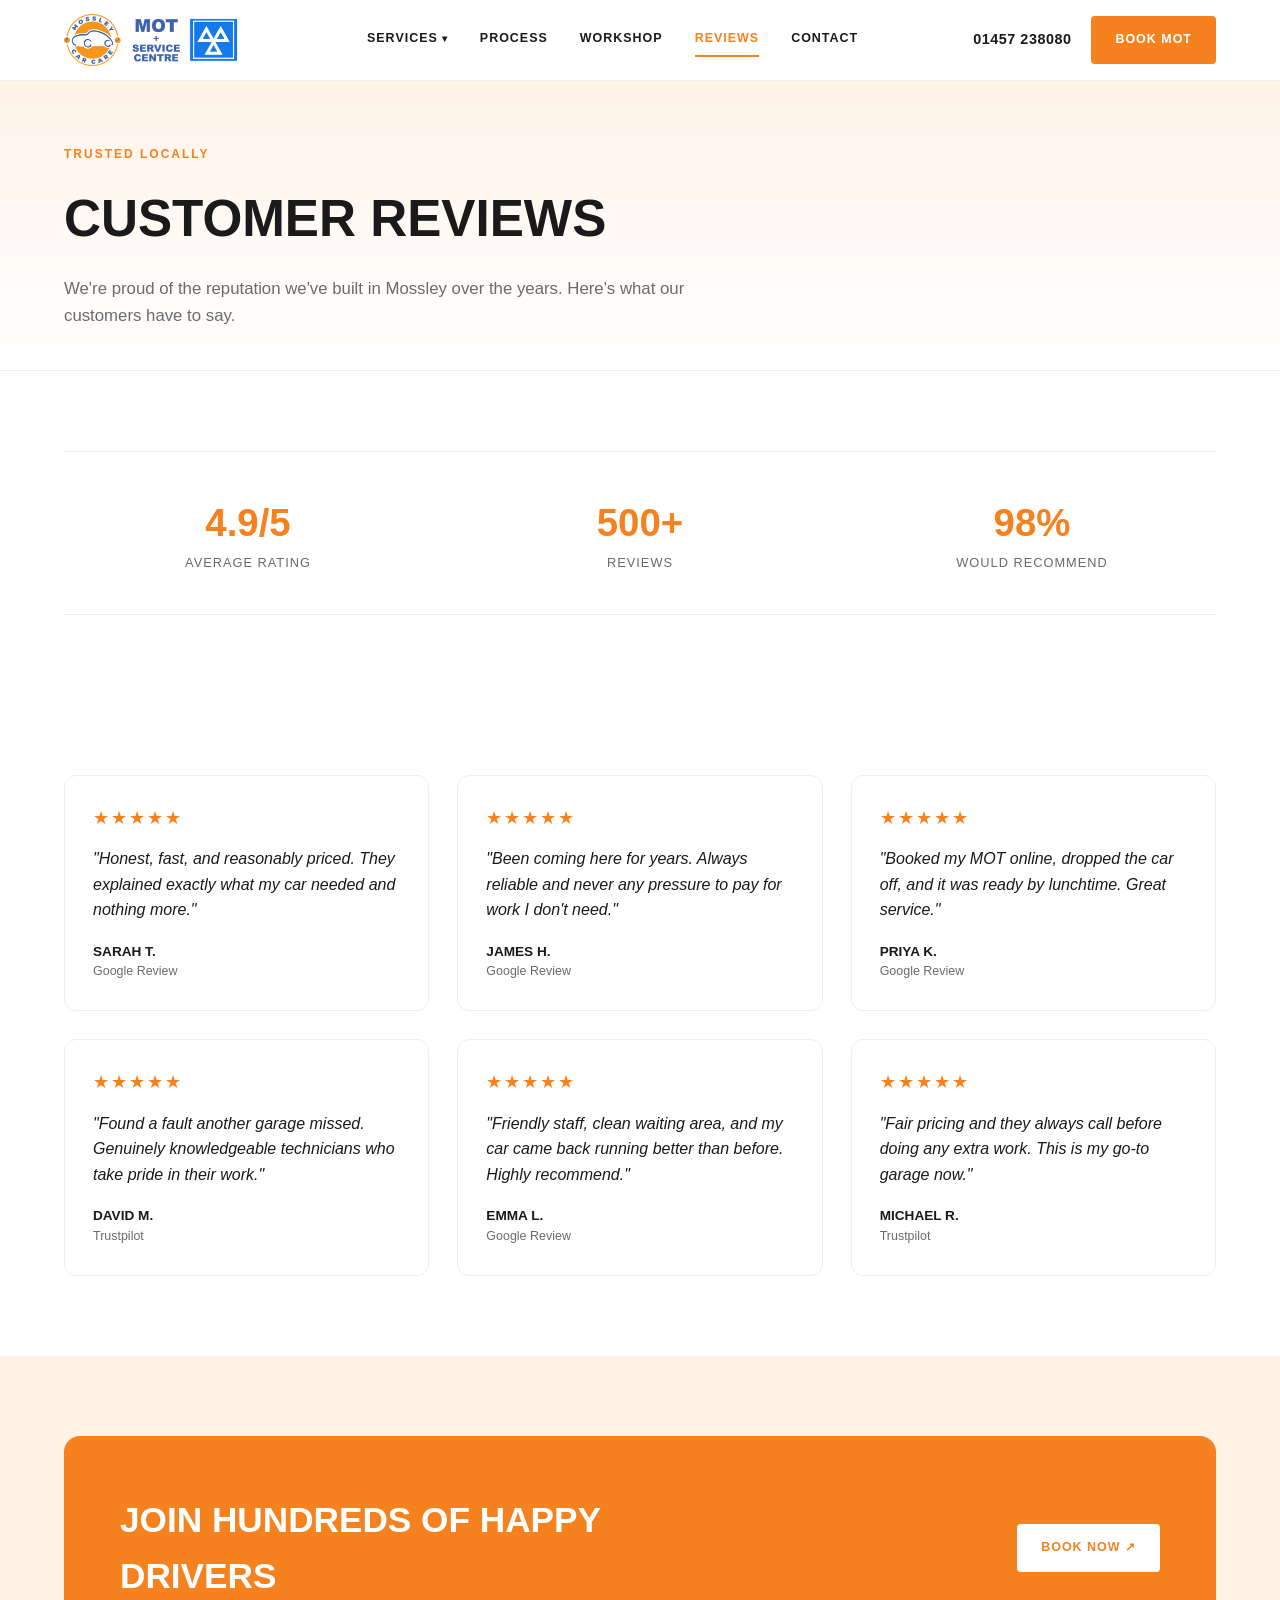
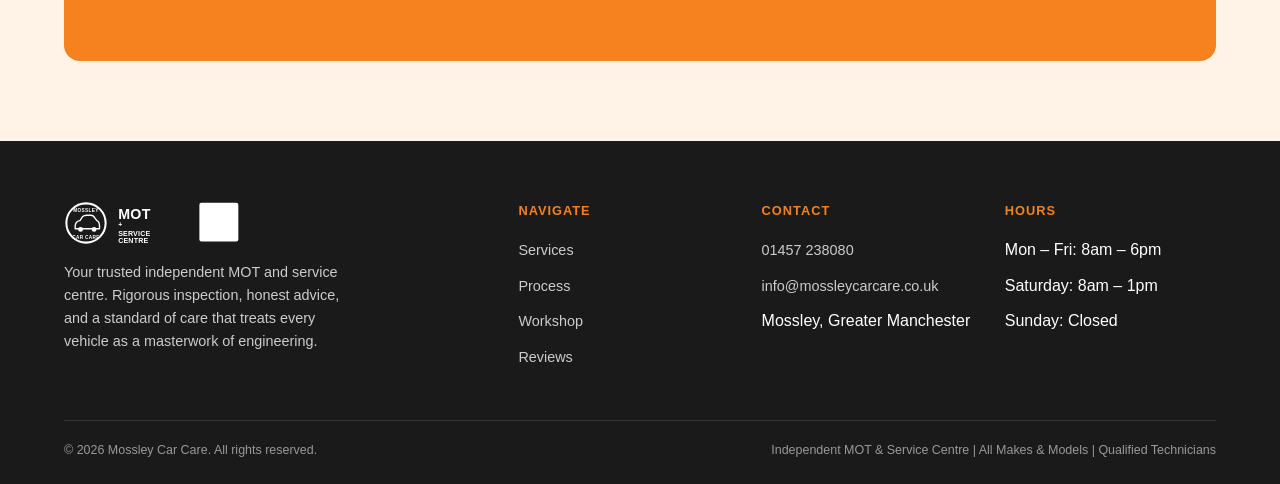
<file: reviews.html>
<!DOCTYPE html>
<html lang="en">
<head>
<meta charset="UTF-8">
<meta name="viewport" content="width=device-width, initial-scale=1.0">
<title>Reviews | Mossley Car Care</title>
<meta name="description" content="Read what customers say about Mossley Car Care's MOT and servicing.">
<link rel="stylesheet" href="style.css">
</head>
<body>
<header>
  <div class="nav-wrap">
    <a href="index.html" class="logo">
      <img src="logo-mossley-car-care-mot-service-centre-mot-372x103.png" alt="Mossley Car Care - MOT and Service Centre" class="logo-img">
    </a>
    <nav class="main-nav">
      <ul>
        <li class="dropdown">
          <a href="services.html" class="dropdown-toggle">Services <span class="caret">&#9662;</span></a>
          <ul class="dropdown-menu">
            <li><a href="mot-testing.html">MOT Testing</a></li>
            <li><a href="service-inspection.html">Full &amp; Interim Servicing</a></li>
            <li><a href="diagnostics.html">Diagnostics</a></li>
            <li><a href="brakes-suspension.html">Brakes &amp; Suspension</a></li>
            <li><a href="tyres.html">Tyres &amp; Alignment</a></li>
            <li><a href="air-conditioning.html">Air Conditioning</a></li>
            <li><a href="exhaust.html">Exhaust</a></li>
            <li><a href="batteries-electrics.html">Batteries &amp; Electrics</a></li>
          </ul>
        </li>
        <li><a href="process.html" class="">Process</a></li>
        <li><a href="workshop.html" class="">Workshop</a></li>
        <li><a href="reviews.html" class="active">Reviews</a></li>
        <li><a href="contact.html" class="">Contact</a></li>
      </ul>
    </nav>
    <div class="nav-cta">
      <a href="tel:+441457238080" class="phone-link">01457 238080</a>
      <a href="contact.html" class="btn btn-primary">Book MOT</a>
      <button class="hamburger">&#9776;</button>
    </div>
  </div>
</header>

<section class="page-hero">
  <div class="container">
    <div class="eyebrow">Trusted Locally</div>
    <h1>Customer Reviews</h1>
    <p>We're proud of the reputation we've built in Mossley over the years. Here's what our customers have to say.</p>
  </div>
</section>

<section>
  <div class="container">
    <div class="stats">
      <div class="stat"><div class="num">4.9/5</div><div class="label">Average Rating</div></div>
      <div class="stat"><div class="num">500+</div><div class="label">Reviews</div></div>
      <div class="stat"><div class="num">98%</div><div class="label">Would Recommend</div></div>
    </div>
  </div>
</section>

<section>
  <div class="container">
    <div class="grid grid-3">
      <div class="review-card">
        <div class="stars">&#9733;&#9733;&#9733;&#9733;&#9733;</div>
        <p class="quote">"Honest, fast, and reasonably priced. They explained exactly what my car needed and nothing more."</p>
        <div class="review-author">Sarah T.</div>
        <div class="review-source">Google Review</div>
      </div>
      <div class="review-card">
        <div class="stars">&#9733;&#9733;&#9733;&#9733;&#9733;</div>
        <p class="quote">"Been coming here for years. Always reliable and never any pressure to pay for work I don't need."</p>
        <div class="review-author">James H.</div>
        <div class="review-source">Google Review</div>
      </div>
      <div class="review-card">
        <div class="stars">&#9733;&#9733;&#9733;&#9733;&#9733;</div>
        <p class="quote">"Booked my MOT online, dropped the car off, and it was ready by lunchtime. Great service."</p>
        <div class="review-author">Priya K.</div>
        <div class="review-source">Google Review</div>
      </div>
      <div class="review-card">
        <div class="stars">&#9733;&#9733;&#9733;&#9733;&#9733;</div>
        <p class="quote">"Found a fault another garage missed. Genuinely knowledgeable technicians who take pride in their work."</p>
        <div class="review-author">David M.</div>
        <div class="review-source">Trustpilot</div>
      </div>
      <div class="review-card">
        <div class="stars">&#9733;&#9733;&#9733;&#9733;&#9733;</div>
        <p class="quote">"Friendly staff, clean waiting area, and my car came back running better than before. Highly recommend."</p>
        <div class="review-author">Emma L.</div>
        <div class="review-source">Google Review</div>
      </div>
      <div class="review-card">
        <div class="stars">&#9733;&#9733;&#9733;&#9733;&#9733;</div>
        <p class="quote">"Fair pricing and they always call before doing any extra work. This is my go-to garage now."</p>
        <div class="review-author">Michael R.</div>
        <div class="review-source">Trustpilot</div>
      </div>
    </div>
  </div>
</section>

<section class="section-alt">
  <div class="container">
    <div class="cta-band">
      <h2>Join hundreds of happy drivers</h2>
      <a href="contact.html" class="btn btn-primary">Book Now &#8599;</a>
    </div>
  </div>
</section>

<footer>
  <div class="container">
    <div class="footer-grid">
      <div>
        <a href="index.html" class="logo" style="margin-bottom:16px;display:flex;">
          <img src="logo.svg" alt="Mossley Car Care" class="logo-img logo-img-footer">
        </a>
        <p style="margin-top:14px;max-width:280px;">Your trusted independent MOT and service centre. Rigorous inspection, honest advice, and a standard of care that treats every vehicle as a masterwork of engineering.</p>
      </div>
      <div>
        <h4>Navigate</h4>
        <ul>
          <li><a href="services.html">Services</a></li>
          <li><a href="process.html">Process</a></li>
          <li><a href="workshop.html">Workshop</a></li>
          <li><a href="reviews.html">Reviews</a></li>
        </ul>
      </div>
      <div>
        <h4>Contact</h4>
        <ul>
          <li><a href="tel:+441457238080">01457 238080</a></li>
          <li><a href="mailto:info@mossleycarcare.co.uk">info@mossleycarcare.co.uk</a></li>
          <li>Mossley, Greater Manchester</li>
        </ul>
      </div>
      <div>
        <h4>Hours</h4>
        <ul>
          <li>Mon &ndash; Fri: 8am &ndash; 6pm</li>
          <li>Saturday: 8am &ndash; 1pm</li>
          <li>Sunday: Closed</li>
        </ul>
      </div>
    </div>
    <div class="footer-bottom">
      <span>&copy; <span id="year"></span> Mossley Car Care. All rights reserved.</span>
      <span>Independent MOT &amp; Service Centre | All Makes &amp; Models | Qualified Technicians</span>
    </div>
  </div>
</footer>
<script src="script.js"></script>
</body>
</html>
</file>
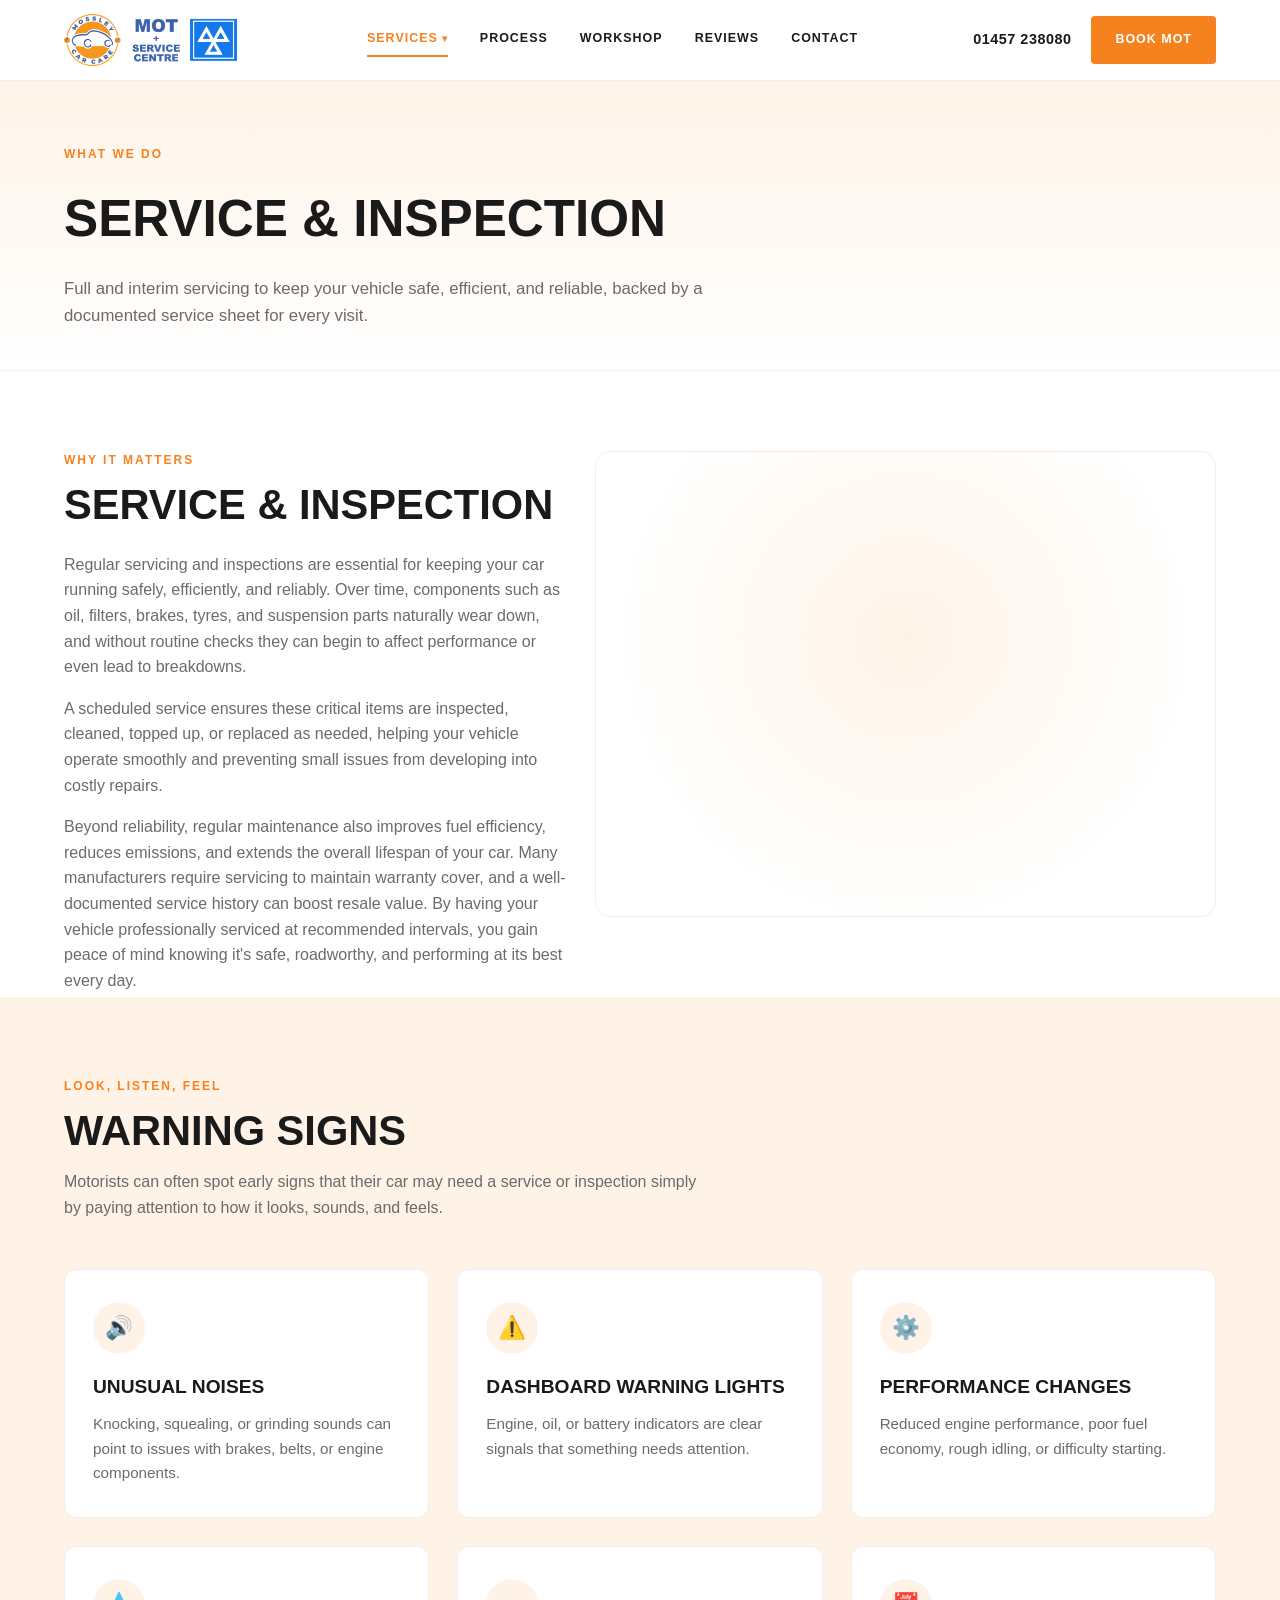
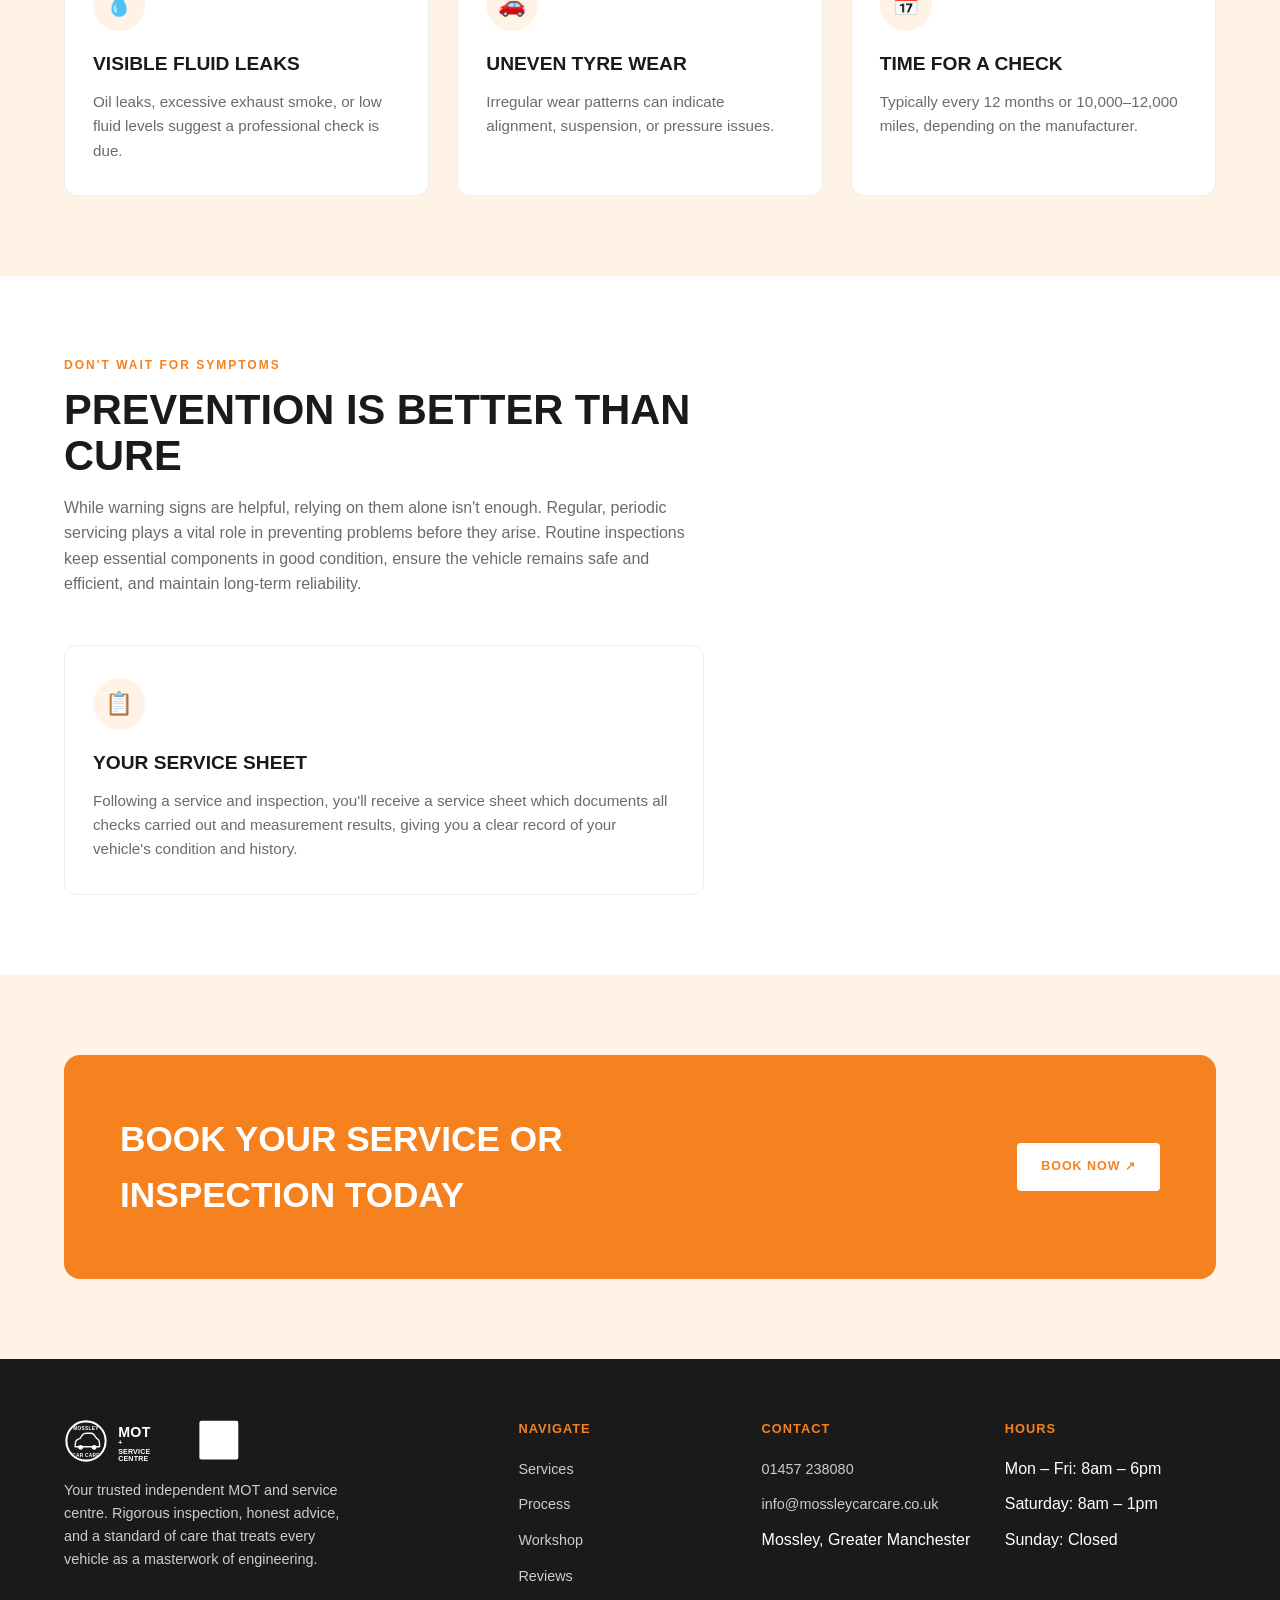
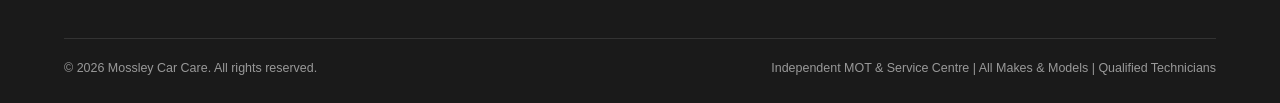
<file: service-inspection.html>
<!DOCTYPE html>
<html lang="en">
<head>
<meta charset="UTF-8">
<meta name="viewport" content="width=device-width, initial-scale=1.0">
<title>Service & Inspection | Mossley Car Care</title>
<meta name="description" content="Full and interim servicing at Mossley Car Care, with warning signs to watch for and a documented service sheet on every visit.">
<link rel="stylesheet" href="style.css">
</head>
<body>
<header>
  <div class="nav-wrap">
    <a href="index.html" class="logo">
      <img src="logo-mossley-car-care-mot-service-centre-mot-372x103.png" alt="Mossley Car Care - MOT and Service Centre" class="logo-img">
    </a>
    <nav class="main-nav">
      <ul>
        <li class="dropdown">
          <a href="services.html" class="dropdown-toggle active">Services <span class="caret">&#9662;</span></a>
          <ul class="dropdown-menu">
            <li><a href="mot-testing.html">MOT Testing</a></li>
            <li><a href="service-inspection.html">Full &amp; Interim Servicing</a></li>
            <li><a href="diagnostics.html">Diagnostics</a></li>
            <li><a href="brakes-suspension.html">Brakes &amp; Suspension</a></li>
            <li><a href="tyres.html">Tyres &amp; Alignment</a></li>
            <li><a href="air-conditioning.html">Air Conditioning</a></li>
            <li><a href="exhaust.html">Exhaust</a></li>
            <li><a href="batteries-electrics.html">Batteries &amp; Electrics</a></li>
          </ul>
        </li>
        <li><a href="process.html" class="">Process</a></li>
        <li><a href="workshop.html" class="">Workshop</a></li>
        <li><a href="reviews.html" class="">Reviews</a></li>
        <li><a href="contact.html" class="">Contact</a></li>
      </ul>
    </nav>
    <div class="nav-cta">
      <a href="tel:+441457238080" class="phone-link">01457 238080</a>
      <a href="contact.html" class="btn btn-primary">Book MOT</a>
      <button class="hamburger">&#9776;</button>
    </div>
  </div>
</header>

<section class="page-hero">
  <div class="container">
    <div class="eyebrow">What We Do</div>
    <h1>Service &amp; Inspection</h1>
    <p>Full and interim servicing to keep your vehicle safe, efficient, and reliable, backed by a documented service sheet for every visit.</p>
  </div>
</section>

<section>
  <div class="container">
    <div class="grid grid-2">
      <div>
        <div class="section-head" style="margin-bottom:24px;">
          <div class="eyebrow">Why It Matters</div>
          <h2>Service &amp; Inspection</h2>
        </div>
        <p style="color:var(--gray);margin-bottom:16px;">Regular servicing and inspections are essential for keeping your car running safely, efficiently, and reliably. Over time, components such as oil, filters, brakes, tyres, and suspension parts naturally wear down, and without routine checks they can begin to affect performance or even lead to breakdowns.</p>
        <p style="color:var(--gray);margin-bottom:16px;">A scheduled service ensures these critical items are inspected, cleaned, topped up, or replaced as needed, helping your vehicle operate smoothly and preventing small issues from developing into costly repairs.</p>
        <p style="color:var(--gray);">Beyond reliability, regular maintenance also improves fuel efficiency, reduces emissions, and extends the overall lifespan of your car. Many manufacturers require servicing to maintain warranty cover, and a well-documented service history can boost resale value. By having your vehicle professionally serviced at recommended intervals, you gain peace of mind knowing it's safe, roadworthy, and performing at its best every day.</p>
      </div>
      <div class="hero-visual" style="aspect-ratio:4/3;"></div>
    </div>
  </div>
</section>

<section class="section-alt">
  <div class="container">
    <div class="section-head">
      <div class="eyebrow">Look, Listen, Feel</div>
      <h2>Warning Signs</h2>
      <p>Motorists can often spot early signs that their car may need a service or inspection simply by paying attention to how it looks, sounds, and feels.</p>
    </div>
    <div class="grid grid-3">
      <div class="card">
        <div class="icon-circle">&#128266;</div>
        <h3>Unusual Noises</h3>
        <p>Knocking, squealing, or grinding sounds can point to issues with brakes, belts, or engine components.</p>
      </div>
      <div class="card">
        <div class="icon-circle">&#9888;&#65039;</div>
        <h3>Dashboard Warning Lights</h3>
        <p>Engine, oil, or battery indicators are clear signals that something needs attention.</p>
      </div>
      <div class="card">
        <div class="icon-circle">&#9881;&#65039;</div>
        <h3>Performance Changes</h3>
        <p>Reduced engine performance, poor fuel economy, rough idling, or difficulty starting.</p>
      </div>
      <div class="card">
        <div class="icon-circle">&#128167;</div>
        <h3>Visible Fluid Leaks</h3>
        <p>Oil leaks, excessive exhaust smoke, or low fluid levels suggest a professional check is due.</p>
      </div>
      <div class="card">
        <div class="icon-circle">&#128663;</div>
        <h3>Uneven Tyre Wear</h3>
        <p>Irregular wear patterns can indicate alignment, suspension, or pressure issues.</p>
      </div>
      <div class="card">
        <div class="icon-circle">&#128197;</div>
        <h3>Time For A Check</h3>
        <p>Typically every 12 months or 10,000&ndash;12,000 miles, depending on the manufacturer.</p>
      </div>
    </div>
  </div>
</section>

<section>
  <div class="container">
    <div class="section-head">
      <div class="eyebrow">Don't Wait For Symptoms</div>
      <h2>Prevention Is Better Than Cure</h2>
      <p>While warning signs are helpful, relying on them alone isn't enough. Regular, periodic servicing plays a vital role in preventing problems before they arise. Routine inspections keep essential components in good condition, ensure the vehicle remains safe and efficient, and maintain long-term reliability.</p>
    </div>
    <div class="card" style="max-width:640px;">
      <div class="icon-circle">&#128203;</div>
      <h3>Your Service Sheet</h3>
      <p>Following a service and inspection, you'll receive a service sheet which documents all checks carried out and measurement results, giving you a clear record of your vehicle's condition and history.</p>
    </div>
  </div>
</section>

<section class="section-alt">
  <div class="container">
    <div class="cta-band">
      <h2>Book your service or inspection today</h2>
      <a href="contact.html" class="btn btn-primary">Book Now &#8599;</a>
    </div>
  </div>
</section>

<footer>
  <div class="container">
    <div class="footer-grid">
      <div>
        <a href="index.html" class="logo" style="margin-bottom:16px;display:flex;">
          <img src="logo.svg" alt="Mossley Car Care" class="logo-img logo-img-footer">
        </a>
        <p style="margin-top:14px;max-width:280px;">Your trusted independent MOT and service centre. Rigorous inspection, honest advice, and a standard of care that treats every vehicle as a masterwork of engineering.</p>
      </div>
      <div>
        <h4>Navigate</h4>
        <ul>
          <li><a href="services.html">Services</a></li>
          <li><a href="process.html">Process</a></li>
          <li><a href="workshop.html">Workshop</a></li>
          <li><a href="reviews.html">Reviews</a></li>
        </ul>
      </div>
      <div>
        <h4>Contact</h4>
        <ul>
          <li><a href="tel:+441457238080">01457 238080</a></li>
          <li><a href="mailto:info@mossleycarcare.co.uk">info@mossleycarcare.co.uk</a></li>
          <li>Mossley, Greater Manchester</li>
        </ul>
      </div>
      <div>
        <h4>Hours</h4>
        <ul>
          <li>Mon &ndash; Fri: 8am &ndash; 6pm</li>
          <li>Saturday: 8am &ndash; 1pm</li>
          <li>Sunday: Closed</li>
        </ul>
      </div>
    </div>
    <div class="footer-bottom">
      <span>&copy; <span id="year"></span> Mossley Car Care. All rights reserved.</span>
      <span>Independent MOT &amp; Service Centre | All Makes &amp; Models | Qualified Technicians</span>
    </div>
  </div>
</footer>
<script src="script.js"></script>
</body>
</html>
</file>
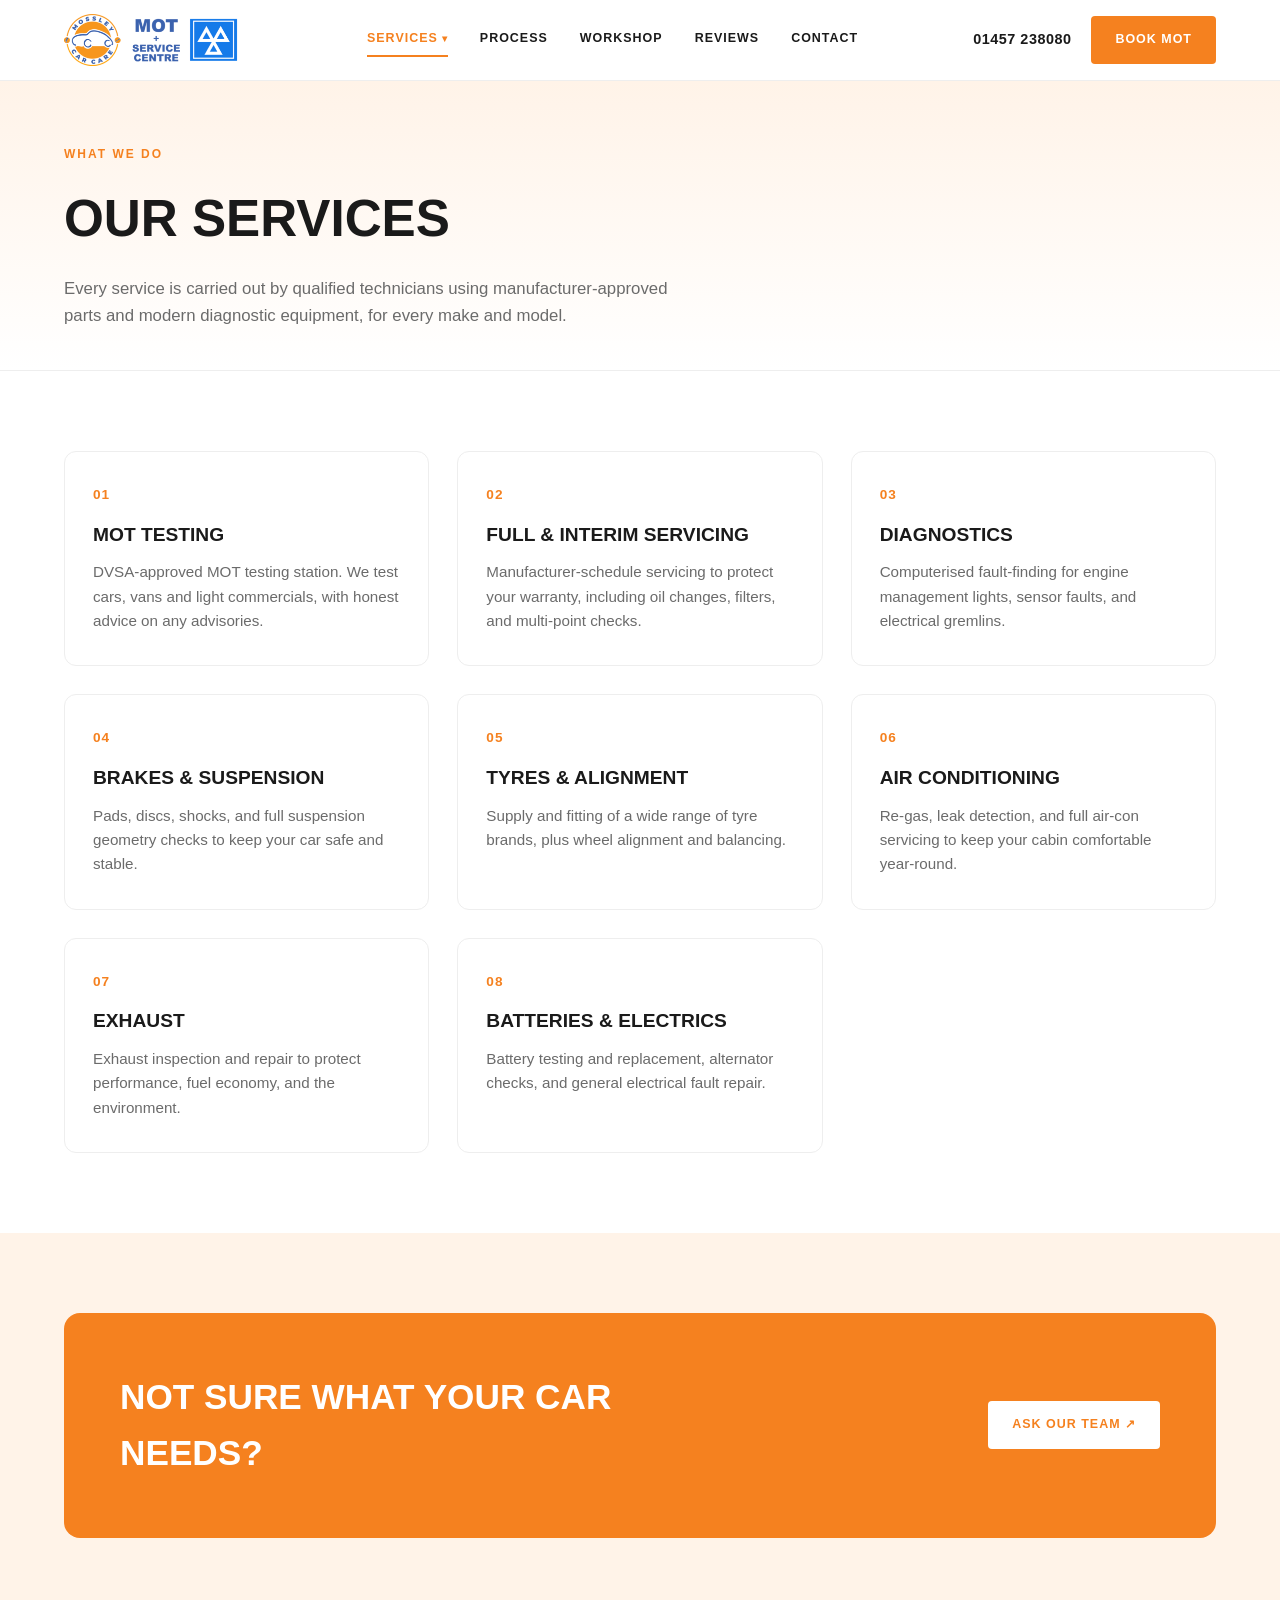
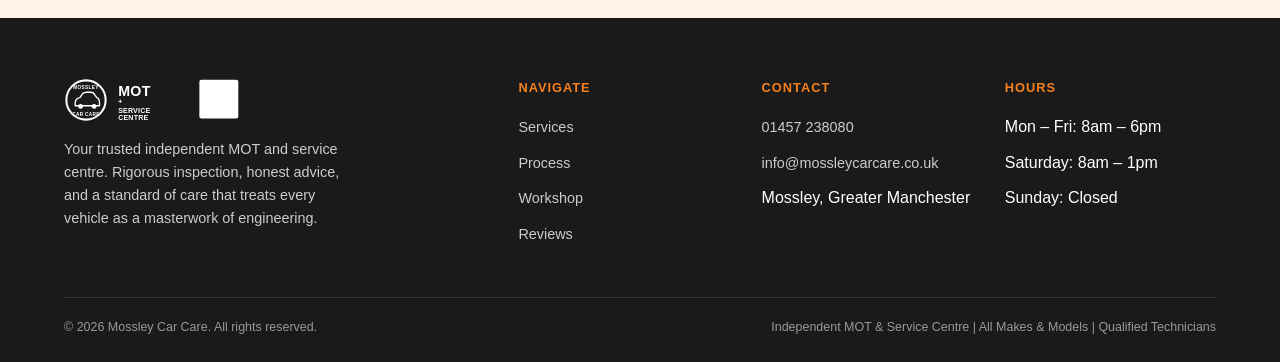
<file: services.html>
<!DOCTYPE html>
<html lang="en">
<head>
<meta charset="UTF-8">
<meta name="viewport" content="width=device-width, initial-scale=1.0">
<title>Services | Mossley Car Care</title>
<meta name="description" content="MOT testing, servicing, diagnostics, brakes, tyres and more at Mossley Car Care.">
<link rel="stylesheet" href="style.css">
</head>
<body>
<header>
  <div class="nav-wrap">
    <a href="index.html" class="logo">
      <img src="logo-mossley-car-care-mot-service-centre-mot-372x103.png" alt="Mossley Car Care - MOT and Service Centre" class="logo-img">
    </a>
    <nav class="main-nav">
      <ul>
        <li class="dropdown">
          <a href="services.html" class="dropdown-toggle active">Services <span class="caret">&#9662;</span></a>
          <ul class="dropdown-menu">
            <li><a href="mot-testing.html">MOT Testing</a></li>
            <li><a href="service-inspection.html">Full &amp; Interim Servicing</a></li>
            <li><a href="diagnostics.html">Diagnostics</a></li>
            <li><a href="brakes-suspension.html">Brakes &amp; Suspension</a></li>
            <li><a href="tyres.html">Tyres &amp; Alignment</a></li>
            <li><a href="air-conditioning.html">Air Conditioning</a></li>
            <li><a href="exhaust.html">Exhaust</a></li>
            <li><a href="batteries-electrics.html">Batteries &amp; Electrics</a></li>
          </ul>
        </li>
        <li><a href="process.html" class="">Process</a></li>
        <li><a href="workshop.html" class="">Workshop</a></li>
        <li><a href="reviews.html" class="">Reviews</a></li>
        <li><a href="contact.html" class="">Contact</a></li>
      </ul>
    </nav>
    <div class="nav-cta">
      <a href="tel:+441457238080" class="phone-link">01457 238080</a>
      <a href="contact.html" class="btn btn-primary">Book MOT</a>
      <button class="hamburger">&#9776;</button>
    </div>
  </div>
</header>

<section class="page-hero">
  <div class="container">
    <div class="eyebrow">What We Do</div>
    <h1>Our Services</h1>
    <p>Every service is carried out by qualified technicians using manufacturer-approved parts and modern diagnostic equipment, for every make and model.</p>
  </div>
</section>

<section>
  <div class="container">
    <div class="grid grid-3">
      <a href="mot-testing.html" class="card" id="mot-testing" style="display:block;color:inherit;">
        <div class="num">01</div>
        <h3>MOT Testing</h3>
        <p>DVSA-approved MOT testing station. We test cars, vans and light commercials, with honest advice on any advisories.</p>
      </a>
      <a href="service-inspection.html" class="card" id="full-servicing" style="display:block;color:inherit;">
        <div class="num">02</div>
        <h3>Full &amp; Interim Servicing</h3>
        <p>Manufacturer-schedule servicing to protect your warranty, including oil changes, filters, and multi-point checks.</p>
      </a>
      <a href="diagnostics.html" class="card" id="diagnostics" style="display:block;color:inherit;">
        <div class="num">03</div>
        <h3>Diagnostics</h3>
        <p>Computerised fault-finding for engine management lights, sensor faults, and electrical gremlins.</p>
      </a>
      <a href="brakes-suspension.html" class="card" id="brakes-suspension" style="display:block;color:inherit;">
        <div class="num">04</div>
        <h3>Brakes &amp; Suspension</h3>
        <p>Pads, discs, shocks, and full suspension geometry checks to keep your car safe and stable.</p>
      </a>
      <a href="tyres.html" class="card" id="tyres-alignment" style="display:block;color:inherit;">
        <div class="num">05</div>
        <h3>Tyres &amp; Alignment</h3>
        <p>Supply and fitting of a wide range of tyre brands, plus wheel alignment and balancing.</p>
      </a>
      <a href="air-conditioning.html" class="card" id="air-conditioning" style="display:block;color:inherit;">
        <div class="num">06</div>
        <h3>Air Conditioning</h3>
        <p>Re-gas, leak detection, and full air-con servicing to keep your cabin comfortable year-round.</p>
      </a>
      <a href="exhaust.html" class="card" id="exhaust" style="display:block;color:inherit;">
        <div class="num">07</div>
        <h3>Exhaust</h3>
        <p>Exhaust inspection and repair to protect performance, fuel economy, and the environment.</p>
      </a>
      <a href="batteries-electrics.html" class="card" id="batteries-electrics" style="display:block;color:inherit;">
        <div class="num">08</div>
        <h3>Batteries &amp; Electrics</h3>
        <p>Battery testing and replacement, alternator checks, and general electrical fault repair.</p>
      </a>
    </div>
  </div>
</section>

<section class="section-alt">
  <div class="container">
    <div class="cta-band">
      <h2>Not sure what your car needs?</h2>
      <a href="contact.html" class="btn btn-primary">Ask Our Team &#8599;</a>
    </div>
  </div>
</section>

<footer>
  <div class="container">
    <div class="footer-grid">
      <div>
        <a href="index.html" class="logo" style="margin-bottom:16px;display:flex;">
          <img src="logo.svg" alt="Mossley Car Care" class="logo-img logo-img-footer">
        </a>
        <p style="margin-top:14px;max-width:280px;">Your trusted independent MOT and service centre. Rigorous inspection, honest advice, and a standard of care that treats every vehicle as a masterwork of engineering.</p>
      </div>
      <div>
        <h4>Navigate</h4>
        <ul>
          <li><a href="services.html">Services</a></li>
          <li><a href="process.html">Process</a></li>
          <li><a href="workshop.html">Workshop</a></li>
          <li><a href="reviews.html">Reviews</a></li>
        </ul>
      </div>
      <div>
        <h4>Contact</h4>
        <ul>
          <li><a href="tel:+441457238080">01457 238080</a></li>
          <li><a href="mailto:info@mossleycarcare.co.uk">info@mossleycarcare.co.uk</a></li>
          <li>Mossley, Greater Manchester</li>
        </ul>
      </div>
      <div>
        <h4>Hours</h4>
        <ul>
          <li>Mon &ndash; Fri: 8am &ndash; 6pm</li>
          <li>Saturday: 8am &ndash; 1pm</li>
          <li>Sunday: Closed</li>
        </ul>
      </div>
    </div>
    <div class="footer-bottom">
      <span>&copy; <span id="year"></span> Mossley Car Care. All rights reserved.</span>
      <span>Independent MOT &amp; Service Centre | All Makes &amp; Models | Qualified Technicians</span>
    </div>
  </div>
</footer>
<script src="script.js"></script>
</body>
</html>
</file>
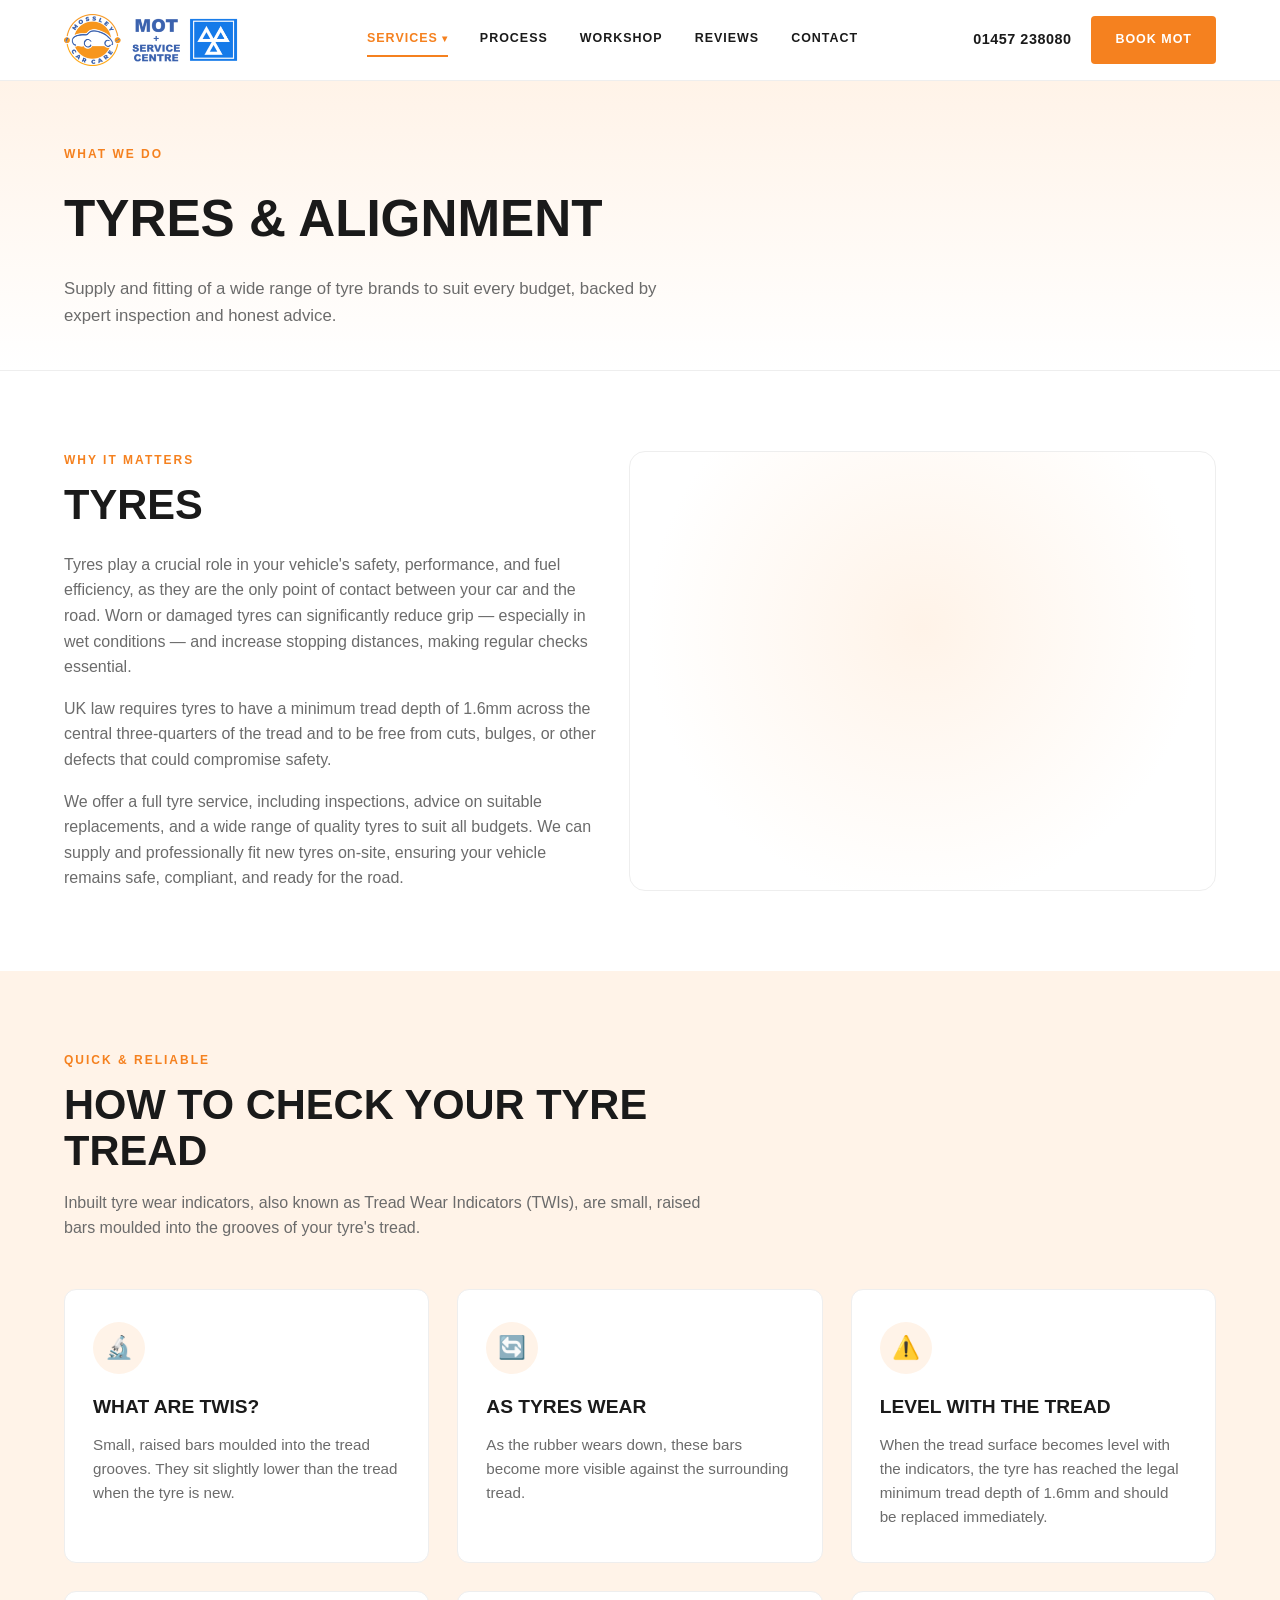
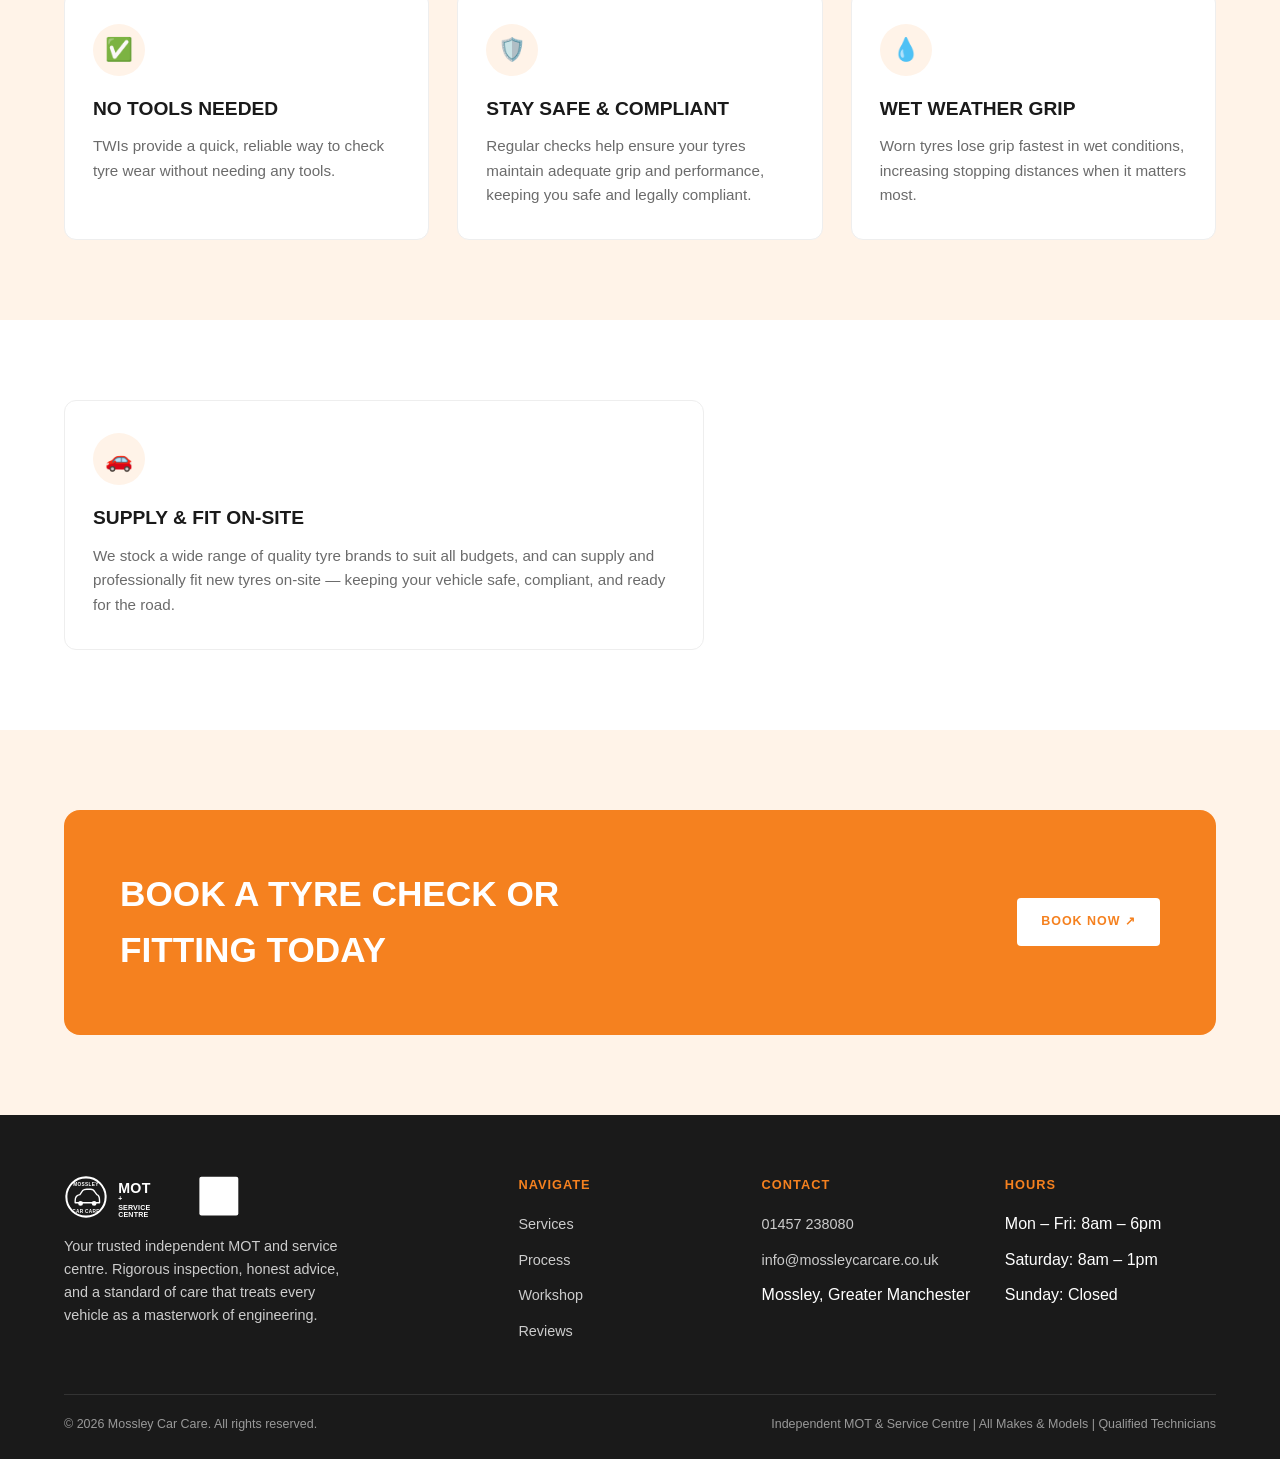
<file: tyres.html>
<!DOCTYPE html>
<html lang="en">
<head>
<meta charset="UTF-8">
<meta name="viewport" content="width=device-width, initial-scale=1.0">
<title>Tyres & Alignment | Mossley Car Care</title>
<meta name="description" content="Tyre inspection, advice, and fitting at Mossley Car Care. Learn how to check your tread depth and why it matters.">
<link rel="stylesheet" href="style.css">
</head>
<body>
<header>
  <div class="nav-wrap">
    <a href="index.html" class="logo">
      <img src="logo-mossley-car-care-mot-service-centre-mot-372x103.png" alt="Mossley Car Care - MOT and Service Centre" class="logo-img">
    </a>
    <nav class="main-nav">
      <ul>
        <li class="dropdown">
          <a href="services.html" class="dropdown-toggle active">Services <span class="caret">&#9662;</span></a>
          <ul class="dropdown-menu">
            <li><a href="mot-testing.html">MOT Testing</a></li>
            <li><a href="service-inspection.html">Full &amp; Interim Servicing</a></li>
            <li><a href="diagnostics.html">Diagnostics</a></li>
            <li><a href="brakes-suspension.html">Brakes &amp; Suspension</a></li>
            <li><a href="tyres.html">Tyres &amp; Alignment</a></li>
            <li><a href="air-conditioning.html">Air Conditioning</a></li>
            <li><a href="exhaust.html">Exhaust</a></li>
            <li><a href="batteries-electrics.html">Batteries &amp; Electrics</a></li>
          </ul>
        </li>
        <li><a href="process.html" class="">Process</a></li>
        <li><a href="workshop.html" class="">Workshop</a></li>
        <li><a href="reviews.html" class="">Reviews</a></li>
        <li><a href="contact.html" class="">Contact</a></li>
      </ul>
    </nav>
    <div class="nav-cta">
      <a href="tel:+441457238080" class="phone-link">01457 238080</a>
      <a href="contact.html" class="btn btn-primary">Book MOT</a>
      <button class="hamburger">&#9776;</button>
    </div>
  </div>
</header>

<section class="page-hero">
  <div class="container">
    <div class="eyebrow">What We Do</div>
    <h1>Tyres &amp; Alignment</h1>
    <p>Supply and fitting of a wide range of tyre brands to suit every budget, backed by expert inspection and honest advice.</p>
  </div>
</section>

<section>
  <div class="container">
    <div class="grid grid-2">
      <div>
        <div class="section-head" style="margin-bottom:24px;">
          <div class="eyebrow">Why It Matters</div>
          <h2>Tyres</h2>
        </div>
        <p style="color:var(--gray);margin-bottom:16px;">Tyres play a crucial role in your vehicle's safety, performance, and fuel efficiency, as they are the only point of contact between your car and the road. Worn or damaged tyres can significantly reduce grip &mdash; especially in wet conditions &mdash; and increase stopping distances, making regular checks essential.</p>
        <p style="color:var(--gray);margin-bottom:16px;">UK law requires tyres to have a minimum tread depth of 1.6mm across the central three-quarters of the tread and to be free from cuts, bulges, or other defects that could compromise safety.</p>
        <p style="color:var(--gray);">We offer a full tyre service, including inspections, advice on suitable replacements, and a wide range of quality tyres to suit all budgets. We can supply and professionally fit new tyres on-site, ensuring your vehicle remains safe, compliant, and ready for the road.</p>
      </div>
      <div class="hero-visual" style="aspect-ratio:4/3;"></div>
    </div>
  </div>
</section>

<section class="section-alt">
  <div class="container">
    <div class="section-head">
      <div class="eyebrow">Quick &amp; Reliable</div>
      <h2>How To Check Your Tyre Tread</h2>
      <p>Inbuilt tyre wear indicators, also known as Tread Wear Indicators (TWIs), are small, raised bars moulded into the grooves of your tyre's tread.</p>
    </div>
    <div class="grid grid-3">
      <div class="card">
        <div class="icon-circle">&#128300;</div>
        <h3>What Are TWIs?</h3>
        <p>Small, raised bars moulded into the tread grooves. They sit slightly lower than the tread when the tyre is new.</p>
      </div>
      <div class="card">
        <div class="icon-circle">&#128260;</div>
        <h3>As Tyres Wear</h3>
        <p>As the rubber wears down, these bars become more visible against the surrounding tread.</p>
      </div>
      <div class="card">
        <div class="icon-circle">&#9888;&#65039;</div>
        <h3>Level With The Tread</h3>
        <p>When the tread surface becomes level with the indicators, the tyre has reached the legal minimum tread depth of 1.6mm and should be replaced immediately.</p>
      </div>
      <div class="card">
        <div class="icon-circle">&#9989;</div>
        <h3>No Tools Needed</h3>
        <p>TWIs provide a quick, reliable way to check tyre wear without needing any tools.</p>
      </div>
      <div class="card">
        <div class="icon-circle">&#128737;&#65039;</div>
        <h3>Stay Safe &amp; Compliant</h3>
        <p>Regular checks help ensure your tyres maintain adequate grip and performance, keeping you safe and legally compliant.</p>
      </div>
      <div class="card">
        <div class="icon-circle">&#128167;</div>
        <h3>Wet Weather Grip</h3>
        <p>Worn tyres lose grip fastest in wet conditions, increasing stopping distances when it matters most.</p>
      </div>
    </div>
  </div>
</section>

<section>
  <div class="container">
    <div class="card" style="max-width:640px;">
      <div class="icon-circle">&#128663;</div>
      <h3>Supply &amp; Fit On-Site</h3>
      <p>We stock a wide range of quality tyre brands to suit all budgets, and can supply and professionally fit new tyres on-site &mdash; keeping your vehicle safe, compliant, and ready for the road.</p>
    </div>
  </div>
</section>

<section class="section-alt">
  <div class="container">
    <div class="cta-band">
      <h2>Book a tyre check or fitting today</h2>
      <a href="contact.html" class="btn btn-primary">Book Now &#8599;</a>
    </div>
  </div>
</section>

<footer>
  <div class="container">
    <div class="footer-grid">
      <div>
        <a href="index.html" class="logo" style="margin-bottom:16px;display:flex;">
          <img src="logo.svg" alt="Mossley Car Care" class="logo-img logo-img-footer">
        </a>
        <p style="margin-top:14px;max-width:280px;">Your trusted independent MOT and service centre. Rigorous inspection, honest advice, and a standard of care that treats every vehicle as a masterwork of engineering.</p>
      </div>
      <div>
        <h4>Navigate</h4>
        <ul>
          <li><a href="services.html">Services</a></li>
          <li><a href="process.html">Process</a></li>
          <li><a href="workshop.html">Workshop</a></li>
          <li><a href="reviews.html">Reviews</a></li>
        </ul>
      </div>
      <div>
        <h4>Contact</h4>
        <ul>
          <li><a href="tel:+441457238080">01457 238080</a></li>
          <li><a href="mailto:info@mossleycarcare.co.uk">info@mossleycarcare.co.uk</a></li>
          <li>Mossley, Greater Manchester</li>
        </ul>
      </div>
      <div>
        <h4>Hours</h4>
        <ul>
          <li>Mon &ndash; Fri: 8am &ndash; 6pm</li>
          <li>Saturday: 8am &ndash; 1pm</li>
          <li>Sunday: Closed</li>
        </ul>
      </div>
    </div>
    <div class="footer-bottom">
      <span>&copy; <span id="year"></span> Mossley Car Care. All rights reserved.</span>
      <span>Independent MOT &amp; Service Centre | All Makes &amp; Models | Qualified Technicians</span>
    </div>
  </div>
</footer>
<script src="script.js"></script>
</body>
</html>
</file>
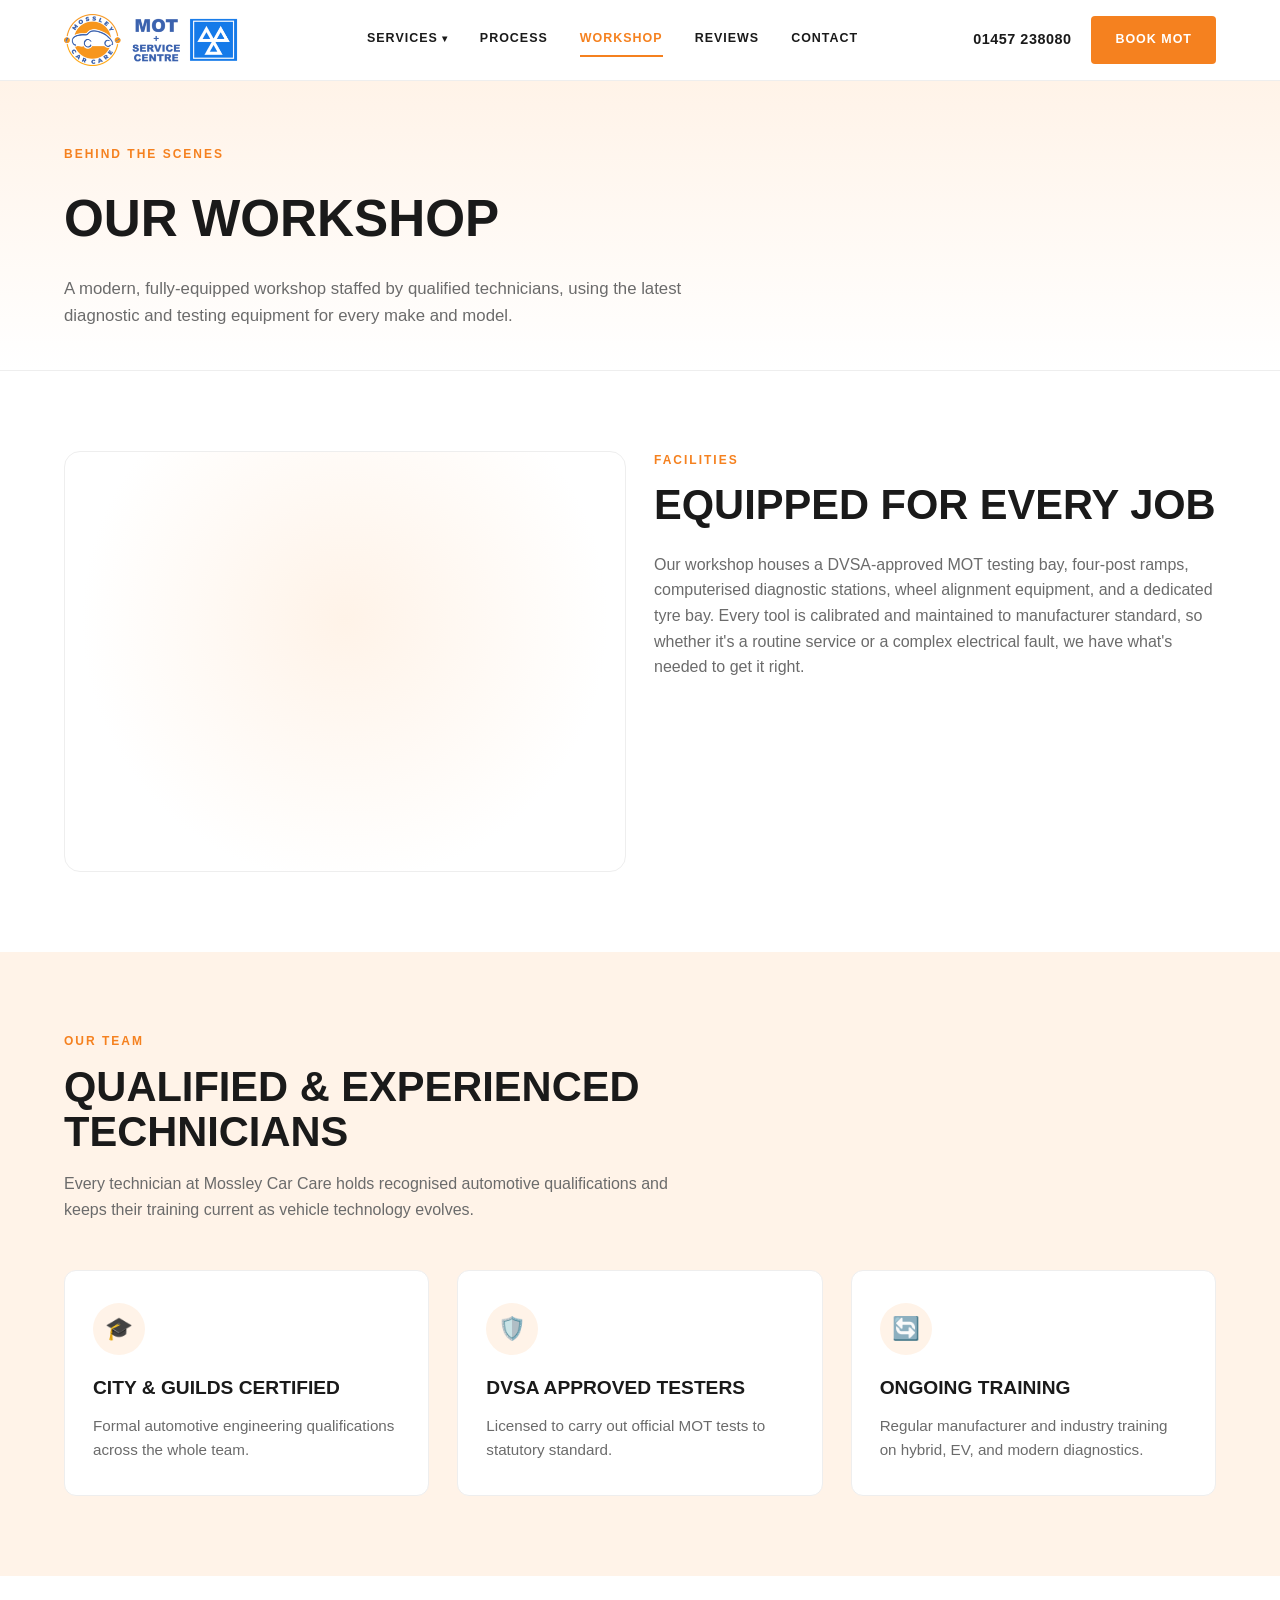
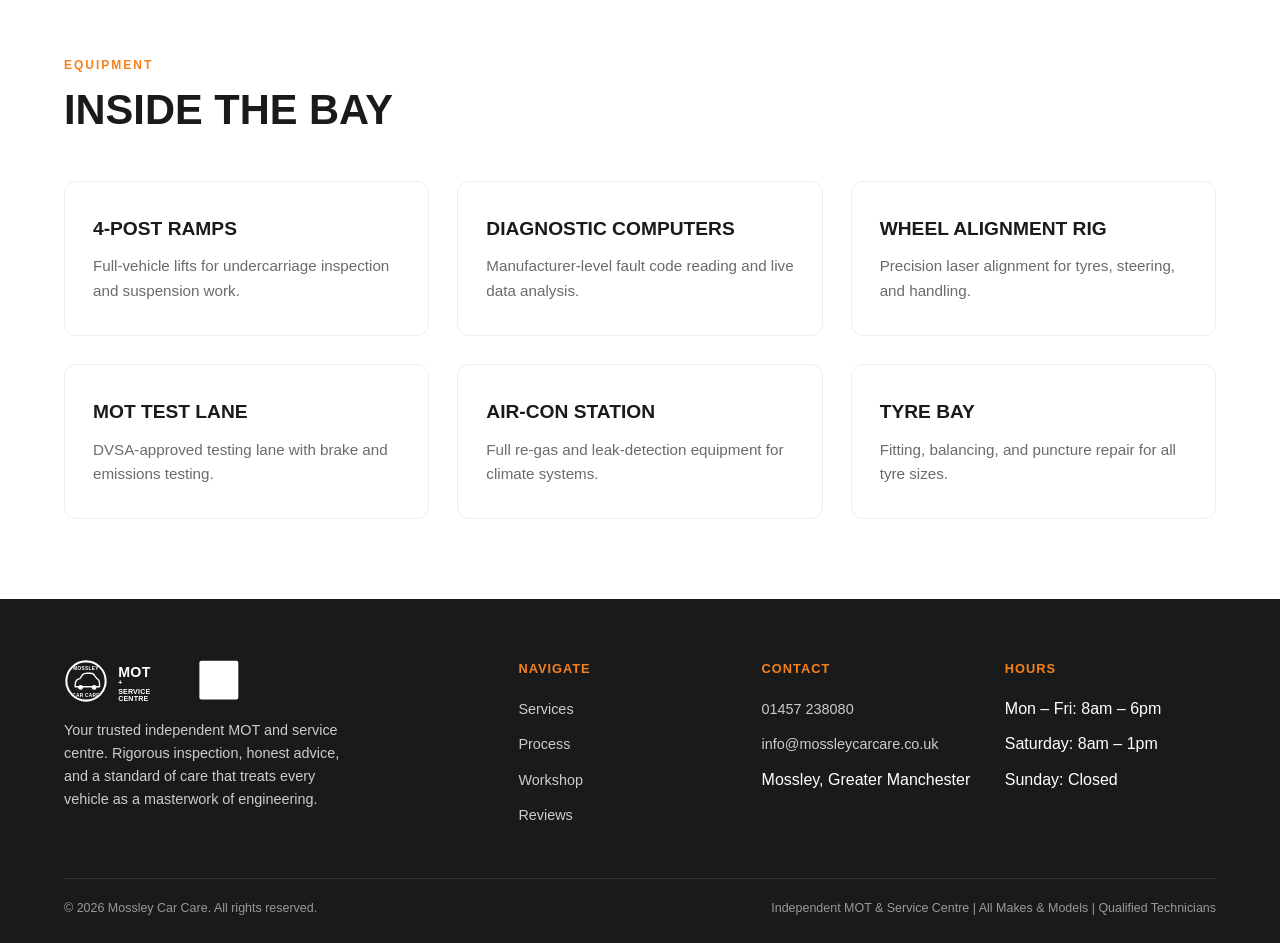
<file: workshop.html>
<!DOCTYPE html>
<html lang="en">
<head>
<meta charset="UTF-8">
<meta name="viewport" content="width=device-width, initial-scale=1.0">
<title>Workshop | Mossley Car Care</title>
<meta name="description" content="Take a look inside the Mossley Car Care workshop, our equipment, and our qualified technicians.">
<link rel="stylesheet" href="style.css">
</head>
<body>
<header>
  <div class="nav-wrap">
    <a href="index.html" class="logo">
      <img src="logo-mossley-car-care-mot-service-centre-mot-372x103.png" alt="Mossley Car Care - MOT and Service Centre" class="logo-img">
    </a>
    <nav class="main-nav">
      <ul>
        <li class="dropdown">
          <a href="services.html" class="dropdown-toggle">Services <span class="caret">&#9662;</span></a>
          <ul class="dropdown-menu">
            <li><a href="mot-testing.html">MOT Testing</a></li>
            <li><a href="service-inspection.html">Full &amp; Interim Servicing</a></li>
            <li><a href="diagnostics.html">Diagnostics</a></li>
            <li><a href="brakes-suspension.html">Brakes &amp; Suspension</a></li>
            <li><a href="tyres.html">Tyres &amp; Alignment</a></li>
            <li><a href="air-conditioning.html">Air Conditioning</a></li>
            <li><a href="exhaust.html">Exhaust</a></li>
            <li><a href="batteries-electrics.html">Batteries &amp; Electrics</a></li>
          </ul>
        </li>
        <li><a href="process.html" class="">Process</a></li>
        <li><a href="workshop.html" class="active">Workshop</a></li>
        <li><a href="reviews.html" class="">Reviews</a></li>
        <li><a href="contact.html" class="">Contact</a></li>
      </ul>
    </nav>
    <div class="nav-cta">
      <a href="tel:+441457238080" class="phone-link">01457 238080</a>
      <a href="contact.html" class="btn btn-primary">Book MOT</a>
      <button class="hamburger">&#9776;</button>
    </div>
  </div>
</header>

<section class="page-hero">
  <div class="container">
    <div class="eyebrow">Behind The Scenes</div>
    <h1>Our Workshop</h1>
    <p>A modern, fully-equipped workshop staffed by qualified technicians, using the latest diagnostic and testing equipment for every make and model.</p>
  </div>
</section>

<section>
  <div class="container">
    <div class="grid grid-2">
      <div class="hero-visual" style="aspect-ratio:4/3;"></div>
      <div>
        <div class="section-head" style="margin-bottom:24px;">
          <div class="eyebrow">Facilities</div>
          <h2>Equipped For Every Job</h2>
        </div>
        <p style="color:var(--gray);">Our workshop houses a DVSA-approved MOT testing bay, four-post ramps, computerised diagnostic stations, wheel alignment equipment, and a dedicated tyre bay. Every tool is calibrated and maintained to manufacturer standard, so whether it's a routine service or a complex electrical fault, we have what's needed to get it right.</p>
      </div>
    </div>
  </div>
</section>

<section class="section-alt">
  <div class="container">
    <div class="section-head">
      <div class="eyebrow">Our Team</div>
      <h2>Qualified &amp; Experienced Technicians</h2>
      <p>Every technician at Mossley Car Care holds recognised automotive qualifications and keeps their training current as vehicle technology evolves.</p>
    </div>
    <div class="grid grid-3">
      <div class="card">
        <div class="icon-circle">&#127891;</div>
        <h3>City &amp; Guilds Certified</h3>
        <p>Formal automotive engineering qualifications across the whole team.</p>
      </div>
      <div class="card">
        <div class="icon-circle">&#128737;&#65039;</div>
        <h3>DVSA Approved Testers</h3>
        <p>Licensed to carry out official MOT tests to statutory standard.</p>
      </div>
      <div class="card">
        <div class="icon-circle">&#128260;</div>
        <h3>Ongoing Training</h3>
        <p>Regular manufacturer and industry training on hybrid, EV, and modern diagnostics.</p>
      </div>
    </div>
  </div>
</section>

<section>
  <div class="container">
    <div class="section-head">
      <div class="eyebrow">Equipment</div>
      <h2>Inside The Bay</h2>
    </div>
    <div class="grid grid-3">
      <div class="card"><h3>4-Post Ramps</h3><p>Full-vehicle lifts for undercarriage inspection and suspension work.</p></div>
      <div class="card"><h3>Diagnostic Computers</h3><p>Manufacturer-level fault code reading and live data analysis.</p></div>
      <div class="card"><h3>Wheel Alignment Rig</h3><p>Precision laser alignment for tyres, steering, and handling.</p></div>
      <div class="card"><h3>MOT Test Lane</h3><p>DVSA-approved testing lane with brake and emissions testing.</p></div>
      <div class="card"><h3>Air-Con Station</h3><p>Full re-gas and leak-detection equipment for climate systems.</p></div>
      <div class="card"><h3>Tyre Bay</h3><p>Fitting, balancing, and puncture repair for all tyre sizes.</p></div>
    </div>
  </div>
</section>

<footer>
  <div class="container">
    <div class="footer-grid">
      <div>
        <a href="index.html" class="logo" style="margin-bottom:16px;display:flex;">
          <img src="logo.svg" alt="Mossley Car Care" class="logo-img logo-img-footer">
        </a>
        <p style="margin-top:14px;max-width:280px;">Your trusted independent MOT and service centre. Rigorous inspection, honest advice, and a standard of care that treats every vehicle as a masterwork of engineering.</p>
      </div>
      <div>
        <h4>Navigate</h4>
        <ul>
          <li><a href="services.html">Services</a></li>
          <li><a href="process.html">Process</a></li>
          <li><a href="workshop.html">Workshop</a></li>
          <li><a href="reviews.html">Reviews</a></li>
        </ul>
      </div>
      <div>
        <h4>Contact</h4>
        <ul>
          <li><a href="tel:+441457238080">01457 238080</a></li>
          <li><a href="mailto:info@mossleycarcare.co.uk">info@mossleycarcare.co.uk</a></li>
          <li>Mossley, Greater Manchester</li>
        </ul>
      </div>
      <div>
        <h4>Hours</h4>
        <ul>
          <li>Mon &ndash; Fri: 8am &ndash; 6pm</li>
          <li>Saturday: 8am &ndash; 1pm</li>
          <li>Sunday: Closed</li>
        </ul>
      </div>
    </div>
    <div class="footer-bottom">
      <span>&copy; <span id="year"></span> Mossley Car Care. All rights reserved.</span>
      <span>Independent MOT &amp; Service Centre | All Makes &amp; Models | Qualified Technicians</span>
    </div>
  </div>
</footer>
<script src="script.js"></script>
</body>
</html>
</file>
<file: style.css>
:root{
  --orange:#f5811f;
  --orange-dark:#d96b0f;
  --orange-light:#fff3e8;
  --black:#1a1a1a;
  --gray:#6b6b6b;
  --border:#eee;
  --white:#ffffff;
}
*{box-sizing:border-box;margin:0;padding:0;}
html{scroll-behavior:smooth;}
body{
  font-family:'Helvetica Neue',Arial,sans-serif;
  color:var(--black);
  background:var(--white);
  line-height:1.6;
}
a{text-decoration:none;color:inherit;}
ul{list-style:none;}
img{max-width:100%;display:block;}
.container{max-width:1200px;margin:0 auto;padding:0 24px;}

/* Header */
header{
  border-bottom:1px solid var(--border);
  position:sticky;top:0;background:#fff;z-index:100;
}
.nav-wrap{
  display:flex;align-items:center;justify-content:space-between;
  padding:14px 24px;max-width:1200px;margin:0 auto;
}
.logo{display:flex;align-items:center;}
nav.main-nav ul{display:flex;gap:32px;}
nav.main-nav > ul > li{position:relative;}
nav.main-nav a{
  font-size:.78rem;letter-spacing:1px;text-transform:uppercase;
  font-weight:600;color:var(--black);
  transition:color .2s;
  padding:6px 0;
  border-bottom:2px solid transparent;
  display:inline-flex;align-items:center;gap:4px;
}
nav.main-nav a:hover, nav.main-nav a.active{
  color:var(--orange);border-color:var(--orange);
}
.caret{font-size:.65rem;transition:transform .2s;}
.dropdown:hover .caret{transform:rotate(180deg);}

/* Dropdown menu */
.dropdown{position:relative;}
.dropdown-menu{
  position:absolute;top:100%;left:-16px;
  background:#fff;border:1px solid var(--border);border-radius:8px;
  box-shadow:0 12px 30px rgba(0,0,0,.08);
  padding:10px;min-width:230px;
  opacity:0;visibility:hidden;transform:translateY(8px);
  transition:opacity .2s, transform .2s, visibility .2s;
  z-index:200;
  display:flex;flex-direction:column;gap:2px;
}
.dropdown:hover .dropdown-menu,
.dropdown.open .dropdown-menu{
  opacity:1;visibility:visible;transform:translateY(0);
}
.dropdown-menu li{width:100%;}
.dropdown-menu a{
  display:block;padding:10px 12px;border-radius:6px;
  font-size:.78rem;letter-spacing:.5px;text-transform:none;
  font-weight:600;color:var(--black);border-bottom:none;
  white-space:nowrap;
}
.dropdown-menu a:hover{background:var(--orange-light);color:var(--orange-dark);}

.btn{
  display:inline-flex;align-items:center;gap:8px;
  padding:12px 22px;font-size:.78rem;letter-spacing:1px;
  text-transform:uppercase;font-weight:700;border-radius:4px;
  border:2px solid transparent;cursor:pointer;transition:all .2s;
}
.btn-primary{background:var(--orange);color:#fff;}
.btn-primary:hover{background:var(--orange-dark);}
.btn-outline{background:transparent;color:var(--black);border-bottom:1px solid var(--black);border-radius:0;padding:6px 0;}
.btn-outline:hover{color:var(--orange);border-color:var(--orange);}
.nav-cta{display:flex;align-items:center;gap:20px;}
.hamburger{display:none;font-size:1.5rem;background:none;border:none;cursor:pointer;}

/* Hero */
.hero{
  position:relative;overflow:hidden;
  background:
    linear-gradient(180deg, rgba(245,129,31,.04), rgba(245,129,31,0)),
    repeating-linear-gradient(0deg, transparent, transparent 59px, var(--border) 60px),
    repeating-linear-gradient(90deg, transparent, transparent 59px, var(--border) 60px);
  padding:70px 0 90px;
}
.hero-tag{
  display:flex;flex-wrap:wrap;gap:10px;align-items:center;
  font-size:.72rem;letter-spacing:1.5px;text-transform:uppercase;
  color:var(--gray);font-weight:600;margin-bottom:40px;
}
.hero-tag .dot{width:6px;height:6px;border-radius:50%;background:var(--orange);}
.hero-tag span.sep{color:var(--orange);}
.hero-grid{display:grid;grid-template-columns:1.3fr 1fr;gap:40px;align-items:center;}
.hero h1{
  font-size:clamp(2.6rem,6vw,4.6rem);
  font-weight:900;color:var(--orange);text-transform:uppercase;
  line-height:1.02;letter-spacing:-1px;margin-bottom:24px;
}
.hero p.lead{font-size:1.1rem;color:var(--gray);max-width:520px;margin-bottom:36px;}
.hero-actions{display:flex;gap:28px;align-items:center;flex-wrap:wrap;}
.hero-visual{
  aspect-ratio:1/1;border-radius:16px;
  background:radial-gradient(circle at 50% 40%, var(--orange-light), #fff 70%);
  border:1px solid var(--border);
  display:flex;align-items:center;justify-content:center;
  padding:40px;
}
.hero-logo-img{
  width:100%;
  height:auto;
  max-width:280px;
}

/* Page header (non-home) */
.page-hero{
  padding:64px 0 40px;border-bottom:1px solid var(--border);
  background:linear-gradient(180deg, var(--orange-light), #fff);
}
.page-hero .eyebrow{
  color:var(--orange);font-weight:700;letter-spacing:2px;
  text-transform:uppercase;font-size:.75rem;margin-bottom:14px;
}
.page-hero h1{font-size:clamp(2rem,4.5vw,3.2rem);font-weight:900;text-transform:uppercase;color:var(--black);margin-bottom:16px;}
.page-hero p{color:var(--gray);max-width:640px;font-size:1.05rem;}

section{padding:80px 0;}
.section-alt{background:var(--orange-light);}
.section-head{max-width:640px;margin-bottom:48px;}
.section-head .eyebrow{color:var(--orange);font-weight:700;letter-spacing:2px;text-transform:uppercase;font-size:.75rem;margin-bottom:12px;}
.section-head h2{font-size:clamp(1.7rem,3.5vw,2.6rem);font-weight:900;text-transform:uppercase;line-height:1.1;}
.section-head p{color:var(--gray);margin-top:16px;}

/* Cards / grids */
.grid{display:grid;gap:28px;}
.grid-3{grid-template-columns:repeat(3,1fr);}
.grid-2{grid-template-columns:repeat(2,1fr);}
.card{
  border:1px solid var(--border);border-radius:12px;padding:32px 28px;
  background:#fff;transition:box-shadow .2s, transform .2s;
  scroll-margin-top:100px;
}
.card:hover{box-shadow:0 12px 30px rgba(245,129,31,.12);transform:translateY(-4px);}
.card .num{
  font-weight:900;color:var(--orange);font-size:.85rem;letter-spacing:1px;margin-bottom:14px;
}
.card h3{font-size:1.2rem;font-weight:800;text-transform:uppercase;margin-bottom:10px;}
.card p{color:var(--gray);font-size:.95rem;}
.icon-circle{
  width:52px;height:52px;border-radius:50%;background:var(--orange-light);
  display:flex;align-items:center;justify-content:center;font-size:1.4rem;margin-bottom:18px;color:var(--orange);
}

/* Steps (process) */
.steps{display:flex;flex-direction:column;}
.step{
  display:grid;grid-template-columns:90px 1fr;gap:24px;
  padding:32px 0;border-bottom:1px solid var(--border);
}
.step:last-child{border-bottom:none;}
.step .step-num{
  font-size:2.4rem;font-weight:900;color:var(--orange-light);
  -webkit-text-stroke:1.5px var(--orange);
}
.step h3{font-size:1.3rem;font-weight:800;text-transform:uppercase;margin-bottom:8px;}
.step p{color:var(--gray);}

/* Stats */
.stats{display:flex;justify-content:space-between;flex-wrap:wrap;gap:24px;border-top:1px solid var(--border);border-bottom:1px solid var(--border);padding:40px 0;}
.stat{text-align:center;flex:1;min-width:140px;}
.stat .num{font-size:2.4rem;font-weight:900;color:var(--orange);}
.stat .label{font-size:.8rem;text-transform:uppercase;letter-spacing:1px;color:var(--gray);}

/* Reviews */
.review-card{border:1px solid var(--border);border-radius:12px;padding:28px;background:#fff;}
.stars{color:var(--orange);letter-spacing:2px;margin-bottom:14px;font-size:1.1rem;}
.review-card p.quote{color:var(--black);margin-bottom:18px;font-style:italic;}
.review-author{font-weight:800;text-transform:uppercase;font-size:.85rem;}
.review-source{color:var(--gray);font-size:.78rem;}

/* Contact */
.contact-grid{display:grid;grid-template-columns:1fr 1fr;gap:48px;}
.contact-info .info-block{margin-bottom:28px;}
.contact-info h4{text-transform:uppercase;font-size:.8rem;letter-spacing:1px;color:var(--orange);font-weight:700;margin-bottom:8px;}
.contact-info p{color:var(--black);}
form{display:flex;flex-direction:column;gap:16px;}
form label{font-size:.78rem;text-transform:uppercase;letter-spacing:1px;font-weight:700;color:var(--black);}
form input, form textarea, form select{
  padding:13px 14px;border:1px solid var(--border);border-radius:6px;font-size:.95rem;font-family:inherit;background:#fafafa;
}
form input:focus, form textarea:focus, form select:focus{outline:none;border-color:var(--orange);background:#fff;}
.map-box{
  border-radius:12px;border:1px solid var(--border);
  background:repeating-linear-gradient(45deg, var(--orange-light), var(--orange-light) 10px, #fff 10px, #fff 20px);
  min-height:260px;display:flex;align-items:center;justify-content:center;
  color:var(--gray);font-weight:700;text-transform:uppercase;font-size:.85rem;letter-spacing:1px;
}

/* CTA band */
.cta-band{
  background:var(--orange);color:#fff;border-radius:16px;padding:56px;
  display:flex;justify-content:space-between;align-items:center;flex-wrap:wrap;gap:24px;
}
.cta-band h2{font-size:clamp(1.6rem,3vw,2.2rem);font-weight:900;text-transform:uppercase;max-width:500px;}
.cta-band .btn-primary{background:#fff;color:var(--orange);}
.cta-band .btn-primary:hover{background:#f2f2f2;}

/* Footer */
footer{background:var(--black);color:#fff;padding:60px 0 24px;}
.footer-grid{display:grid;grid-template-columns:2fr 1fr 1fr 1fr;gap:32px;margin-bottom:40px;}
.footer-grid h4{text-transform:uppercase;font-size:.8rem;letter-spacing:1px;color:var(--orange);margin-bottom:16px;}
.footer-grid p, .footer-grid a{color:#ccc;font-size:.9rem;}
.footer-grid ul li{margin-bottom:10px;}
.footer-grid a:hover{color:var(--orange);}
.footer-bottom{
  border-top:1px solid #333;padding-top:20px;
  display:flex;justify-content:space-between;flex-wrap:wrap;gap:12px;
  font-size:.78rem;color:#999;
}

/* Logo image */
.logo-img{
  height:52px;width:auto;display:block;
}
.logo-img-footer{
  height:44px;filter:brightness(0) invert(1);
}
.phone-link{
  font-weight:800;color:var(--black);font-size:.9rem;letter-spacing:.5px;
  transition:color .2s;
}
.phone-link:hover{color:var(--orange);}

@media(max-width:900px){
  nav.main-nav{display:none;}
  nav.main-nav.open{
    display:block;position:absolute;top:100%;left:0;right:0;
    background:#fff;border-bottom:1px solid var(--border);
    padding:16px 24px;
  }
  nav.main-nav.open ul{flex-direction:column;gap:0;}
  nav.main-nav.open .dropdown-menu{
    position:static;opacity:1;visibility:visible;transform:none;
    box-shadow:none;border:none;padding:0 0 0 16px;display:none;
  }
  nav.main-nav.open .dropdown.open .dropdown-menu{display:flex;}
  .hamburger{display:block;}
  .hero-grid{grid-template-columns:1fr;}
  .hero-visual{display:none;}
  .grid-3{grid-template-columns:1fr;}
  .grid-2{grid-template-columns:1fr;}
  .contact-grid{grid-template-columns:1fr;}
  .footer-grid{grid-template-columns:1fr 1fr;}
  .step{grid-template-columns:60px 1fr;}
  .phone-link{display:none;}
  .logo-img{height:42px;}
}
</file>
